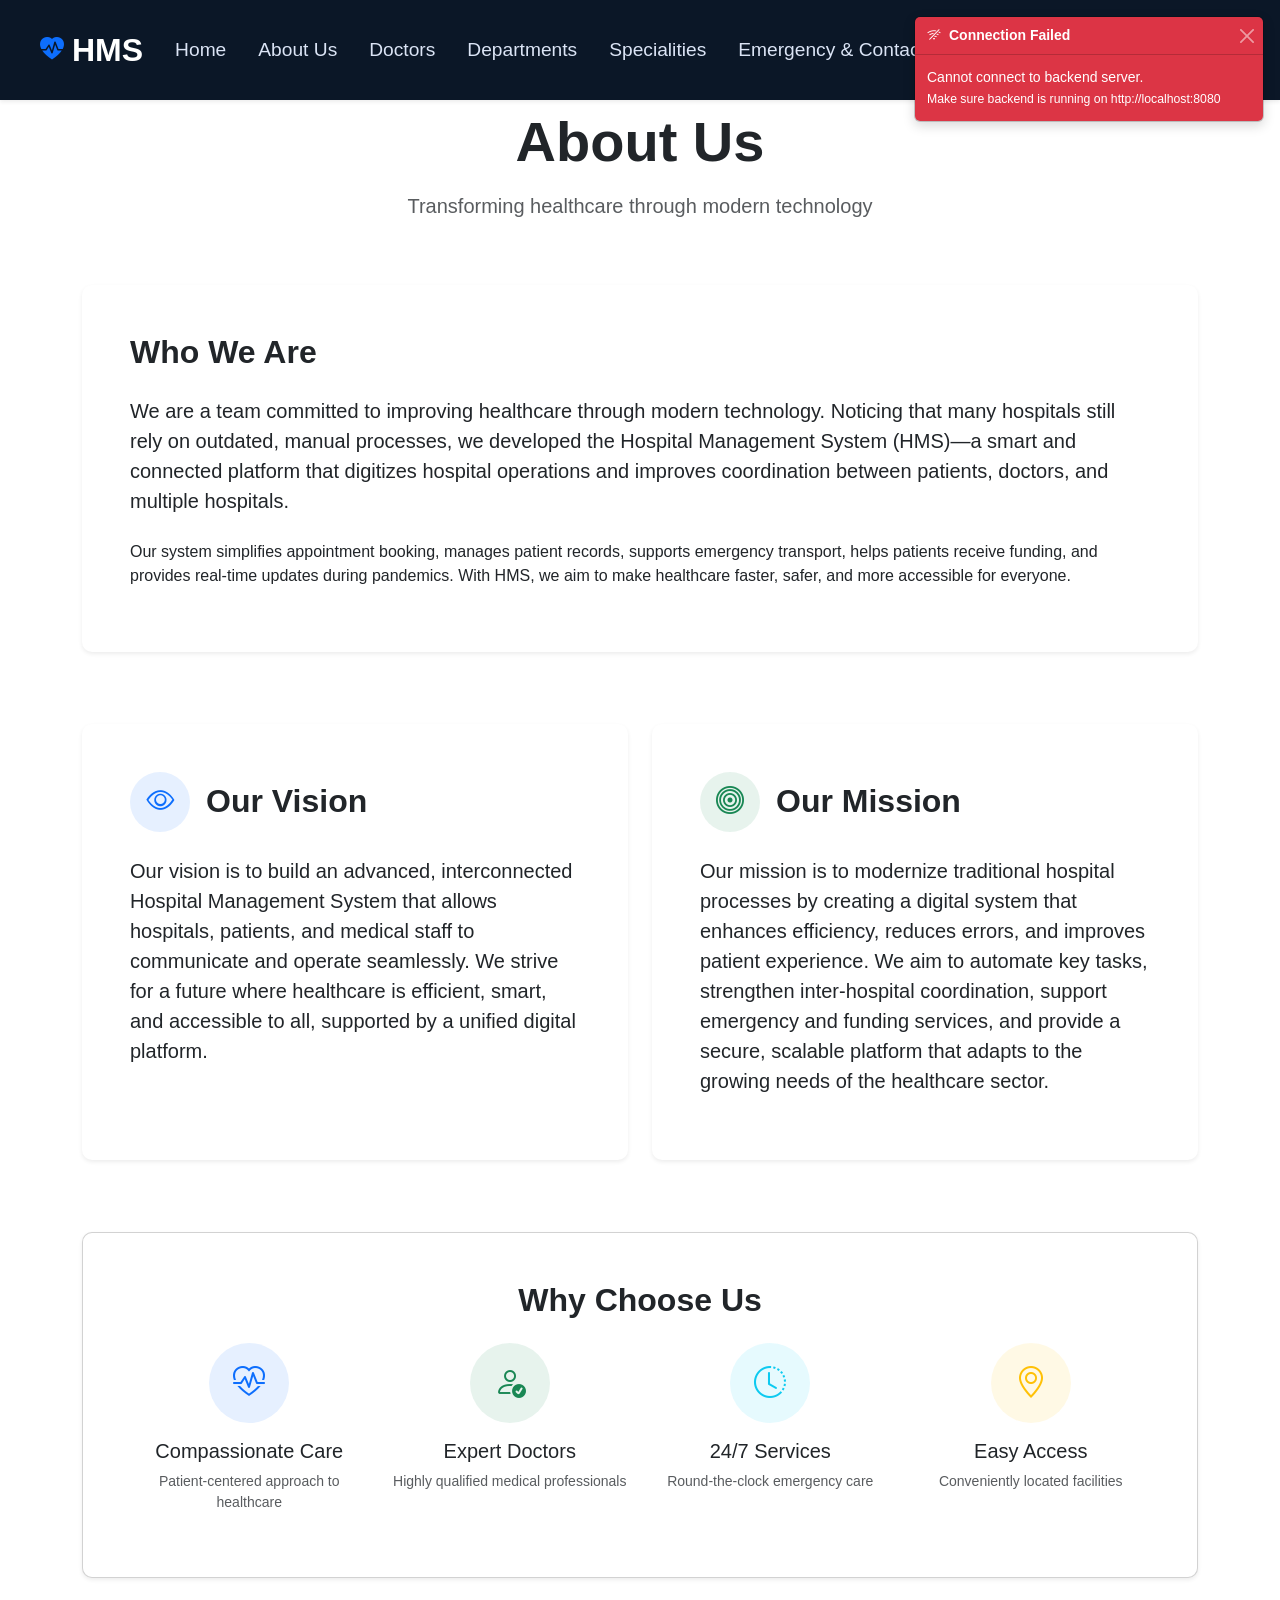
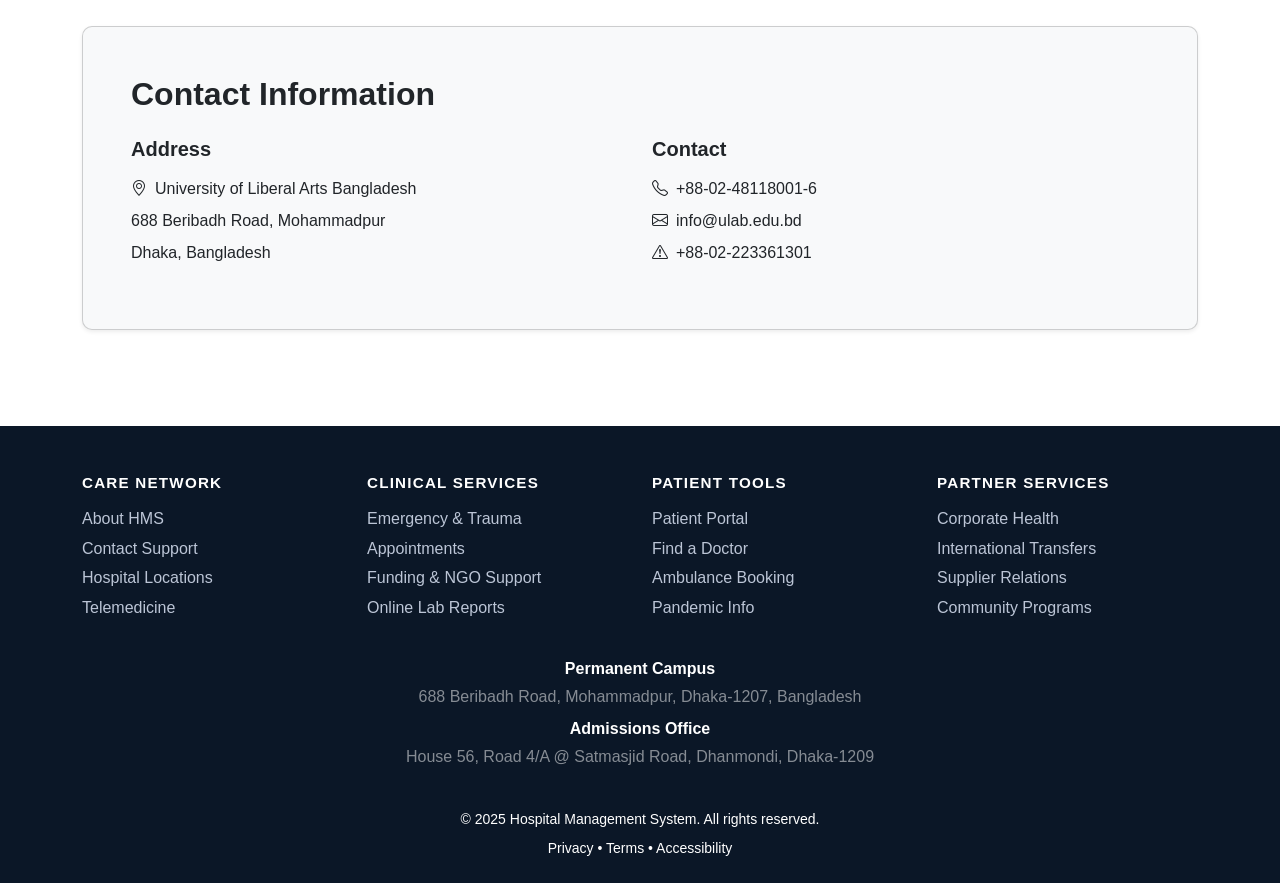
<file: HospitalManagementSystem/HospitalManagementSystem/hospital-frontend-html/about.html>
<!DOCTYPE html>
<html lang="en">
<head>
    <meta charset="UTF-8">
    <meta name="viewport" content="width=device-width, initial-scale=1.0">
    <title>About Us - Hospital Management System</title>
    <link href="https://cdn.jsdelivr.net/npm/bootstrap@5.3.2/dist/css/bootstrap.min.css" rel="stylesheet">
    <link rel="stylesheet" href="https://cdn.jsdelivr.net/npm/bootstrap-icons@1.11.1/font/bootstrap-icons.css">
    <link rel="stylesheet" href="css/style.css">
    <style>
        /* Add padding to body to accommodate fixed navbar */
        body {
            padding-top: 60px;
        }
    </style>
</head>
<body>
    <!-- Connection Status Notification -->
    <div class="position-fixed top-0 end-0 p-3" style="z-index: 9999;">
        <div id="connectionToast" class="toast" role="alert" aria-live="assertive" aria-atomic="true">
            <div class="toast-header">
                <i class="bi bi-wifi me-2" id="connectionIcon"></i>
                <strong class="me-auto" id="connectionTitle">Checking Connection...</strong>
                <button type="button" class="btn-close" data-bs-dismiss="toast"></button>
            </div>
            <div class="toast-body" id="connectionMessage">
                Connecting to backend server...
            </div>
        </div>
    </div>

    <!-- Navigation -->
    <nav class="navbar navbar-expand-lg navbar-light bg-white shadow-sm fixed-top">
        <div class="container-fluid d-flex align-items-center h-100 px-3">
            <a class="navbar-brand d-flex align-items-center ms-4" href="index.html">
                <i class="bi bi-heart-pulse-fill text-primary me-2 fs-4"></i>
                <span class="fw-bold">HMS</span>
            </a>
            <button class="navbar-toggler" type="button" data-bs-toggle="collapse" data-bs-target="#navbarNav">
                <span class="navbar-toggler-icon"></span>
            </button>
            <div class="collapse navbar-collapse" id="navbarNav">
                <ul class="navbar-nav me-auto">
                    <li class="nav-item"><a class="nav-link" href="index.html">Home</a></li>
                    <li class="nav-item"><a class="nav-link active" href="about.html">About Us</a></li>
                    <li class="nav-item"><a class="nav-link" href="doctors.html">Doctors</a></li>
                    <li class="nav-item"><a class="nav-link" href="departments.html">Departments</a></li>
                    <li class="nav-item"><a class="nav-link" href="index.html#specialities">Specialities</a></li>
                    <li class="nav-item"><a class="nav-link" href="emergency.html">Emergency &amp; Contact</a></li>
                </ul>
                <ul class="navbar-nav ms-auto me-4">
                    <li class="nav-item"><a class="nav-link" href="login.html">Login</a></li>
                    <li class="nav-item"><a class="nav-link" href="register.html">Register</a></li>
                </ul>
            </div>
        </div>
    </nav>

    <!-- Main Content -->
    <main class="container my-5">
        <div class="row mb-5">
            <div class="col-12 text-center">
                <h1 class="display-4 fw-bold mb-3">About Us</h1>
                <p class="lead text-muted">Transforming healthcare through modern technology</p>
            </div>
        </div>

        <!-- Introduction Section -->
        <div class="row mb-5">
            <div class="col-12">
                <div class="card shadow-sm border-0 mb-4">
                    <div class="card-body p-5">
                        <h2 class="fw-bold mb-4">Who We Are</h2>
                        <p class="lead mb-4">We are a team committed to improving healthcare through modern technology. Noticing that many hospitals still rely on outdated, manual processes, we developed the Hospital Management System (HMS)—a smart and connected platform that digitizes hospital operations and improves coordination between patients, doctors, and multiple hospitals.</p>
                        <p class="mb-3">Our system simplifies appointment booking, manages patient records, supports emergency transport, helps patients receive funding, and provides real-time updates during pandemics. With HMS, we aim to make healthcare faster, safer, and more accessible for everyone.</p>
                    </div>
                </div>
            </div>
        </div>

        <!-- Vision and Mission Section -->
        <div class="row mb-5">
            <div class="col-md-6 mb-4">
                <div class="card shadow-sm border-0 h-100">
                    <div class="card-body p-5">
                        <div class="d-flex align-items-center mb-4">
                            <div class="bg-primary bg-opacity-10 rounded-circle d-inline-flex align-items-center justify-content-center me-3" style="width: 60px; height: 60px;">
                                <i class="bi bi-eye fs-3 text-primary"></i>
                            </div>
                            <h2 class="fw-bold mb-0">Our Vision</h2>
                        </div>
                        <p class="lead">Our vision is to build an advanced, interconnected Hospital Management System that allows hospitals, patients, and medical staff to communicate and operate seamlessly. We strive for a future where healthcare is efficient, smart, and accessible to all, supported by a unified digital platform.</p>
                    </div>
                </div>
            </div>
            <div class="col-md-6 mb-4">
                <div class="card shadow-sm border-0 h-100">
                    <div class="card-body p-5">
                        <div class="d-flex align-items-center mb-4">
                            <div class="bg-success bg-opacity-10 rounded-circle d-inline-flex align-items-center justify-content-center me-3" style="width: 60px; height: 60px;">
                                <i class="bi bi-bullseye fs-3 text-success"></i>
                            </div>
                            <h2 class="fw-bold mb-0">Our Mission</h2>
                        </div>
                        <p class="lead">Our mission is to modernize traditional hospital processes by creating a digital system that enhances efficiency, reduces errors, and improves patient experience. We aim to automate key tasks, strengthen inter-hospital coordination, support emergency and funding services, and provide a secure, scalable platform that adapts to the growing needs of the healthcare sector.</p>
                    </div>
                </div>
            </div>
        </div>

        <div class="card shadow-sm mb-5">
            <div class="card-body p-5">
                <h2 class="fw-bold mb-4 text-center">Why Choose Us</h2>
                <div class="row g-4">
                    <div class="col-md-6 col-lg-3 text-center">
                        <div class="bg-primary bg-opacity-10 rounded-circle d-inline-flex align-items-center justify-content-center mb-3" style="width: 80px; height: 80px;">
                            <i class="bi bi-heart-pulse fs-2 text-primary"></i>
                        </div>
                        <h5>Compassionate Care</h5>
                        <p class="text-muted small">Patient-centered approach to healthcare</p>
                    </div>
                    <div class="col-md-6 col-lg-3 text-center">
                        <div class="bg-success bg-opacity-10 rounded-circle d-inline-flex align-items-center justify-content-center mb-3" style="width: 80px; height: 80px;">
                            <i class="bi bi-person-check fs-2 text-success"></i>
                        </div>
                        <h5>Expert Doctors</h5>
                        <p class="text-muted small">Highly qualified medical professionals</p>
                    </div>
                    <div class="col-md-6 col-lg-3 text-center">
                        <div class="bg-info bg-opacity-10 rounded-circle d-inline-flex align-items-center justify-content-center mb-3" style="width: 80px; height: 80px;">
                            <i class="bi bi-clock-history fs-2 text-info"></i>
                        </div>
                        <h5>24/7 Services</h5>
                        <p class="text-muted small">Round-the-clock emergency care</p>
                    </div>
                    <div class="col-md-6 col-lg-3 text-center">
                        <div class="bg-warning bg-opacity-10 rounded-circle d-inline-flex align-items-center justify-content-center mb-3" style="width: 80px; height: 80px;">
                            <i class="bi bi-geo-alt fs-2 text-warning"></i>
                        </div>
                        <h5>Easy Access</h5>
                        <p class="text-muted small">Conveniently located facilities</p>
                    </div>
                </div>
            </div>
        </div>

        <div class="card shadow-sm bg-light">
            <div class="card-body p-5">
                <h2 class="fw-bold mb-4">Contact Information</h2>
                <div class="row">
                    <div class="col-md-6">
                        <h5 class="fw-bold mb-3">Address</h5>
                        <p class="mb-2"><i class="bi bi-geo-alt me-2"></i>University of Liberal Arts Bangladesh</p>
                        <p class="mb-2">688 Beribadh Road, Mohammadpur</p>
                        <p>Dhaka, Bangladesh</p>
                    </div>
                    <div class="col-md-6">
                        <h5 class="fw-bold mb-3">Contact</h5>
                        <p class="mb-2"><i class="bi bi-telephone me-2"></i>+88-02-48118001-6</p>
                        <p class="mb-2"><i class="bi bi-envelope me-2"></i>info@ulab.edu.bd</p>
                        <p><i class="bi bi-exclamation-triangle me-2"></i>+88-02-223361301</p>
                    </div>
                </div>
            </div>
        </div>
    </main>

    <!-- Footer -->
    <footer class="site-footer pt-5 pb-4 mt-5">
        <div class="container">
            <div class="row g-4">
                <div class="col-md-3">
                    <h6 class="footer-heading">Care Network</h6>
                    <ul class="footer-links">
                        <li><a href="#">About HMS</a></li>
                        <li><a href="#">Contact Support</a></li>
                        <li><a href="#">Hospital Locations</a></li>
                        <li><a href="#">Telemedicine</a></li>
                    </ul>
                </div>
                <div class="col-md-3">
                    <h6 class="footer-heading">Clinical Services</h6>
                    <ul class="footer-links">
                        <li><a href="#">Emergency & Trauma</a></li>
                        <li><a href="#">Appointments</a></li>
                        <li><a href="#">Funding & NGO Support</a></li>
                        <li><a href="#">Online Lab Reports</a></li>
                    </ul>
                </div>
                <div class="col-md-3">
                    <h6 class="footer-heading">Patient Tools</h6>
                    <ul class="footer-links">
                        <li><a href="#">Patient Portal</a></li>
                        <li><a href="#">Find a Doctor</a></li>
                        <li><a href="#">Ambulance Booking</a></li>
                        <li><a href="#">Pandemic Info</a></li>
                    </ul>
                </div>
                <div class="col-md-3">
                    <h6 class="footer-heading">Partner Services</h6>
                    <ul class="footer-links">
                        <li><a href="#">Corporate Health</a></li>
                        <li><a href="#">International Transfers</a></li>
                        <li><a href="#">Supplier Relations</a></li>
                        <li><a href="#">Community Programs</a></li>
                    </ul>
                </div>
            </div>
            <div class="row g-4 mt-2">
                <div class="col-12 col-lg-8 mx-auto text-center">
                    <p class="mb-1 fw-semibold text-white">Permanent Campus</p>
                    <p class="mb-2 text-white-50">688 Beribadh Road, Mohammadpur, Dhaka-1207, Bangladesh</p>
                    <p class="mb-1 fw-semibold text-white">Admissions Office</p>
                    <p class="mb-0 text-white-50">House 56, Road 4/A @ Satmasjid Road, Dhanmondi, Dhaka-1209</p>
                </div>
            </div>
            <div class="row g-4 mt-3">
                <div class="col-12 text-center">
                    <p class="mb-2 small text-white">&copy; 2025 Hospital Management System. All rights reserved.</p>
                    <p class="mb-0 small text-white">Privacy • Terms • Accessibility</p>
                </div>
            </div>
        </div>
    </footer>

    <script src="https://cdn.jsdelivr.net/npm/bootstrap@5.3.2/dist/js/bootstrap.bundle.min.js"></script>
    <script src="js/api.js"></script>
    <script src="js/main.js"></script>
</body>
</html>
</file>
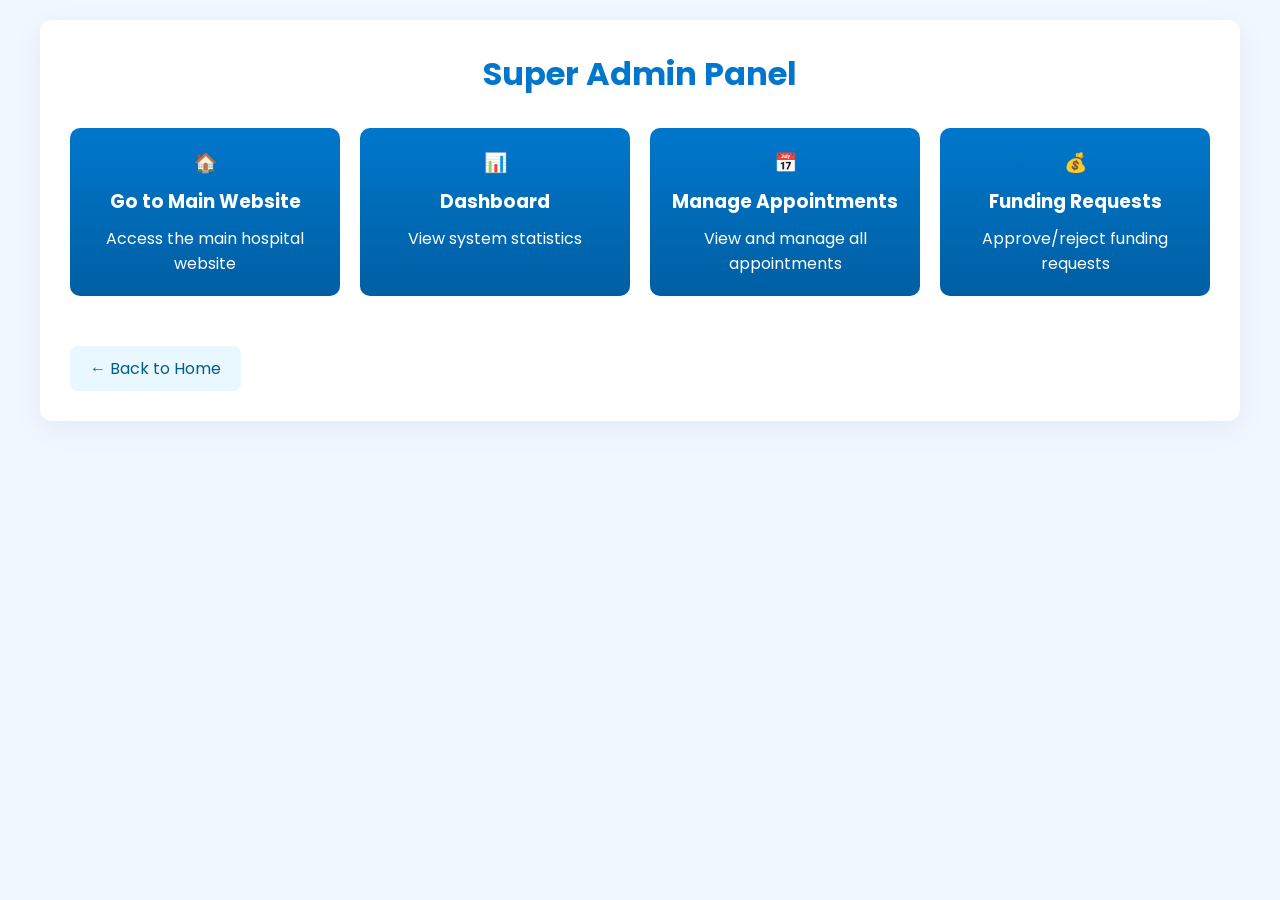
<file: HospitalManagementSystem/HospitalManagementSystem/hospital-frontend-html/admin-panel.html>
<!DOCTYPE html>
<html lang="en">
<head>
  <meta charset="UTF-8" />
  <meta name="viewport" content="width=device-width, initial-scale=1.0"/>
  <title>Super Admin Panel - 24/7 HealthCare+</title>
  <link href="https://fonts.googleapis.com/css2?family=Poppins:wght@400;600;700&display=swap" rel="stylesheet">
  <style>
    * { box-sizing: border-box; margin: 0; padding: 0; }
    body {
      font-family: 'Poppins', sans-serif;
      background: #f0f7ff;
      min-height: 100vh;
      padding: 20px;
    }
    .admin-container {
      max-width: 1200px;
      margin: 0 auto;
      background: white;
      border-radius: 12px;
      padding: 30px;
      box-shadow: 0 8px 30px rgba(10,30,60,0.06);
    }
    h1 {
      color: #0077cc;
      margin-bottom: 30px;
      text-align: center;
    }
    .admin-grid {
      display: grid;
      grid-template-columns: repeat(auto-fit, minmax(250px, 1fr));
      gap: 20px;
      margin-bottom: 30px;
    }
    .admin-card {
      background: linear-gradient(180deg,#0077cc,#005fa3);
      color: #fff;
      padding: 20px;
      border-radius: 10px;
      text-align: center;
      cursor: pointer;
      transition: transform .25s ease;
    }
    .admin-card:hover {
      transform: translateY(-6px);
    }
    .admin-card h3 {
      margin-bottom: 10px;
    }
    .back-btn {
      display: inline-block;
      padding: 10px 20px;
      background: #e9f7ff;
      color: #005f8a;
      text-decoration: none;
      border-radius: 8px;
      margin-top: 20px;
    }
  </style>
</head>
<body>
  <div class="admin-container">
    <h1>Super Admin Panel</h1>
    <div class="admin-grid">
      <div class="admin-card" onclick="window.location.href='index.html'">
        <h3>🏠</h3>
        <h3>Go to Main Website</h3>
        <p>Access the main hospital website</p>
      </div>
      <div class="admin-card" onclick="window.location.href='admin-dashboard.html'">
        <h3>📊</h3>
        <h3>Dashboard</h3>
        <p>View system statistics</p>
      </div>
      <div class="admin-card" onclick="window.location.href='admin-appointments.html'">
        <h3>📅</h3>
        <h3>Manage Appointments</h3>
        <p>View and manage all appointments</p>
      </div>
      <div class="admin-card" onclick="window.location.href='admin-funding.html'">
        <h3>💰</h3>
        <h3>Funding Requests</h3>
        <p>Approve/reject funding requests</p>
      </div>
    </div>
    <a href="index.html" class="back-btn">← Back to Home</a>
  </div>
</body>
</html>
</file>
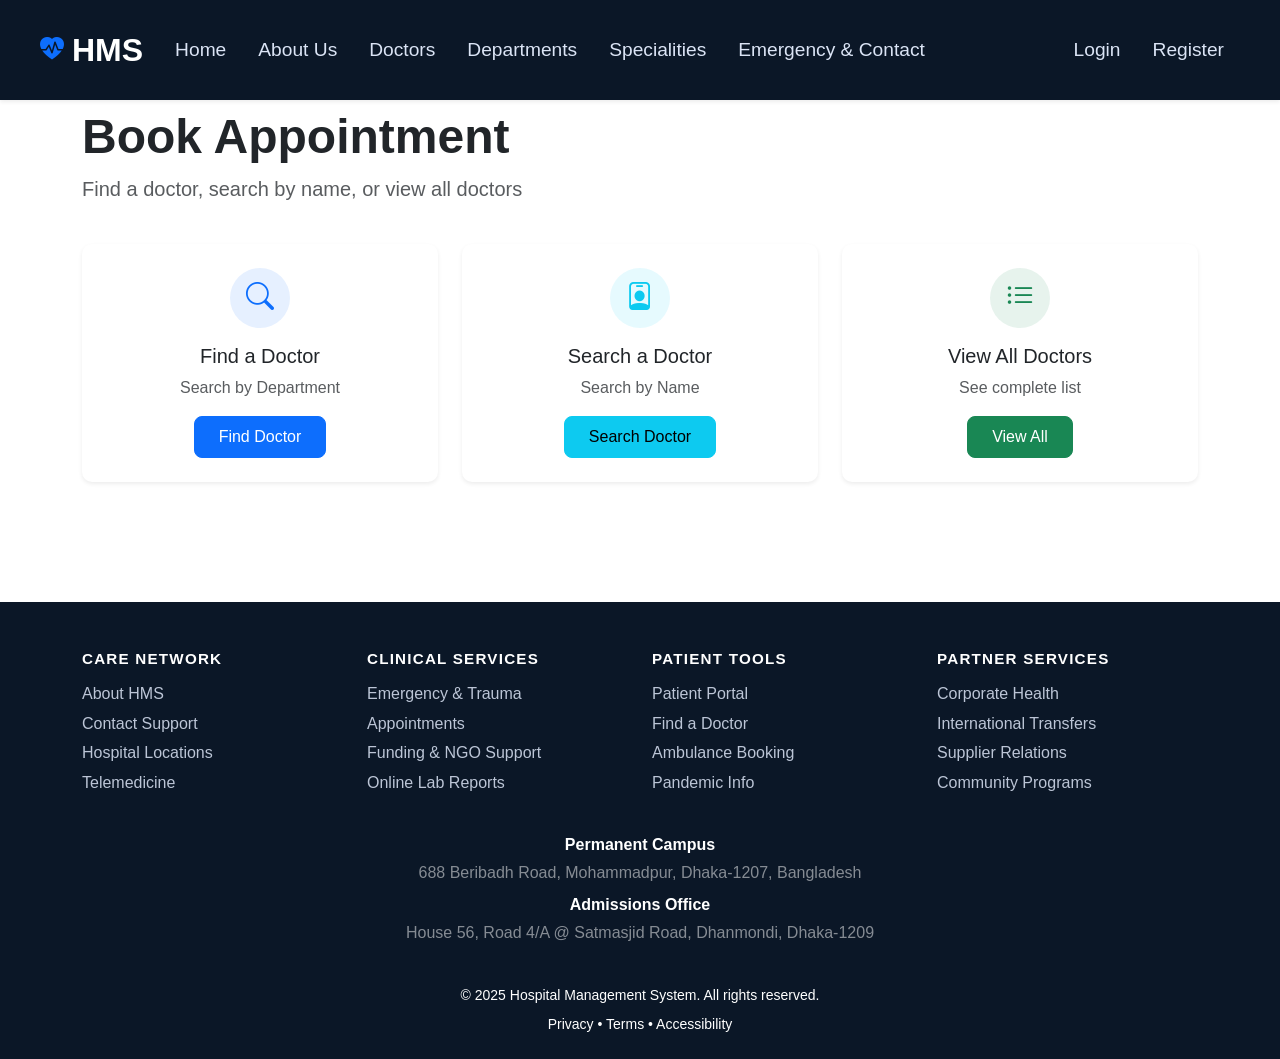
<file: HospitalManagementSystem/HospitalManagementSystem/hospital-frontend-html/appointments.html>
<!DOCTYPE html>
<html lang="en">
<head>
    <meta charset="UTF-8">
    <meta name="viewport" content="width=device-width, initial-scale=1.0">
    <title>Appointments - Hospital Management System</title>
    <link href="https://cdn.jsdelivr.net/npm/bootstrap@5.3.2/dist/css/bootstrap.min.css" rel="stylesheet">
    <link rel="stylesheet" href="https://cdn.jsdelivr.net/npm/bootstrap-icons@1.11.1/font/bootstrap-icons.css">
    <link rel="stylesheet" href="css/style.css">
    <style>
        /* Add padding to body to accommodate fixed navbar */
        body {
            padding-top: 60px;
        }
    </style>
</head>
<body>
    <!-- Navigation -->
    <nav class="navbar navbar-expand-lg navbar-light bg-white shadow-sm fixed-top">
        <div class="container-fluid d-flex align-items-center h-100 px-3">
            <a class="navbar-brand d-flex align-items-center ms-4" href="index.html">
                <i class="bi bi-heart-pulse-fill text-primary me-2 fs-4"></i>
                <span class="fw-bold">HMS</span>
            </a>
            <button class="navbar-toggler" type="button" data-bs-toggle="collapse" data-bs-target="#navbarNav">
                <span class="navbar-toggler-icon"></span>
            </button>
            <div class="collapse navbar-collapse" id="navbarNav">
                <ul class="navbar-nav me-auto">
                    <li class="nav-item"><a class="nav-link" href="index.html">Home</a></li>
                    <li class="nav-item"><a class="nav-link" href="about.html">About Us</a></li>
                    <li class="nav-item"><a class="nav-link" href="doctors.html">Doctors</a></li>
                    <li class="nav-item"><a class="nav-link" href="departments.html">Departments</a></li>
                    <li class="nav-item"><a class="nav-link" href="index.html#specialities">Specialities</a></li>
                    <li class="nav-item"><a class="nav-link" href="emergency.html">Emergency &amp; Contact</a></li>
                </ul>
                <ul class="navbar-nav ms-auto me-4">
                    <li class="nav-item"><a class="nav-link" href="login.html">Login</a></li>
                    <li class="nav-item"><a class="nav-link" href="register.html">Register</a></li>
                </ul>
            </div>
        </div>
    </nav>

    <!-- Main Content -->
    <main class="container my-5">
        <div class="row mb-4">
            <div class="col-12">
                <h1 class="display-5 fw-bold">Book Appointment</h1>
                <p class="lead text-muted">Find a doctor, search by name, or view all doctors</p>
            </div>
        </div>

        <!-- Main Options -->
        <div id="mainOptions" class="row g-4 mb-4">
            <div class="col-md-4">
                <div class="card h-100 shadow-sm border-0 text-center">
                    <div class="card-body p-4">
                        <div class="bg-primary bg-opacity-10 rounded-circle d-inline-flex align-items-center justify-content-center mb-3" style="width: 60px; height: 60px;">
                            <i class="bi bi-search fs-3 text-primary"></i>
                        </div>
                        <h5 class="card-title">Find a Doctor</h5>
                        <p class="card-text text-muted">Search by Department</p>
                        <button class="btn btn-primary" onclick="showFindDoctor()">Find Doctor</button>
                    </div>
                </div>
            </div>
            <div class="col-md-4">
                <div class="card h-100 shadow-sm border-0 text-center">
                    <div class="card-body p-4">
                        <div class="bg-info bg-opacity-10 rounded-circle d-inline-flex align-items-center justify-content-center mb-3" style="width: 60px; height: 60px;">
                            <i class="bi bi-person-badge fs-3 text-info"></i>
                        </div>
                        <h5 class="card-title">Search a Doctor</h5>
                        <p class="card-text text-muted">Search by Name</p>
                        <button class="btn btn-info" onclick="showSearchDoctor()">Search Doctor</button>
                    </div>
                </div>
            </div>
            <div class="col-md-4">
                <div class="card h-100 shadow-sm border-0 text-center">
                    <div class="card-body p-4">
                        <div class="bg-success bg-opacity-10 rounded-circle d-inline-flex align-items-center justify-content-center mb-3" style="width: 60px; height: 60px;">
                            <i class="bi bi-list-ul fs-3 text-success"></i>
                        </div>
                        <h5 class="card-title">View All Doctors</h5>
                        <p class="card-text text-muted">See complete list</p>
                        <button class="btn btn-success" onclick="showAllDoctors()">View All</button>
                    </div>
                </div>
            </div>
                            </div>
                            
        <!-- Find Doctor by Department -->
        <div id="findDoctorSection" class="d-none">
            <div class="card shadow-sm mb-4">
                <div class="card-header bg-primary text-white">
                    <h5 class="mb-0"><i class="bi bi-building me-2"></i>Find a Doctor by Department</h5>
                                </div>
                <div class="card-body">
                    <select id="departmentSelect" class="form-select mb-3" onchange="loadDoctorsByDepartment()">
                        <option value="">Select Department</option>
                                    </select>
                    <div id="departmentDoctors" class="row g-3"></div>
                    <button class="btn btn-secondary mt-3" onclick="showMainOptions()">← Back</button>
                </div>
                                </div>
                            </div>
                            
        <!-- Search Doctor by Name -->
        <div id="searchDoctorSection" class="d-none">
            <div class="card shadow-sm mb-4">
                <div class="card-header bg-info text-white">
                    <h5 class="mb-0"><i class="bi bi-search me-2"></i>Search a Doctor by Name</h5>
                </div>
                <div class="card-body">
                    <input type="text" id="doctorNameSearch" class="form-control mb-3" placeholder="Enter doctor name (e.g., Dr. James Carter)" onkeyup="searchDoctorsByName()">
                    <div id="searchResults" class="row g-3"></div>
                    <button class="btn btn-secondary mt-3" onclick="showMainOptions()">← Back</button>
                </div>
                            </div>
                            </div>
                            
        <!-- View All Doctors -->
        <div id="allDoctorsSection" class="d-none">
            <div class="card shadow-sm mb-4">
                <div class="card-header bg-success text-white">
                    <h5 class="mb-0"><i class="bi bi-list-ul me-2"></i>All Doctors</h5>
                </div>
                <div class="card-body">
                    <div id="allDoctorsList" class="row g-3"></div>
                    <button class="btn btn-secondary mt-3" onclick="showMainOptions()">← Back</button>
                    </div>
                </div>
            </div>

        <!-- Doctor Profile & Appointment Form -->
        <div id="doctorProfileSection" class="d-none">
                <div class="card shadow-sm">
                <div class="card-header bg-primary text-white">
                    <h5 class="mb-0" id="profileDoctorName">Doctor Profile</h5>
                    </div>
                    <div class="card-body">
                    <div id="doctorProfileDetails" class="mb-4"></div>
                    <div class="card bg-light">
                        <div class="card-body">
                            <h5 class="card-title mb-3">Request Appointment</h5>
                            <form id="appointmentForm">
                                <div class="row g-3">
                                    <div class="col-md-6">
                                        <label class="form-label">Patient ID</label>
                                        <input type="text" class="form-control" id="patientId" required placeholder="e.g., 242241">
                                    </div>
                                    <div class="col-md-6">
                                        <label class="form-label">Full Name</label>
                                        <input type="text" class="form-control" id="patientName" required>
                                    </div>
                                    <div class="col-md-6">
                                        <label class="form-label">Age</label>
                                        <input type="number" class="form-control" id="patientAge" required>
                                    </div>
                                    <div class="col-md-6">
                                        <label class="form-label">Gender</label>
                                        <select class="form-select" id="patientGender" required>
                                            <option value="">Select</option>
                                            <option>Male</option>
                                            <option>Female</option>
                                            <option>Other</option>
                                        </select>
                                    </div>
                                    <div class="col-md-6">
                                        <label class="form-label">Phone</label>
                                        <input type="tel" class="form-control" id="patientPhone" required>
                                    </div>
                                    <div class="col-md-6">
                                        <label class="form-label">Email</label>
                                        <input type="email" class="form-control" id="patientEmail" required>
                                    </div>
                                    <div class="col-md-6">
                                        <label class="form-label">Preferred Date</label>
                                        <input type="date" class="form-control" id="appointmentDate" required>
                                    </div>
                                    <div class="col-md-6">
                                        <label class="form-label">Preferred Time</label>
                                        <select class="form-select" id="appointmentTime" required>
                                            <option value="">Select</option>
                                            <option>09:00 AM - 11:00 AM</option>
                                            <option>11:00 AM - 01:00 PM</option>
                                            <option>02:00 PM - 04:00 PM</option>
                                            <option>04:00 PM - 06:00 PM</option>
                                        </select>
                                    </div>
                                    <div class="col-12">
                                        <label class="form-label">Symptoms / Reason</label>
                                        <textarea class="form-control" id="symptoms" rows="3" required placeholder="Describe your symptoms or reason for visit"></textarea>
                                    </div>
                                    <div class="col-12">
                                        <button type="submit" class="btn btn-primary">Submit Appointment Request</button>
                                        <button type="button" class="btn btn-secondary" onclick="showMainOptions()">← Back</button>
                                    </div>
                            </div>
                            </form>
                        </div>
                    </div>
                </div>
            </div>
        </div>
    </main>

    <!-- Footer -->
    <footer class="site-footer pt-5 pb-4 mt-5">
        <div class="container">
            <div class="row g-4">
                <div class="col-md-3">
                    <h6 class="footer-heading">Care Network</h6>
                    <ul class="footer-links">
                        <li><a href="#">About HMS</a></li>
                        <li><a href="#">Contact Support</a></li>
                        <li><a href="#">Hospital Locations</a></li>
                        <li><a href="#">Telemedicine</a></li>
                    </ul>
                </div>
                <div class="col-md-3">
                    <h6 class="footer-heading">Clinical Services</h6>
                    <ul class="footer-links">
                        <li><a href="#">Emergency & Trauma</a></li>
                        <li><a href="#">Appointments</a></li>
                        <li><a href="#">Funding & NGO Support</a></li>
                        <li><a href="#">Online Lab Reports</a></li>
                    </ul>
                </div>
                <div class="col-md-3">
                    <h6 class="footer-heading">Patient Tools</h6>
                    <ul class="footer-links">
                        <li><a href="#">Patient Portal</a></li>
                        <li><a href="#">Find a Doctor</a></li>
                        <li><a href="#">Ambulance Booking</a></li>
                        <li><a href="#">Pandemic Info</a></li>
                    </ul>
                </div>
                <div class="col-md-3">
                    <h6 class="footer-heading">Partner Services</h6>
                    <ul class="footer-links">
                        <li><a href="#">Corporate Health</a></li>
                        <li><a href="#">International Transfers</a></li>
                        <li><a href="#">Supplier Relations</a></li>
                        <li><a href="#">Community Programs</a></li>
                    </ul>
                </div>
            </div>
            <div class="row g-4 mt-2">
                <div class="col-12 col-lg-8 mx-auto text-center">
                    <p class="mb-1 fw-semibold text-white">Permanent Campus</p>
                    <p class="mb-2 text-white-50">688 Beribadh Road, Mohammadpur, Dhaka-1207, Bangladesh</p>
                    <p class="mb-1 fw-semibold text-white">Admissions Office</p>
                    <p class="mb-0 text-white-50">House 56, Road 4/A @ Satmasjid Road, Dhanmondi, Dhaka-1209</p>
                </div>
            </div>
            <div class="row g-4 mt-3">
                <div class="col-12 text-center">
                    <p class="mb-2 small text-white">&copy; 2025 Hospital Management System. All rights reserved.</p>
                    <p class="mb-0 small text-white">Privacy • Terms • Accessibility</p>
                </div>
            </div>
        </div>
    </footer>

    <script src="https://cdn.jsdelivr.net/npm/bootstrap@5.3.2/dist/js/bootstrap.bundle.min.js"></script>
    <script>
        const API_BASE = 'http://localhost:8080/api';
        let selectedDoctor = null;

        window.onload = function() {
            loadDepartments();
            setMinDate();
        };

        function setMinDate() {
            const today = new Date().toISOString().split('T')[0];
            document.getElementById('appointmentDate').setAttribute('min', today);
        }

        function showMainOptions() {
            document.getElementById('mainOptions').classList.remove('d-none');
            document.getElementById('findDoctorSection').classList.add('d-none');
            document.getElementById('searchDoctorSection').classList.add('d-none');
            document.getElementById('allDoctorsSection').classList.add('d-none');
            document.getElementById('doctorProfileSection').classList.add('d-none');
        }

        function showFindDoctor() {
            document.getElementById('mainOptions').classList.add('d-none');
            document.getElementById('findDoctorSection').classList.remove('d-none');
            document.getElementById('searchDoctorSection').classList.add('d-none');
            document.getElementById('allDoctorsSection').classList.add('d-none');
            document.getElementById('doctorProfileSection').classList.add('d-none');
        }

        function showSearchDoctor() {
            document.getElementById('mainOptions').classList.add('d-none');
            document.getElementById('findDoctorSection').classList.add('d-none');
            document.getElementById('searchDoctorSection').classList.remove('d-none');
            document.getElementById('allDoctorsSection').classList.add('d-none');
            document.getElementById('doctorProfileSection').classList.add('d-none');
        }

        function showAllDoctors() {
            document.getElementById('mainOptions').classList.add('d-none');
            document.getElementById('findDoctorSection').classList.add('d-none');
            document.getElementById('searchDoctorSection').classList.add('d-none');
            document.getElementById('allDoctorsSection').classList.remove('d-none');
            document.getElementById('doctorProfileSection').classList.add('d-none');
            loadAllDoctors();
        }

        async function loadDepartments() {
            try {
                const response = await fetch(`${API_BASE}/doctors/departments`);
                const departments = await response.json();
                const select = document.getElementById('departmentSelect');
                departments.forEach(dept => {
                    const option = document.createElement('option');
                    option.value = dept;
                    option.textContent = dept;
                    select.appendChild(option);
                });
            } catch (error) {
                console.error('Error loading departments:', error);
            }
        }

        async function loadDoctorsByDepartment() {
            const department = document.getElementById('departmentSelect').value;
            if (!department) return;

            try {
                const response = await fetch(`${API_BASE}/doctors/department/${encodeURIComponent(department)}`);
                const doctors = await response.json();
                displayDoctors(doctors, 'departmentDoctors');
            } catch (error) {
                console.error('Error loading doctors:', error);
            }
        }

        async function searchDoctorsByName() {
            const name = document.getElementById('doctorNameSearch').value.trim();
            if (name.length < 2) {
                document.getElementById('searchResults').innerHTML = '';
                return;
            }

            try {
                const response = await fetch(`${API_BASE}/doctors/search?name=${encodeURIComponent(name)}`);
                const doctors = await response.json();
                displayDoctors(doctors, 'searchResults');
            } catch (error) {
                console.error('Error searching doctors:', error);
            }
        }

        async function loadAllDoctors() {
            try {
                const response = await fetch(`${API_BASE}/doctors`);
                const doctors = await response.json();
                displayDoctorsGrouped(doctors, 'allDoctorsList');
            } catch (error) {
                console.error('Error loading all doctors:', error);
            }
        }

        function getDoctorCardTemplate(doctor) {
            return `
                <div class="col-md-6 col-lg-4">
                    <div class="card h-100 shadow-sm">
                        <div class="card-body">
                            <h5 class="card-title text-primary">${doctor.name}</h5>
                            <p class="card-text"><strong>Department:</strong> ${doctor.department}</p>
                            <p class="card-text"><strong>Qualification:</strong> ${doctor.qualification || 'N/A'}</p>
                            <p class="card-text"><strong>Experience:</strong> ${doctor.experienceLevel || 'N/A'}</p>
                            <p class="card-text"><strong>Available:</strong> ${doctor.isAvailable ? 'Yes' : 'No'}</p>
                            <button class="btn btn-primary w-100" onclick="showDoctorProfile(${doctor.id})">View Profile & Book</button>
                        </div>
                    </div>
                </div>
            `;
        }

        function displayDoctors(doctors, containerId) {
            const container = document.getElementById(containerId);
            if (doctors.length === 0) {
                container.innerHTML = '<div class="col-12"><p class="text-center text-muted">No doctors found.</p></div>';
                return;
            }

            container.innerHTML = doctors.map(getDoctorCardTemplate).join('');
        }

        function displayDoctorsGrouped(doctors, containerId) {
            const container = document.getElementById(containerId);
            if (doctors.length === 0) {
                container.innerHTML = '<div class="col-12"><p class="text-center text-muted">No doctors found.</p></div>';
                return;
            }

            const grouped = doctors.reduce((acc, doctor) => {
                const dept = doctor.department || 'General';
                if (!acc[dept]) {
                    acc[dept] = [];
                }
                acc[dept].push(doctor);
                return acc;
            }, {});

            const sortedDepartments = Object.keys(grouped).sort();

            container.innerHTML = sortedDepartments.map(dept => `
                <div class="col-12">
                    <div class="d-flex align-items-center bg-light rounded px-3 py-2 mb-3 border-start border-4 border-primary">
                        <i class="bi bi-diagram-3 text-primary me-2"></i>
                        <h5 class="mb-0">${dept}</h5>
                    </div>
                    <div class="row g-3 mb-4">
                        ${grouped[dept].map(getDoctorCardTemplate).join('')}
                    </div>
                </div>
            `).join('');
        }

        async function showDoctorProfile(doctorId) {
            try {
                const response = await fetch(`${API_BASE}/doctors/${doctorId}`);
                const doctor = await response.json();
                selectedDoctor = doctor;

                document.getElementById('mainOptions').classList.add('d-none');
                document.getElementById('findDoctorSection').classList.add('d-none');
                document.getElementById('searchDoctorSection').classList.add('d-none');
                document.getElementById('allDoctorsSection').classList.add('d-none');
                document.getElementById('doctorProfileSection').classList.remove('d-none');

                document.getElementById('profileDoctorName').textContent = doctor.name;
                document.getElementById('doctorProfileDetails').innerHTML = `
                    <p><strong>Department:</strong> ${doctor.department}</p>
                    <p><strong>Qualification:</strong> ${doctor.qualification || 'N/A'}</p>
                    <p><strong>Experience Level:</strong> ${doctor.experienceLevel || 'N/A'}</p>
                    <p><strong>Email:</strong> ${doctor.email || 'N/A'}</p>
                    <p><strong>Phone:</strong> ${doctor.phone || 'N/A'}</p>
                    <p><strong>Bio:</strong> ${doctor.bio || 'No bio available'}</p>
                    <p><strong>Available Time Slots:</strong> ${doctor.availableSlots ? doctor.availableSlots.join(', ') : 'Contact for availability'}</p>
                `;
            } catch (error) {
                console.error('Error loading doctor profile:', error);
                alert('Error loading doctor profile');
            }
        }

        document.getElementById('appointmentForm').addEventListener('submit', async function(e) {
            e.preventDefault();
            
            if (!selectedDoctor) {
                alert('Please select a doctor first');
                return;
            }

            const appointmentData = {
                patientId: document.getElementById('patientId').value,
                doctorId: selectedDoctor.id,
                appointmentDate: document.getElementById('appointmentDate').value,
                appointmentTime: document.getElementById('appointmentTime').value.split(' - ')[0],
                type: 'IN_PERSON',
                department: selectedDoctor.department,
                symptoms: document.getElementById('symptoms').value
            };

            try {
                const patientResponse = await fetch(`${API_BASE}/patients/by-patient-id/${appointmentData.patientId}`);
                let patient = null;
                if (patientResponse.ok) {
                    patient = await patientResponse.json();
                    appointmentData.patientId = patient.id;
                } else {
                    alert('Patient ID not found. Please register first or use a valid Patient ID.');
                    return;
                }

                const response = await fetch(`${API_BASE}/appointments`, {
                    method: 'POST',
                    headers: { 'Content-Type': 'application/json' },
                    body: JSON.stringify(appointmentData)
                });

                if (response.ok) {
                    alert('Appointment request submitted successfully! You will be notified once it is confirmed.');
                    document.getElementById('appointmentForm').reset();
                    showMainOptions();
                } else {
                    alert('Error submitting appointment request');
                }
            } catch (error) {
                console.error('Error submitting appointment:', error);
                alert('Error submitting appointment request');
            }
        });
    </script>
</body>
</html>
</file>
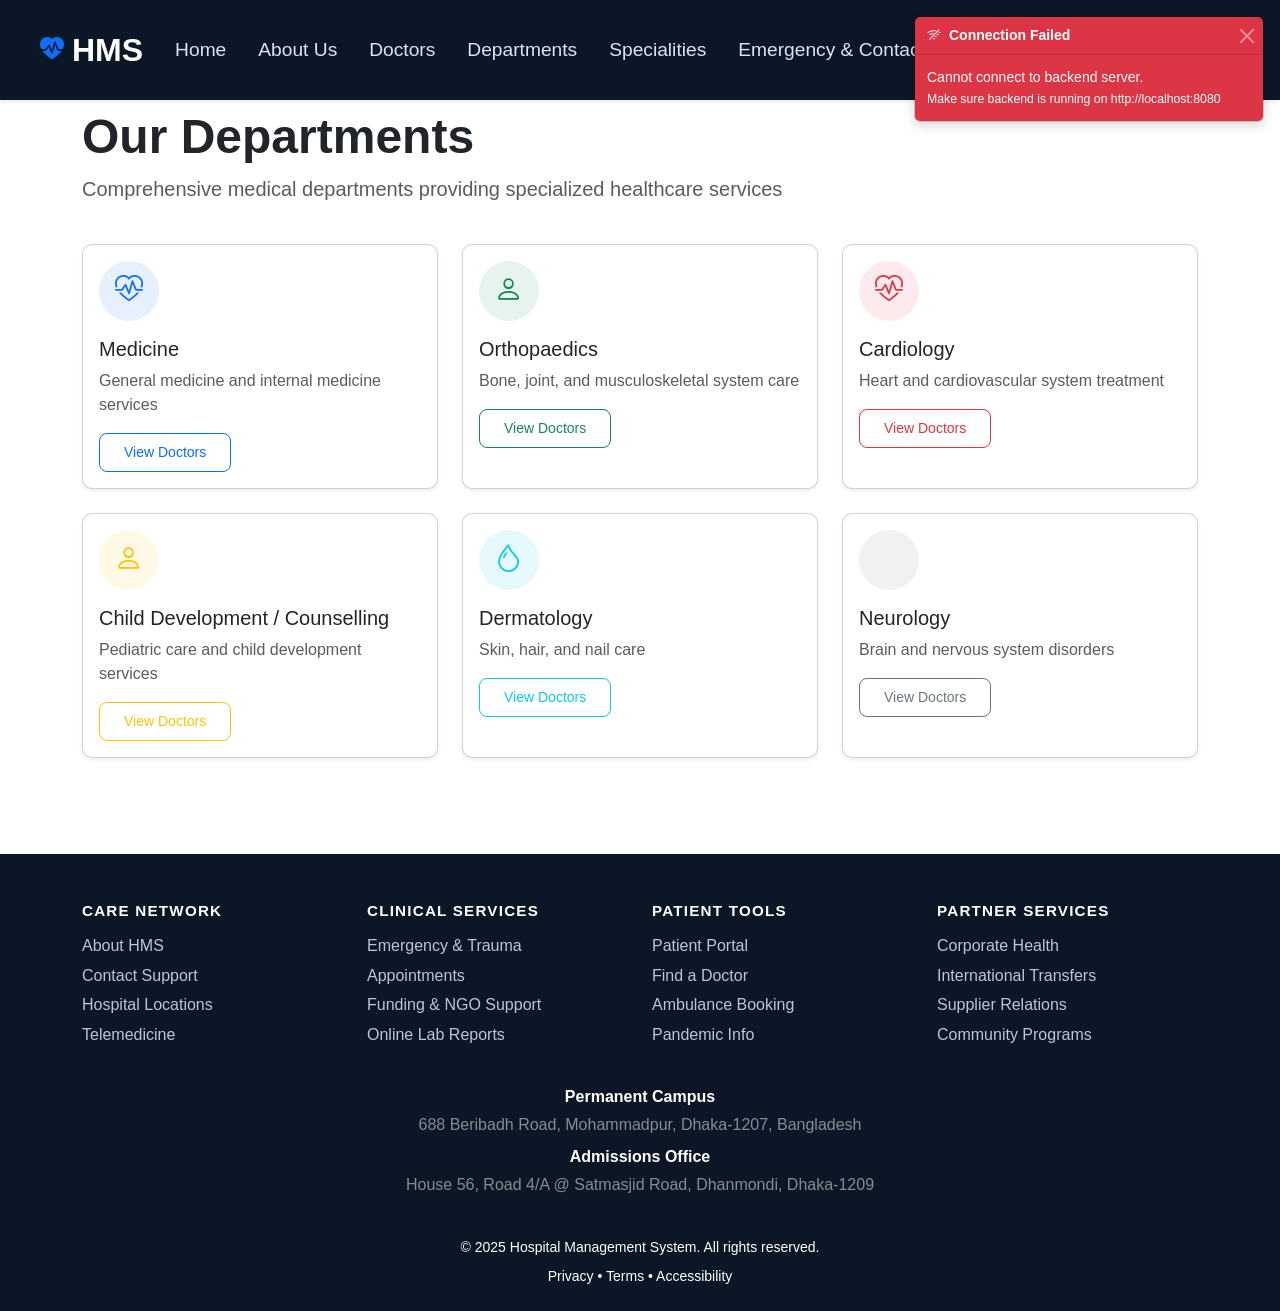
<file: HospitalManagementSystem/HospitalManagementSystem/hospital-frontend-html/departments.html>
<!DOCTYPE html>
<html lang="en">
<head>
    <meta charset="UTF-8">
    <meta name="viewport" content="width=device-width, initial-scale=1.0">
    <title>Departments - Hospital Management System</title>
    <link href="https://cdn.jsdelivr.net/npm/bootstrap@5.3.2/dist/css/bootstrap.min.css" rel="stylesheet">
    <link rel="stylesheet" href="https://cdn.jsdelivr.net/npm/bootstrap-icons@1.11.1/font/bootstrap-icons.css">
    <link rel="stylesheet" href="css/style.css">
    <style>
        /* Add padding to body to accommodate fixed navbar */
        body {
            padding-top: 60px;
        }
    </style>
</head>
<body>
    <!-- Connection Status Notification -->
    <div class="position-fixed top-0 end-0 p-3" style="z-index: 9999;">
        <div id="connectionToast" class="toast" role="alert" aria-live="assertive" aria-atomic="true">
            <div class="toast-header">
                <i class="bi bi-wifi me-2" id="connectionIcon"></i>
                <strong class="me-auto" id="connectionTitle">Checking Connection...</strong>
                <button type="button" class="btn-close" data-bs-dismiss="toast"></button>
            </div>
            <div class="toast-body" id="connectionMessage">
                Connecting to backend server...
            </div>
        </div>
    </div>

    <!-- Navigation -->
    <nav class="navbar navbar-expand-lg navbar-light bg-white shadow-sm fixed-top">
        <div class="container-fluid d-flex align-items-center h-100 px-3">
            <a class="navbar-brand d-flex align-items-center ms-4" href="index.html">
                <i class="bi bi-heart-pulse-fill text-primary me-2 fs-4"></i>
                <span class="fw-bold">HMS</span>
            </a>
            <button class="navbar-toggler" type="button" data-bs-toggle="collapse" data-bs-target="#navbarNav">
                <span class="navbar-toggler-icon"></span>
            </button>
            <div class="collapse navbar-collapse" id="navbarNav">
                <ul class="navbar-nav me-auto">
                    <li class="nav-item"><a class="nav-link" href="index.html">Home</a></li>
                    <li class="nav-item"><a class="nav-link" href="about.html">About Us</a></li>
                    <li class="nav-item"><a class="nav-link" href="doctors.html">Doctors</a></li>
                    <li class="nav-item"><a class="nav-link active" href="departments.html">Departments</a></li>
                    <li class="nav-item"><a class="nav-link" href="index.html#specialities">Specialities</a></li>
                    <li class="nav-item"><a class="nav-link" href="emergency.html">Emergency &amp; Contact</a></li>
                </ul>
                <ul class="navbar-nav ms-auto me-4">
                    <li class="nav-item"><a class="nav-link" href="login.html">Login</a></li>
                    <li class="nav-item"><a class="nav-link" href="register.html">Register</a></li>
                </ul>
            </div>
        </div>
    </nav>

    <!-- Main Content -->
    <main class="container my-5">
        <div class="row mb-4">
            <div class="col-12">
                <h1 class="display-5 fw-bold">Our Departments</h1>
                <p class="lead text-muted">Comprehensive medical departments providing specialized healthcare services</p>
            </div>
        </div>

        <div class="row g-4">
            <div class="col-md-6 col-lg-4">
                <div class="card h-100 shadow-sm">
                    <div class="card-body">
                        <div class="bg-primary bg-opacity-10 rounded-circle d-inline-flex align-items-center justify-content-center mb-3" style="width: 60px; height: 60px;">
                            <i class="bi bi-heart-pulse fs-3 text-primary"></i>
                        </div>
                        <h5 class="card-title">Medicine</h5>
                        <p class="card-text text-muted">General medicine and internal medicine services</p>
                        <a href="doctors.html?department=Medicine" class="btn btn-outline-primary btn-sm">View Doctors</a>
                    </div>
                </div>
            </div>

            <div class="col-md-6 col-lg-4">
                <div class="card h-100 shadow-sm">
                    <div class="card-body">
                        <div class="bg-success bg-opacity-10 rounded-circle d-inline-flex align-items-center justify-content-center mb-3" style="width: 60px; height: 60px;">
                            <i class="bi bi-person fs-3 text-success"></i>
                        </div>
                        <h5 class="card-title">Orthopaedics</h5>
                        <p class="card-text text-muted">Bone, joint, and musculoskeletal system care</p>
                        <a href="doctors.html?department=Orthopaedics" class="btn btn-outline-success btn-sm">View Doctors</a>
                    </div>
                </div>
            </div>

            <div class="col-md-6 col-lg-4">
                <div class="card h-100 shadow-sm">
                    <div class="card-body">
                        <div class="bg-danger bg-opacity-10 rounded-circle d-inline-flex align-items-center justify-content-center mb-3" style="width: 60px; height: 60px;">
                            <i class="bi bi-heart-pulse fs-3 text-danger"></i>
                        </div>
                        <h5 class="card-title">Cardiology</h5>
                        <p class="card-text text-muted">Heart and cardiovascular system treatment</p>
                        <a href="doctors.html?department=Cardiology" class="btn btn-outline-danger btn-sm">View Doctors</a>
                    </div>
                </div>
            </div>

            <div class="col-md-6 col-lg-4">
                <div class="card h-100 shadow-sm">
                    <div class="card-body">
                        <div class="bg-warning bg-opacity-10 rounded-circle d-inline-flex align-items-center justify-content-center mb-3" style="width: 60px; height: 60px;">
                            <i class="bi bi-person fs-3 text-warning"></i>
                        </div>
                        <h5 class="card-title">Child Development / Counselling</h5>
                        <p class="card-text text-muted">Pediatric care and child development services</p>
                        <a href="doctors.html?department=Child Development" class="btn btn-outline-warning btn-sm">View Doctors</a>
                    </div>
                </div>
            </div>

            <div class="col-md-6 col-lg-4">
                <div class="card h-100 shadow-sm">
                    <div class="card-body">
                        <div class="bg-info bg-opacity-10 rounded-circle d-inline-flex align-items-center justify-content-center mb-3" style="width: 60px; height: 60px;">
                            <i class="bi bi-droplet fs-3 text-info"></i>
                        </div>
                        <h5 class="card-title">Dermatology</h5>
                        <p class="card-text text-muted">Skin, hair, and nail care</p>
                        <a href="doctors.html?department=Dermatology" class="btn btn-outline-info btn-sm">View Doctors</a>
                    </div>
                </div>
            </div>

            <div class="col-md-6 col-lg-4">
                <div class="card h-100 shadow-sm">
                    <div class="card-body">
                        <div class="bg-secondary bg-opacity-10 rounded-circle d-inline-flex align-items-center justify-content-center mb-3" style="width: 60px; height: 60px;">
                            <i class="bi bi-brain fs-3 text-secondary"></i>
                        </div>
                        <h5 class="card-title">Neurology</h5>
                        <p class="card-text text-muted">Brain and nervous system disorders</p>
                        <a href="doctors.html?department=Neurology" class="btn btn-outline-secondary btn-sm">View Doctors</a>
                    </div>
                </div>
            </div>
        </div>
    </main>

    <!-- Footer -->
    <!-- Footer -->
    <footer class="site-footer pt-5 pb-4 mt-5">
        <div class="container">
            <div class="row g-4">
                <div class="col-md-3">
                    <h6 class="footer-heading">Care Network</h6>
                    <ul class="footer-links">
                        <li><a href="#">About HMS</a></li>
                        <li><a href="#">Contact Support</a></li>
                        <li><a href="#">Hospital Locations</a></li>
                        <li><a href="#">Telemedicine</a></li>
                    </ul>
                </div>
                <div class="col-md-3">
                    <h6 class="footer-heading">Clinical Services</h6>
                    <ul class="footer-links">
                        <li><a href="#">Emergency & Trauma</a></li>
                        <li><a href="#">Appointments</a></li>
                        <li><a href="#">Funding & NGO Support</a></li>
                        <li><a href="#">Online Lab Reports</a></li>
                    </ul>
                </div>
                <div class="col-md-3">
                    <h6 class="footer-heading">Patient Tools</h6>
                    <ul class="footer-links">
                        <li><a href="#">Patient Portal</a></li>
                        <li><a href="#">Find a Doctor</a></li>
                        <li><a href="#">Ambulance Booking</a></li>
                        <li><a href="#">Pandemic Info</a></li>
                    </ul>
                </div>
                <div class="col-md-3">
                    <h6 class="footer-heading">Partner Services</h6>
                    <ul class="footer-links">
                        <li><a href="#">Corporate Health</a></li>
                        <li><a href="#">International Transfers</a></li>
                        <li><a href="#">Supplier Relations</a></li>
                        <li><a href="#">Community Programs</a></li>
                    </ul>
                </div>
            </div>
            <div class="row g-4 mt-2">
                <div class="col-12 col-lg-8 mx-auto text-center">
                    <p class="mb-1 fw-semibold text-white">Permanent Campus</p>
                    <p class="mb-2 text-white-50">688 Beribadh Road, Mohammadpur, Dhaka-1207, Bangladesh</p>
                    <p class="mb-1 fw-semibold text-white">Admissions Office</p>
                    <p class="mb-0 text-white-50">House 56, Road 4/A @ Satmasjid Road, Dhanmondi, Dhaka-1209</p>
                </div>
            </div>
            <div class="row g-4 mt-3">
                <div class="col-12 text-center">
                    <p class="mb-2 small text-white">&copy; 2025 Hospital Management System. All rights reserved.</p>
                    <p class="mb-0 small text-white">Privacy • Terms • Accessibility</p>
                </div>
            </div>
        </div>
    </footer>


    <script src="https://cdn.jsdelivr.net/npm/bootstrap@5.3.2/dist/js/bootstrap.bundle.min.js"></script>
    <script src="js/api.js"></script>
    <script src="js/main.js"></script>
</body>
</html>
</file>
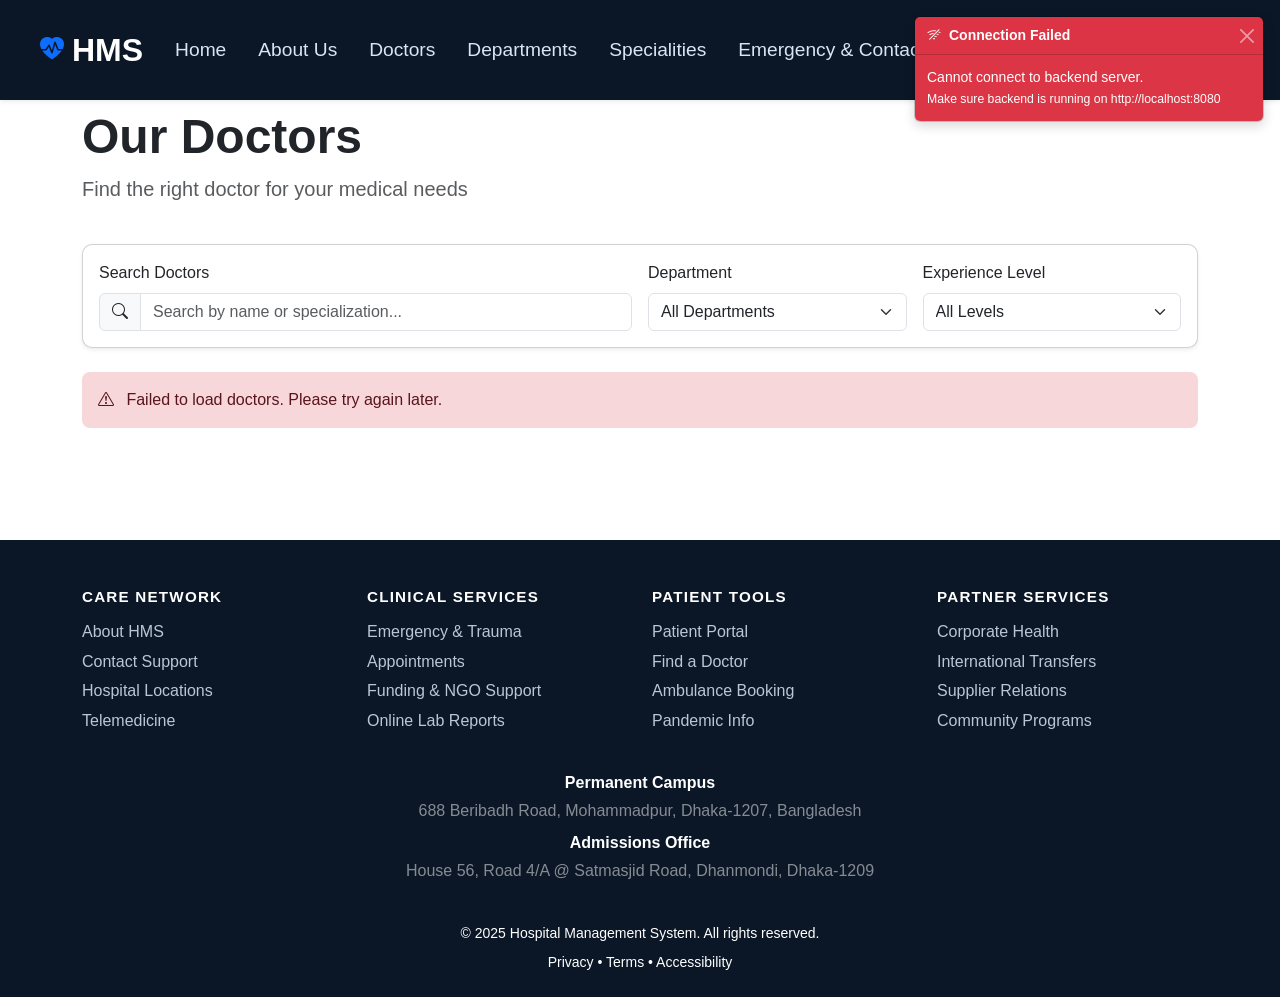
<file: HospitalManagementSystem/HospitalManagementSystem/hospital-frontend-html/doctors.html>
<!DOCTYPE html>
<html lang="en">
<head>
    <meta charset="UTF-8">
    <meta name="viewport" content="width=device-width, initial-scale=1.0">
    <title>Doctors - Hospital Management System</title>
    <link href="https://cdn.jsdelivr.net/npm/bootstrap@5.3.2/dist/css/bootstrap.min.css" rel="stylesheet">
    <link rel="stylesheet" href="https://cdn.jsdelivr.net/npm/bootstrap-icons@1.11.1/font/bootstrap-icons.css">
    <link rel="stylesheet" href="css/style.css">
    <style>
        /* Add padding to body to accommodate fixed navbar */
        body {
            padding-top: 60px;
        }
    </style>
</head>
<body>
    <!-- Connection Status Notification -->
    <div class="position-fixed top-0 end-0 p-3" style="z-index: 9999;">
        <div id="connectionToast" class="toast" role="alert" aria-live="assertive" aria-atomic="true">
            <div class="toast-header">
                <i class="bi bi-wifi me-2" id="connectionIcon"></i>
                <strong class="me-auto" id="connectionTitle">Checking Connection...</strong>
                <button type="button" class="btn-close" data-bs-dismiss="toast"></button>
            </div>
            <div class="toast-body" id="connectionMessage">
                Connecting to backend server...
            </div>
        </div>
    </div>

    <!-- Navigation -->
    <nav class="navbar navbar-expand-lg navbar-light bg-white shadow-sm fixed-top">
        <div class="container-fluid d-flex align-items-center h-100 px-3">
            <a class="navbar-brand d-flex align-items-center ms-4" href="index.html">
                <i class="bi bi-heart-pulse-fill text-primary me-2 fs-4"></i>
                <span class="fw-bold">HMS</span>
            </a>
            <button class="navbar-toggler" type="button" data-bs-toggle="collapse" data-bs-target="#navbarNav">
                <span class="navbar-toggler-icon"></span>
            </button>
            <div class="collapse navbar-collapse" id="navbarNav">
                <ul class="navbar-nav me-auto">
                    <li class="nav-item"><a class="nav-link" href="index.html">Home</a></li>
                    <li class="nav-item"><a class="nav-link" href="about.html">About Us</a></li>
                    <li class="nav-item"><a class="nav-link active" href="doctors.html">Doctors</a></li>
                    <li class="nav-item"><a class="nav-link" href="departments.html">Departments</a></li>
                    <li class="nav-item"><a class="nav-link" href="index.html#specialities">Specialities</a></li>
                    <li class="nav-item"><a class="nav-link" href="emergency.html">Emergency &amp; Contact</a></li>
                </ul>
                <ul class="navbar-nav ms-auto me-4">
                    <li class="nav-item"><a class="nav-link" href="login.html">Login</a></li>
                    <li class="nav-item"><a class="nav-link" href="register.html">Register</a></li>
                </ul>
            </div>
        </div>
    </nav>

    <!-- Main Content -->
    <main class="container my-5">
        <div class="row mb-4">
            <div class="col-12">
                <h1 class="display-5 fw-bold">Our Doctors</h1>
                <p class="lead text-muted">Find the right doctor for your medical needs</p>
            </div>
        </div>

        <!-- Search and Filters -->
        <div class="card shadow-sm mb-4">
            <div class="card-body">
                <div class="row g-3">
                    <div class="col-md-6">
                        <label class="form-label">Search Doctors</label>
                        <div class="input-group">
                            <span class="input-group-text"><i class="bi bi-search"></i></span>
                            <input type="text" class="form-control" id="searchInput" placeholder="Search by name or specialization...">
                        </div>
                    </div>
                    <div class="col-md-3">
                        <label class="form-label">Department</label>
                        <select class="form-select" id="departmentFilter">
                            <option value="">All Departments</option>
                            <option value="Medicine">Medicine</option>
                            <option value="Orthopaedics">Orthopaedics</option>
                            <option value="Cardiology">Cardiology</option>
                            <option value="Child Development">Child Development</option>
                            <option value="Counselling">Counselling</option>
                            <option value="Dermatology">Dermatology</option>
                        </select>
                    </div>
                    <div class="col-md-3">
                        <label class="form-label">Experience Level</label>
                        <select class="form-select" id="experienceFilter">
                            <option value="">All Levels</option>
                            <option value="junior">Junior</option>
                            <option value="specialist">Specialist</option>
                            <option value="senior">Senior</option>
                        </select>
                    </div>
                </div>
            </div>
        </div>

        <!-- Doctors Grid -->
        <div id="doctorsContainer">
            <div class="text-center py-5">
                <div class="spinner-border text-primary" role="status">
                    <span class="visually-hidden">Loading...</span>
                </div>
                <p class="mt-3 text-muted">Loading doctors...</p>
            </div>
        </div>
    </main>

    <!-- Footer -->
    <footer class="site-footer pt-5 pb-4 mt-5">
        <div class="container">
            <div class="row g-4">
                <div class="col-md-3">
                    <h6 class="footer-heading">Care Network</h6>
                    <ul class="footer-links">
                        <li><a href="#">About HMS</a></li>
                        <li><a href="#">Contact Support</a></li>
                        <li><a href="#">Hospital Locations</a></li>
                        <li><a href="#">Telemedicine</a></li>
                    </ul>
                </div>
                <div class="col-md-3">
                    <h6 class="footer-heading">Clinical Services</h6>
                    <ul class="footer-links">
                        <li><a href="#">Emergency & Trauma</a></li>
                        <li><a href="#">Appointments</a></li>
                        <li><a href="#">Funding & NGO Support</a></li>
                        <li><a href="#">Online Lab Reports</a></li>
                    </ul>
                </div>
                <div class="col-md-3">
                    <h6 class="footer-heading">Patient Tools</h6>
                    <ul class="footer-links">
                        <li><a href="#">Patient Portal</a></li>
                        <li><a href="#">Find a Doctor</a></li>
                        <li><a href="#">Ambulance Booking</a></li>
                        <li><a href="#">Pandemic Info</a></li>
                    </ul>
                </div>
                <div class="col-md-3">
                    <h6 class="footer-heading">Partner Services</h6>
                    <ul class="footer-links">
                        <li><a href="#">Corporate Health</a></li>
                        <li><a href="#">International Transfers</a></li>
                        <li><a href="#">Supplier Relations</a></li>
                        <li><a href="#">Community Programs</a></li>
                    </ul>
                </div>
            </div>
            <div class="row g-4 mt-2">
                <div class="col-12 col-lg-8 mx-auto text-center">
                    <p class="mb-1 fw-semibold text-white">Permanent Campus</p>
                    <p class="mb-2 text-white-50">688 Beribadh Road, Mohammadpur, Dhaka-1207, Bangladesh</p>
                    <p class="mb-1 fw-semibold text-white">Admissions Office</p>
                    <p class="mb-0 text-white-50">House 56, Road 4/A @ Satmasjid Road, Dhanmondi, Dhaka-1209</p>
                </div>
            </div>
            <div class="row g-4 mt-3">
                <div class="col-12 text-center">
                    <p class="mb-2 small text-white">&copy; 2025 Hospital Management System. All rights reserved.</p>
                    <p class="mb-0 small text-white">Privacy • Terms • Accessibility</p>
                </div>
            </div>
        </div>
    </footer>

    <script src="https://cdn.jsdelivr.net/npm/bootstrap@5.3.2/dist/js/bootstrap.bundle.min.js"></script>
    <script src="js/api.js"></script>
    <script src="js/main.js"></script>
    <script src="js/doctors.js"></script>
</body>
</html>
</file>
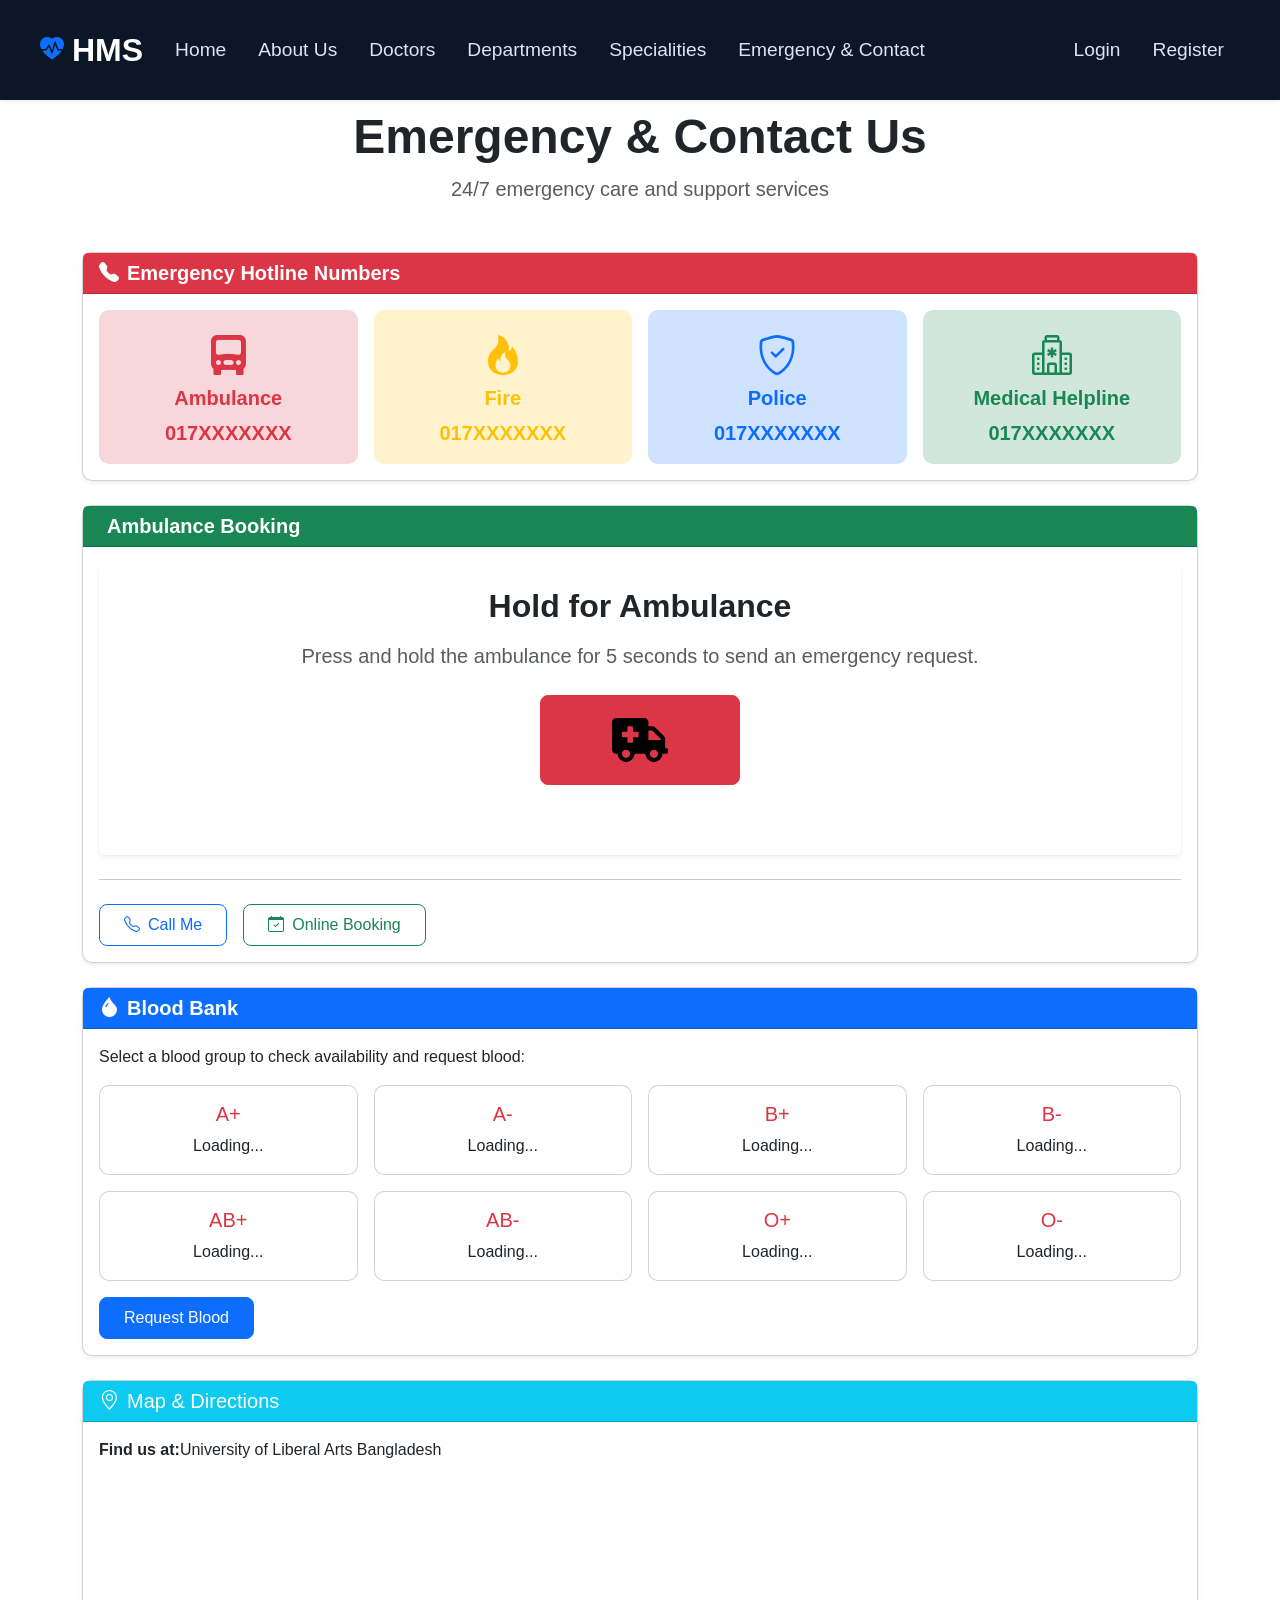
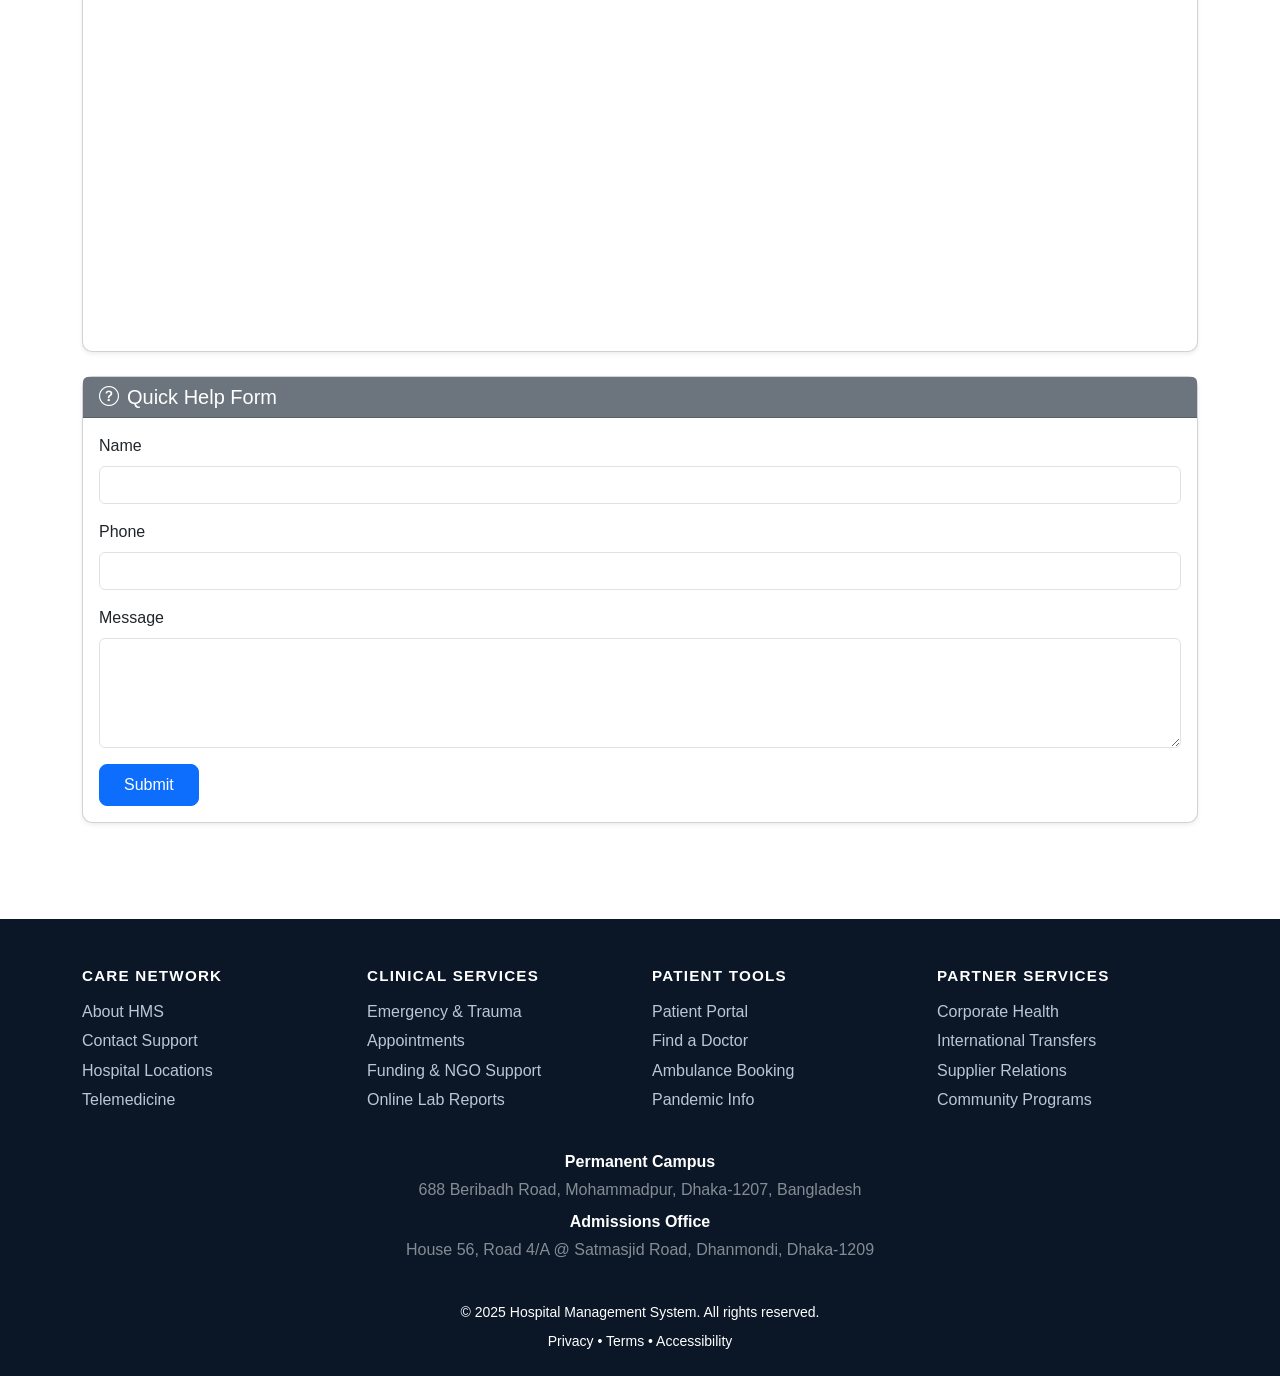
<file: HospitalManagementSystem/HospitalManagementSystem/hospital-frontend-html/emergency.html>
<!DOCTYPE html>
<html lang="en">
<head>
    <meta charset="UTF-8">
    <meta name="viewport" content="width=device-width, initial-scale=1.0">
    <title>Emergency & Contact - Hospital Management System</title>
    <link href="https://cdn.jsdelivr.net/npm/bootstrap@5.3.2/dist/css/bootstrap.min.css" rel="stylesheet">
    <link rel="stylesheet" href="https://cdn.jsdelivr.net/npm/bootstrap-icons@1.11.1/font/bootstrap-icons.css">
    <link rel="stylesheet" href="css/style.css">
    <style>
        /* Add padding to body to accommodate fixed navbar */
        body {
            padding-top: 60px;
        }
    </style>
</head>
<body>
    <!-- Navigation -->
    <nav class="navbar navbar-expand-lg navbar-light bg-white shadow-sm fixed-top">
        <div class="container-fluid d-flex align-items-center h-100 px-3">
            <a class="navbar-brand d-flex align-items-center ms-4" href="index.html">
                <i class="bi bi-heart-pulse-fill text-primary me-2 fs-4"></i>
                <span class="fw-bold">HMS</span>
            </a>
            <button class="navbar-toggler" type="button" data-bs-toggle="collapse" data-bs-target="#navbarNav">
                <span class="navbar-toggler-icon"></span>
            </button>
            <div class="collapse navbar-collapse" id="navbarNav">
                <ul class="navbar-nav me-auto">
                    <li class="nav-item"><a class="nav-link" href="index.html">Home</a></li>
                    <li class="nav-item"><a class="nav-link" href="about.html">About Us</a></li>
                    <li class="nav-item"><a class="nav-link" href="doctors.html">Doctors</a></li>
                    <li class="nav-item"><a class="nav-link" href="departments.html">Departments</a></li>
                    <li class="nav-item"><a class="nav-link" href="index.html#specialities">Specialities</a></li>
                    <li class="nav-item"><a class="nav-link active" href="emergency.html">Emergency &amp; Contact</a></li>
                </ul>
                <ul class="navbar-nav ms-auto me-4">
                    <li class="nav-item"><a class="nav-link" href="login.html">Login</a></li>
                    <li class="nav-item"><a class="nav-link" href="register.html">Register</a></li>
                </ul>
            </div>
        </div>
    </nav>

    <!-- Main Content -->
    <main class="container my-5">
        <div class="text-center mb-5">
            <h1 class="display-5 fw-bold">Emergency & Contact Us</h1>
            <p class="lead text-muted">24/7 emergency care and support services</p>
        </div>

        <!-- Emergency Hotline Numbers -->
        <div class="card shadow-sm mb-4">
            <div class="card-header bg-danger text-white">
                <h5 class="mb-0 fw-semibold">
                    <i class="bi bi-telephone-fill me-2"></i>Emergency Hotline Numbers
                </h5>
            </div>
            <div class="card-body">
                <div class="row g-3">
                    <div class="col-md-6 col-lg-3">
                        <div class="card bg-danger-subtle text-danger border-0 h-100">
                            <div class="card-body text-center">
                                <i class="bi bi-truck-front-fill fs-1 mb-2 text-danger"></i>
                                <h5 class="fw-semibold">Ambulance</h5>
                                <p class="mb-0 fs-5 fw-bold text-danger">017XXXXXXX</p>
                            </div>
                        </div>
                    </div>
                    <div class="col-md-6 col-lg-3">
                        <div class="card bg-warning-subtle text-warning border-0 h-100">
                            <div class="card-body text-center">
                                <i class="bi bi-fire fs-1 mb-2 text-warning"></i>
                                <h5 class="fw-semibold">Fire</h5>
                                <p class="mb-0 fs-5 fw-bold text-warning">017XXXXXXX</p>
                            </div>
                        </div>
                    </div>
                    <div class="col-md-6 col-lg-3">
                        <div class="card bg-primary-subtle text-primary border-0 h-100">
                            <div class="card-body text-center">
                                <i class="bi bi-shield-check fs-1 mb-2 text-primary"></i>
                                <h5 class="fw-semibold">Police</h5>
                                <p class="mb-0 fs-5 fw-bold text-primary">017XXXXXXX</p>
                            </div>
                        </div>
                    </div>
                    <div class="col-md-6 col-lg-3">
                        <div class="card bg-success-subtle text-success border-0 h-100">
                            <div class="card-body text-center">
                                <i class="bi bi-hospital fs-1 mb-2 text-success"></i>
                                <h5 class="fw-semibold">Medical Helpline</h5>
                                <p class="mb-0 fs-5 fw-bold text-success">017XXXXXXX</p>
                            </div>
                        </div>
                    </div>
                </div>
            </div>
        </div>

        <!-- Ambulance Booking -->
        <div class="card shadow-sm mb-4">
            <div class="card-header bg-success text-white">
                <h5 class="mb-0 fw-semibold">
                    <i class="bi bi-ambulance me-2"></i>Ambulance Booking
                </h5>
            </div>
            <div class="card-body">
                <!-- Emergency Ambulance Button (5 second hold) -->
                <div class="text-center mb-4 p-4 bg-white rounded shadow-sm">
                    <h4 id="ambulanceHeadingText" class="mb-3 fw-bold fs-2">Hold for Ambulance</h4>
                    <p class="text-muted mb-4 fs-5">Press and hold the ambulance for 5 seconds to send an emergency request.</p>
                    <button 
                        id="emergencyAmbulanceBtn" 
                        class="btn btn-danger btn-lg px-5 py-3 position-relative"
                        style="min-width: 200px; touch-action: manipulation;"
                    >
                        <img src="ambulance-solid.svg" alt="Ambulance" class="ambulance-icon">
                        <div id="ambulanceProgress" class="position-absolute bottom-0 start-0 bg-warning" style="height: 4px; width: 0%; transition: width 0.1s linear;"></div>
                    </button>
                    <div id="ambulanceStatus" class="mt-3" style="min-height: 30px;"></div>
                </div>
                
                <hr class="my-4">
                
                <!-- Other Ambulance Options -->
                <div class="d-flex gap-3 flex-wrap">
                    <button class="btn btn-outline-primary" onclick="showCallMeForm()">
                        <i class="bi bi-telephone me-2"></i>Call Me
                    </button>
                    <button class="btn btn-outline-success" onclick="showAmbulanceBookingForm()">
                        <i class="bi bi-calendar-check me-2"></i>Online Booking
                    </button>
                </div>
            </div>
        </div>

        <!-- Blood Bank -->
        <div class="card shadow-sm mb-4">
            <div class="card-header bg-primary text-white">
                <h5 class="mb-0 fw-semibold">
                    <i class="bi bi-droplet-fill me-2"></i>Blood Bank
                </h5>
            </div>
            <div class="card-body">
                <p class="mb-3">Select a blood group to check availability and request blood:</p>
                <div class="row g-3 mb-3" id="bloodGrid">
                    <div class="col-6 col-md-3">
                        <div class="card text-center blood-item" data-group="A+" style="cursor:pointer;">
                            <div class="card-body">
                                <h5 class="text-danger">A+</h5>
                                <p class="mb-0" id="A+">Loading...</p>
                            </div>
                        </div>
                    </div>
                    <div class="col-6 col-md-3">
                        <div class="card text-center blood-item" data-group="A-" style="cursor:pointer;">
                            <div class="card-body">
                                <h5 class="text-danger">A-</h5>
                                <p class="mb-0" id="A-">Loading...</p>
                            </div>
                        </div>
                    </div>
                    <div class="col-6 col-md-3">
                        <div class="card text-center blood-item" data-group="B+" style="cursor:pointer;">
                            <div class="card-body">
                                <h5 class="text-danger">B+</h5>
                                <p class="mb-0" id="B+">Loading...</p>
                            </div>
                        </div>
                    </div>
                    <div class="col-6 col-md-3">
                        <div class="card text-center blood-item" data-group="B-" style="cursor:pointer;">
                            <div class="card-body">
                                <h5 class="text-danger">B-</h5>
                                <p class="mb-0" id="B-">Loading...</p>
                            </div>
                        </div>
                    </div>
                    <div class="col-6 col-md-3">
                        <div class="card text-center blood-item" data-group="AB+" style="cursor:pointer;">
                            <div class="card-body">
                                <h5 class="text-danger">AB+</h5>
                                <p class="mb-0" id="AB+">Loading...</p>
                            </div>
                        </div>
                    </div>
                    <div class="col-6 col-md-3">
                        <div class="card text-center blood-item" data-group="AB-" style="cursor:pointer;">
                            <div class="card-body">
                                <h5 class="text-danger">AB-</h5>
                                <p class="mb-0" id="AB-">Loading...</p>
                            </div>
                        </div>
                    </div>
                    <div class="col-6 col-md-3">
                        <div class="card text-center blood-item" data-group="O+" style="cursor:pointer;">
                            <div class="card-body">
                                <h5 class="text-danger">O+</h5>
                                <p class="mb-0" id="O+">Loading...</p>
                            </div>
                        </div>
                    </div>
                    <div class="col-6 col-md-3">
                        <div class="card text-center blood-item" data-group="O-" style="cursor:pointer;">
                            <div class="card-body">
                                <h5 class="text-danger">O-</h5>
                                <p class="mb-0" id="O-">Loading...</p>
                            </div>
                        </div>
                    </div>
                </div>
                <button class="btn btn-primary" onclick="showBloodRequestForm()">Request Blood</button>
            </div>
        </div>

        <!-- Map & Directions -->
        <div class="card shadow-sm mb-4">
            <div class="card-header bg-info text-white">
                <h5 class="mb-0"><i class="bi bi-geo-alt me-2"></i>Map & Directions</h5>
            </div>
            <div class="card-body">
                <p class="mb-3"><strong>Find us at:</strong>University of Liberal Arts Bangladesh</p>
               <div class="MapBody">
                 <iframe src="https://www.google.com/maps/embed?pb=!1m18!1m12!1m3!1d29215.024568619556!2d90.34050752793864!3d23.751727034817304!2m3!1f0!2f0!3f0!3m2!1i1024!2i768!4f13.1!3m3!1m2!1s0x3755bf4ac8e87751%3A0xb69305423ba5f5ef!2sUniversity%20of%20Liberal%20Arts%20Bangladesh!5e0!3m2!1sen!2sbd!4v1763281488254!5m2!1sen!2sbd" width="100%" height="450" style="border:0;" allowfullscreen="" loading="lazy" referrerpolicy="no-referrer-when-downgrade"></iframe>
            </div>
               </div>
        </div>

        <!-- Quick Help Form -->
        <div class="card shadow-sm">
            <div class="card-header bg-secondary text-white">
                <h5 class="mb-0"><i class="bi bi-question-circle me-2"></i>Quick Help Form</h5>
            </div>
            <div class="card-body">
                <form id="helpForm">
                    <div class="mb-3">
                        <label class="form-label">Name</label>
                        <input type="text" class="form-control" required>
                    </div>
                    <div class="mb-3">
                        <label class="form-label">Phone</label>
                        <input type="tel" class="form-control" required>
                    </div>
                    <div class="mb-3">
                        <label class="form-label">Message</label>
                        <textarea class="form-control" rows="4" required></textarea>
                    </div>
                    <button type="submit" class="btn btn-primary">Submit</button>
                </form>
            </div>
        </div>
    </main>

    <!-- Blood Request Modal -->
    <div class="modal fade" id="bloodModal" tabindex="-1">
        <div class="modal-dialog">
            <div class="modal-content">
                <div class="modal-header">
                    <h5 class="modal-title">Request Blood</h5>
                    <button type="button" class="btn-close" data-bs-dismiss="modal"></button>
                </div>
                <div class="modal-body">
                    <form id="bloodRequestForm">
                        <div class="mb-3">
                            <label class="form-label">Blood Group</label>
                            <input type="text" class="form-control" id="selectedBloodGroup" readonly>
                        </div>
                        <div class="mb-3">
                            <label class="form-label">Units Required</label>
                            <input type="number" class="form-control" id="bloodUnits" min="1" required>
                        </div>
                        <div class="mb-3">
                            <label class="form-label">Patient Name</label>
                            <input type="text" class="form-control" id="bloodPatientName" required>
                        </div>
                        <div class="mb-3">
                            <label class="form-label">Contact Number</label>
                            <input type="tel" class="form-control" id="bloodContact" required>
                        </div>
                        <button type="submit" class="btn btn-primary w-100">Submit Request</button>
                    </form>
                </div>
            </div>
        </div>
    </div>

    <!-- Call Me Modal -->
    <div class="modal fade" id="callMeModal" tabindex="-1">
        <div class="modal-dialog">
            <div class="modal-content">
                <div class="modal-header">
                    <h5 class="modal-title">Request Call Back</h5>
                    <button type="button" class="btn-close" data-bs-dismiss="modal"></button>
                </div>
                <div class="modal-body">
                    <form id="callMeForm">
                        <div class="mb-3">
                            <label class="form-label">Phone Number</label>
                            <input type="tel" class="form-control" id="callbackPhone" required placeholder="+8801XXXXXXXXX">
                        </div>
                        <button type="submit" class="btn btn-primary w-100">Request Call Back</button>
                    </form>
                </div>
            </div>
        </div>
    </div>

    <!-- Ambulance Booking Modal -->
    <div class="modal fade" id="ambulanceModal" tabindex="-1">
        <div class="modal-dialog">
            <div class="modal-content">
                <div class="modal-header">
                    <h5 class="modal-title">Book Ambulance</h5>
                    <button type="button" class="btn-close" data-bs-dismiss="modal"></button>
                </div>
                <div class="modal-body">
                    <form id="ambulanceBookingForm">
                        <div class="mb-3">
                            <label class="form-label">Phone Number</label>
                            <input type="tel" class="form-control" id="ambulancePhone" required>
                        </div>
                        <div class="mb-3">
                            <label class="form-label">Pickup Address</label>
                            <textarea class="form-control" id="pickupAddress" rows="3" required></textarea>
                        </div>
                        <div class="mb-3">
                            <label class="form-label">Preferred Time</label>
                            <input type="datetime-local" class="form-control" id="ambulanceTime" required>
                        </div>
                        <div class="mb-3">
                            <label class="form-label">Emergency Type</label>
                            <select class="form-select" id="emergencyType" required>
                                <option value="EMERGENCY">Emergency</option>
                                <option value="NON_EMERGENCY">Non-Emergency</option>
                            </select>
                        </div>
                        <button type="submit" class="btn btn-primary w-100">Book Ambulance</button>
                    </form>
                </div>
            </div>
        </div>
    </div>

    <!-- Footer -->
    <footer class="site-footer pt-5 pb-4 mt-5">
        <div class="container">
            <div class="row g-4">
                <div class="col-md-3">
                    <h6 class="footer-heading">Care Network</h6>
                    <ul class="footer-links">
                        <li><a href="#">About HMS</a></li>
                        <li><a href="#">Contact Support</a></li>
                        <li><a href="#">Hospital Locations</a></li>
                        <li><a href="#">Telemedicine</a></li>
                    </ul>
                </div>
                <div class="col-md-3">
                    <h6 class="footer-heading">Clinical Services</h6>
                    <ul class="footer-links">
                        <li><a href="#">Emergency & Trauma</a></li>
                        <li><a href="#">Appointments</a></li>
                        <li><a href="#">Funding & NGO Support</a></li>
                        <li><a href="#">Online Lab Reports</a></li>
                    </ul>
                </div>
                <div class="col-md-3">
                    <h6 class="footer-heading">Patient Tools</h6>
                    <ul class="footer-links">
                        <li><a href="#">Patient Portal</a></li>
                        <li><a href="#">Find a Doctor</a></li>
                        <li><a href="#">Ambulance Booking</a></li>
                        <li><a href="#">Pandemic Info</a></li>
                    </ul>
                </div>
                <div class="col-md-3">
                    <h6 class="footer-heading">Partner Services</h6>
                    <ul class="footer-links">
                        <li><a href="#">Corporate Health</a></li>
                        <li><a href="#">International Transfers</a></li>
                        <li><a href="#">Supplier Relations</a></li>
                        <li><a href="#">Community Programs</a></li>
                    </ul>
                </div>
            </div>
            <div class="row g-4 mt-2">
                <div class="col-12 col-lg-8 mx-auto text-center">
                    <p class="mb-1 fw-semibold text-white">Permanent Campus</p>
                    <p class="mb-2 text-white-50">688 Beribadh Road, Mohammadpur, Dhaka-1207, Bangladesh</p>
                    <p class="mb-1 fw-semibold text-white">Admissions Office</p>
                    <p class="mb-0 text-white-50">House 56, Road 4/A @ Satmasjid Road, Dhanmondi, Dhaka-1209</p>
                </div>
            </div>
            <div class="row g-4 mt-3">
                <div class="col-12 text-center">
                    <p class="mb-2 small text-white">&copy; 2025 Hospital Management System. All rights reserved.</p>
                    <p class="mb-0 small text-white">Privacy • Terms • Accessibility</p>
                </div>
            </div>
        </div>
    </footer>

    <script src="https://cdn.jsdelivr.net/npm/bootstrap@5.3.2/dist/js/bootstrap.bundle.min.js"></script>
    <script>
        const API_BASE = 'http://localhost:8080/api';
        let selectedBloodGroup = null;
        const bloodModal = new bootstrap.Modal(document.getElementById('bloodModal'));
        const callMeModal = new bootstrap.Modal(document.getElementById('callMeModal'));
        const ambulanceModal = new bootstrap.Modal(document.getElementById('ambulanceModal'));
        
        // Ambulance 5-second hold functionality
        let ambulanceHoldInterval = null;
        let ambulanceHoldTime = 0;
        const REQUIRED_HOLD_TIME = 5; // seconds
        let isHolding = false;
        
        function startAmbulanceRequest() {
            if (isHolding) return;
            
            isHolding = true;
            ambulanceHoldTime = 0;
            const btn = document.getElementById('emergencyAmbulanceBtn');
            const progressBar = document.getElementById('ambulanceProgress');
            const statusDiv = document.getElementById('ambulanceStatus');
            
            btn.classList.add('active');
            btn.disabled = false;
            statusDiv.innerHTML = '<p class="text-info mb-0"><i class="bi bi-hourglass-split me-2"></i>Hold the ambulance icon...</p>';
            
            ambulanceHoldInterval = setInterval(() => {
                ambulanceHoldTime += 0.1;
                const percentage = (ambulanceHoldTime / REQUIRED_HOLD_TIME) * 100;
                progressBar.style.width = Math.min(percentage, 100) + '%';
                
                const remaining = REQUIRED_HOLD_TIME - ambulanceHoldTime;
                if (remaining > 0) {
                    statusDiv.innerHTML = `<p class="text-info mb-0"><i class="bi bi-hourglass-split me-2"></i>Keep holding... ${Math.ceil(remaining)}s left</p>`;
                }
                
                if (ambulanceHoldTime >= REQUIRED_HOLD_TIME) {
                    completeAmbulanceRequest();
                }
            }, 100);
        }
        
        function stopAmbulanceRequest() {
            if (!isHolding) return;
            
            isHolding = false;
            clearInterval(ambulanceHoldInterval);
            
            const btn = document.getElementById('emergencyAmbulanceBtn');
            const progressBar = document.getElementById('ambulanceProgress');
            const statusDiv = document.getElementById('ambulanceStatus');
            
            if (ambulanceHoldTime < REQUIRED_HOLD_TIME) {
                // Reset if not held long enough
                btn.classList.remove('active');
                progressBar.style.width = '0%';
                statusDiv.innerHTML = '<p class="text-warning mb-0"><i class="bi bi-exclamation-triangle me-2"></i>Please hold the ambulance icon for the full 5 seconds</p>';
                
                // Clear warning after 2 seconds
                setTimeout(() => {
                    if (!isHolding) {
                        statusDiv.innerHTML = '';
                    }
                }, 2000);
            }
        }
        
        function completeAmbulanceRequest() {
            clearInterval(ambulanceHoldInterval);
            isHolding = false;
            
            const btn = document.getElementById('emergencyAmbulanceBtn');
            const progressBar = document.getElementById('ambulanceProgress');
            const statusDiv = document.getElementById('ambulanceStatus');
            
            btn.classList.remove('active');
            btn.classList.add('btn-success');
            btn.disabled = true;
            progressBar.style.width = '100%';
            progressBar.classList.remove('bg-warning');
            progressBar.classList.add('bg-success');
            
            statusDiv.innerHTML = `
                <div class="alert alert-success mb-0">
                    <h6 class="alert-heading"><i class="bi bi-ambulance me-2"></i>Ambulance is on the way to your location!</h6>
                    <p class="mb-0">Our emergency response team has been notified and an ambulance is heading to your location. Please stay where you are.</p>
                    <hr>
                    <p class="mb-0 small"><strong>Estimated arrival:</strong> 15-20 minutes</p>
                </div>
            `;
            
            // Send request to backend
            sendAmbulanceRequest();
        }
        
        async function sendAmbulanceRequest() {
            try {
                const response = await fetch(`${API_BASE}/emergency/ambulance`, {
                    method: 'POST',
                    headers: { 'Content-Type': 'application/json' },
                    body: JSON.stringify({
                        phoneNumber: 'Emergency Request',
                        pickupAddress: 'Emergency location',
                        pickupTime: new Date().toISOString(),
                        emergencyType: 'EMERGENCY',
                        estimatedArrival: '15-20 minutes'
                    })
                });
                
                if (response.ok) {
                    console.log('Ambulance request sent successfully');
                } else {
                    console.error('Failed to send ambulance request');
                }
            } catch (error) {
                console.error('Error sending ambulance request:', error);
                // Don't show error to user as the visual confirmation is already shown
            }
        }

        async function loadBloodBank() {
            try {
                const response = await fetch(`${API_BASE}/emergency/blood-bank`);
                const inventory = await response.json();
                
                inventory.forEach(blood => {
                    const element = document.getElementById(blood.bloodGroup);
                    if (element) {
                        element.textContent = `${blood.unitsAvailable || 0} units available`;
                        const item = element.closest('.blood-item');
                        if (blood.unitsAvailable === 0) {
                            item.style.opacity = '0.5';
                            item.style.cursor = 'not-allowed';
                        }
                    }
                });
            } catch (error) {
                console.error('Error loading blood bank:', error);
            }
        }

        document.querySelectorAll('.blood-item').forEach(item => {
            item.addEventListener('click', function() {
                if (this.style.opacity !== '0.5') {
                    document.querySelectorAll('.blood-item').forEach(i => i.classList.remove('border-primary', 'border-2'));
                    this.classList.add('border-primary', 'border-2');
                    selectedBloodGroup = this.dataset.group;
                }
            });
        });

        function showBloodRequestForm() {
            if (!selectedBloodGroup) {
                alert('Please select a blood group first');
                return;
            }
            document.getElementById('selectedBloodGroup').value = selectedBloodGroup;
            bloodModal.show();
        }

        function showCallMeForm() {
            callMeModal.show();
        }

        function showAmbulanceBookingForm() {
            const today = new Date();
            today.setMinutes(today.getMinutes() + 20);
            document.getElementById('ambulanceTime').value = today.toISOString().slice(0, 16);
            ambulanceModal.show();
        }

        document.getElementById('bloodRequestForm').addEventListener('submit', async function(e) {
            e.preventDefault();
            const requestData = {
                bloodGroup: selectedBloodGroup,
                units: parseInt(document.getElementById('bloodUnits').value),
                patientName: document.getElementById('bloodPatientName').value,
                contactNumber: document.getElementById('bloodContact').value
            };

            try {
                const response = await fetch(`${API_BASE}/emergency/blood-bank/request`, {
                    method: 'POST',
                    headers: { 'Content-Type': 'application/json' },
                    body: JSON.stringify(requestData)
                });

                if (response.ok) {
                    alert('Blood request submitted successfully!');
                    bloodModal.hide();
                    document.getElementById('bloodRequestForm').reset();
                    loadBloodBank();
                } else {
                    alert('Blood not available. Please try another blood group.');
                }
            } catch (error) {
                console.error('Error:', error);
                alert('Error submitting request');
            }
        });

        document.getElementById('callMeForm').addEventListener('submit', async function(e) {
            e.preventDefault();
            const phoneNumber = document.getElementById('callbackPhone').value;

            try {
                const response = await fetch(`${API_BASE}/emergency/ambulance/call-me`, {
                    method: 'POST',
                    headers: { 'Content-Type': 'application/json' },
                    body: JSON.stringify({ phoneNumber })
                });

                if (response.ok) {
                    alert('We will call you back shortly!');
                    callMeModal.hide();
                    document.getElementById('callMeForm').reset();
                }
            } catch (error) {
                console.error('Error:', error);
                alert('Error submitting request');
            }
        });

        document.getElementById('ambulanceBookingForm').addEventListener('submit', async function(e) {
            e.preventDefault();
            const bookingData = {
                phoneNumber: document.getElementById('ambulancePhone').value,
                pickupAddress: document.getElementById('pickupAddress').value,
                pickupTime: document.getElementById('ambulanceTime').value,
                emergencyType: document.getElementById('emergencyType').value,
                estimatedArrival: '~20 minutes'
            };

            try {
                const response = await fetch(`${API_BASE}/emergency/ambulance`, {
                    method: 'POST',
                    headers: { 'Content-Type': 'application/json' },
                    body: JSON.stringify(bookingData)
                });

                if (response.ok) {
                    alert('Ambulance booking confirmed! Expected arrival: ~20 minutes');
                    ambulanceModal.hide();
                    document.getElementById('ambulanceBookingForm').reset();
                }
            } catch (error) {
                console.error('Error:', error);
                alert('Error booking ambulance');
            }
        });

        document.getElementById('helpForm').addEventListener('submit', function(e) {
            e.preventDefault();
            alert('Thank you for your message. We will contact you soon!');
            this.reset();
        });

        // Setup emergency ambulance button event listeners
        document.addEventListener('DOMContentLoaded', function() {
            const ambulanceBtn = document.getElementById('emergencyAmbulanceBtn');
            
            // Mouse events
            ambulanceBtn.addEventListener('mousedown', function(e) {
                e.preventDefault();
                startAmbulanceRequest();
            });
            
            ambulanceBtn.addEventListener('mouseup', function(e) {
                e.preventDefault();
                stopAmbulanceRequest();
            });
            
            ambulanceBtn.addEventListener('mouseleave', function(e) {
                if (isHolding) {
                    stopAmbulanceRequest();
                }
            });
            
            // Touch events
            ambulanceBtn.addEventListener('touchstart', function(e) {
                e.preventDefault();
                startAmbulanceRequest();
            });
            
            ambulanceBtn.addEventListener('touchend', function(e) {
                e.preventDefault();
                stopAmbulanceRequest();
            });
            
            ambulanceBtn.addEventListener('touchcancel', function(e) {
                if (isHolding) {
                    stopAmbulanceRequest();
                }
            });
        });
        
        window.onload = function() {
            loadBloodBank();
        };
    </script>
</body>
</html>
</file>
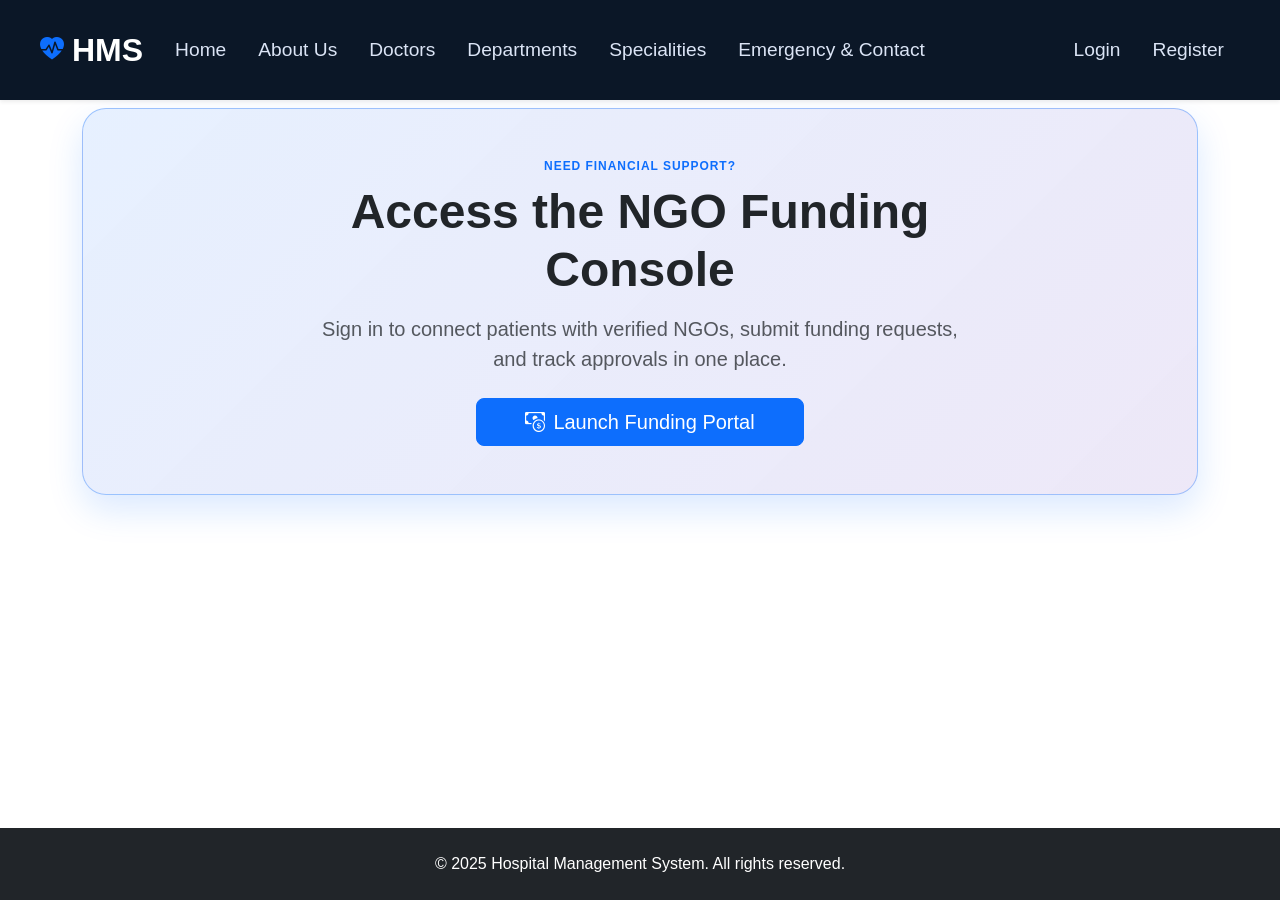
<file: HospitalManagementSystem/HospitalManagementSystem/hospital-frontend-html/funding.html>
<!DOCTYPE html>
<html lang="en">
<head>
    <meta charset="UTF-8">
    <meta name="viewport" content="width=device-width, initial-scale=1.0">
    <title>Funding Portal - Hospital Management System</title>
    <link href="https://cdn.jsdelivr.net/npm/bootstrap@5.3.2/dist/css/bootstrap.min.css" rel="stylesheet">
    <link rel="stylesheet" href="https://cdn.jsdelivr.net/npm/bootstrap-icons@1.11.1/font/bootstrap-icons.css">
    <link rel="stylesheet" href="css/style.css">
    <style>
        body {
            padding-top: 60px;
        }
    </style>
</head>
<body>
    <!-- Navigation -->
    <nav class="navbar navbar-expand-lg navbar-light bg-white shadow-sm fixed-top">
        <div class="container-fluid d-flex align-items-center h-100 px-3">
            <a class="navbar-brand d-flex align-items-center ms-4" href="index.html">
                <i class="bi bi-heart-pulse-fill text-primary me-2 fs-4"></i>
                <span class="fw-bold">HMS</span>
            </a>
            <button class="navbar-toggler" type="button" data-bs-toggle="collapse" data-bs-target="#navbarNav">
                <span class="navbar-toggler-icon"></span>
            </button>
            <div class="collapse navbar-collapse" id="navbarNav">
                <ul class="navbar-nav me-auto">
                    <li class="nav-item"><a class="nav-link" href="index.html">Home</a></li>
                    <li class="nav-item"><a class="nav-link" href="about.html">About Us</a></li>
                    <li class="nav-item"><a class="nav-link" href="doctors.html">Doctors</a></li>
                    <li class="nav-item"><a class="nav-link" href="departments.html">Departments</a></li>
                    <li class="nav-item"><a class="nav-link" href="index.html#specialities">Specialities</a></li>
                    <li class="nav-item"><a class="nav-link" href="emergency.html">Emergency &amp; Contact</a></li>
                </ul>
                <ul class="navbar-nav ms-auto me-4">
                    <li class="nav-item"><a class="nav-link" href="login.html">Login</a></li>
                    <li class="nav-item"><a class="nav-link" href="register.html">Register</a></li>
                </ul>
            </div>
        </div>
    </nav>

    <!-- Main Content -->
    <main class="container my-5">
        <!-- Intro CTA -->
        <section id="funding-intro" class="funding-intro text-center py-5 px-3 px-md-5 mb-4">
            <div class="mx-auto" style="max-width: 640px;">
                <p class="section-eyebrow text-primary mb-2">Need Financial Support?</p>
                <h1 class="display-5 fw-bold mb-3">Access the NGO Funding Console</h1>
                <p class="lead text-muted mb-4">
                    Sign in to connect patients with verified NGOs, submit funding requests, and track approvals in one place.
                </p>
                <button class="btn btn-primary btn-lg px-5" id="fundBtn">
                    <i class="bi bi-cash-coin me-2"></i>Launch Funding Portal
                </button>
            </div>
        </section>

        <!-- NGO Dashboard -->
        <section id="ngo-dashboard" class="d-none">
            <div class="card shadow-sm border-0 rounded-4 dashboard-panel mb-4">
                <div class="card-body p-4 p-lg-5">
                    <div class="d-flex flex-column flex-lg-row align-items-lg-center justify-content-between">
                        <div>
                            <p class="section-eyebrow text-primary mb-2">NGO Control Center</p>
                            <h2 class="fw-bold mb-2">Partner NGO Dashboard</h2>
                            <p class="text-muted mb-0">Monitor collaborations, assign funding cases, and keep support teams in sync.</p>
                        </div>
                        <div class="mt-3 mt-lg-0 d-flex gap-2">
                            <button class="btn btn-outline-primary" onclick="openProposals()">
                                <i class="bi bi-inbox me-2"></i>View Proposals
                            </button>
                            <button class="btn btn-primary" onclick="openPatientForm()">
                                <i class="bi bi-plus-circle me-2"></i>New Request
                            </button>
                        </div>
                    </div>
                    <div class="row g-4 mt-1" id="ngoGrid"></div>
                    <div class="d-flex flex-column flex-md-row justify-content-between align-items-md-center mt-4">
                        <p class="text-muted mb-3 mb-md-0"><i class="bi bi-shield-lock me-2"></i>Secure admin access</p>
                        <button class="btn btn-outline-secondary" id="btn-logout">
                            <i class="bi bi-box-arrow-right me-2"></i>Logout
                        </button>
                    </div>
                </div>
            </div>
        </section>

        <!-- Patient Form -->
        <section id="patient-form" class="d-none">
            <div class="card shadow-sm border-0 rounded-4 dashboard-panel mb-4">
                <div class="card-body p-4 p-lg-5">
                    <p class="section-eyebrow text-success mb-2">Submit Case</p>
                    <div class="d-flex flex-column flex-lg-row justify-content-between align-items-lg-center mb-4">
                        <div>
                            <h2 class="fw-bold mb-2">Add Patient Funding Request</h2>
                            <p class="text-muted mb-0">Capture critical details and connect the case with the right NGO.</p>
                        </div>
                        <button class="btn btn-outline-secondary mt-3 mt-lg-0" onclick="openDashboard()">Back to Dashboard</button>
                    </div>
                    <form>
                        <div class="row g-3">
                            <div class="col-md-6">
                                <label class="form-label">Patient Name</label>
                                <input type="text" class="form-control" id="p_name" placeholder="Full Name">
                            </div>
                            <div class="col-md-6">
                                <label class="form-label">Age</label>
                                <input type="number" class="form-control" id="p_age" placeholder="e.g. 45">
                            </div>
                            <div class="col-md-6">
                                <label class="form-label">Condition / Disease</label>
                                <input type="text" class="form-control" id="p_condition" placeholder="Short description">
                            </div>
                            <div class="col-md-6">
                                <label class="form-label">Required Amount (USD)</label>
                                <input type="number" class="form-control" id="p_amount" placeholder="e.g. 500">
                            </div>
                            <div class="col-12">
                                <label class="form-label">Select NGO</label>
                                <input type="text" class="form-control" id="p_ngo" readonly>
                            </div>
                            <div class="col-12">
                                <div class="alert alert-danger d-none" id="form-msg" role="alert"></div>
                                <div class="d-flex flex-column flex-md-row gap-3">
                                    <button type="button" class="btn btn-primary flex-fill" id="submit-request">
                                        <i class="bi bi-send me-2"></i>Submit Request
                                    </button>
                                    <button type="button" class="btn btn-outline-secondary flex-fill" onclick="openDashboard()">Cancel</button>
                                </div>
                            </div>
                        </div>
                    </form>
                </div>
            </div>
        </section>

        <!-- Proposals View -->
        <section id="proposals" class="d-none">
            <div class="card shadow-sm border-0 rounded-4 dashboard-panel mb-4">
                <div class="card-body p-4 p-lg-5">
                    <div class="d-flex flex-column flex-lg-row justify-content-between align-items-lg-center mb-4">
                        <div>
                            <p class="section-eyebrow text-info mb-2">Case Decisions</p>
                            <h2 class="fw-bold mb-2">Proposals & NGO Decisions</h2>
                            <p class="text-muted mb-0">Follow every case from submission to approval in one glance.</p>
                        </div>
                        <button class="btn btn-outline-secondary mt-3 mt-lg-0" onclick="openDashboard()">
                            <i class="bi bi-arrow-left me-2"></i>Back to Dashboard
                        </button>
                    </div>
                    <div id="proposalList" class="proposal-list"></div>
                </div>
            </div>
        </section>
    </main>

    <!-- Login Modal -->
    <div class="modal fade" id="loginModal" tabindex="-1">
        <div class="modal-dialog">
            <div class="modal-content">
                <div class="modal-header">
                    <h5 class="modal-title">Admin Login / Sign Up</h5>
                    <button type="button" class="btn-close" data-bs-dismiss="modal"></button>
                </div>
                <div class="modal-body">
                    <div class="mb-3">
                        <label class="form-label">Admin ID</label>
                        <input type="text" class="form-control" id="adminId" placeholder="Enter ID">
                    </div>
                    <div class="mb-3">
                        <label class="form-label">Password</label>
                        <input type="password" class="form-control" id="adminPass" placeholder="Enter Password">
                    </div>
                    <div class="alert alert-danger d-none" id="loginError" role="alert">Invalid credentials</div>
                    <div class="d-flex gap-2">
                        <button class="btn btn-primary" id="btn-login">Login</button>
                        <button class="btn btn-secondary" id="btn-signup">Sign Up</button>
                    </div>
                </div>
            </div>
        </div>
    </div>

    <!-- Footer -->
    <footer class="bg-dark text-white py-4 mt-5">
        <div class="container text-center">
            <p class="mb-0">&copy; 2025 Hospital Management System. All rights reserved.</p>
        </div>
    </footer>

    <script src="https://cdn.jsdelivr.net/npm/bootstrap@5.3.2/dist/js/bootstrap.bundle.min.js"></script>
    <script>
        const API_BASE = 'http://localhost:8080/api';
        const fundBtn = document.getElementById('fundBtn');
        const loginModal = new bootstrap.Modal(document.getElementById('loginModal'));
        const btnLogin = document.getElementById('btn-login');
        const btnSignup = document.getElementById('btn-signup');
        const btnLogout = document.getElementById('btn-logout');
        const loginError = document.getElementById('loginError');

        const ngoDashboard = document.getElementById('ngo-dashboard');
        const ngoGrid = document.getElementById('ngoGrid');
        const patientForm = document.getElementById('patient-form');
        const pName = document.getElementById('p_name');
        const pAge = document.getElementById('p_age');
        const pCondition = document.getElementById('p_condition');
        const pAmount = document.getElementById('p_amount');
        const pNgo = document.getElementById('p_ngo');
        const submitRequest = document.getElementById('submit-request');
        const proposalsSection = document.getElementById('proposals');
        const proposalList = document.getElementById('proposalList');
        const formMsg = document.getElementById('form-msg');

        let admins = JSON.parse(localStorage.getItem('admins_demo') || '{}');
        let proposals = [];
        let ngos = [];

        const fundingIntro = document.getElementById('funding-intro');

        function hideAppSections() {
            ngoDashboard.classList.add('d-none');
            patientForm.classList.add('d-none');
            proposalsSection.classList.add('d-none');
        }

        function openDashboard() {
            hideAppSections();
            fundingIntro.classList.add('d-none');
            ngoDashboard.classList.remove('d-none');
            renderNGOs();
            window.scrollTo({top:0,behavior:'smooth'});
        }

        function openPatientForm(selectedNgoId = null) {
            hideAppSections();
            fundingIntro.classList.add('d-none');
            patientForm.classList.remove('d-none');
            pName.value = '';
            pAge.value = '';
            pCondition.value = '';
            pAmount.value = '';
            if(selectedNgoId){
                const ngo = ngos.find(n=>n.id === selectedNgoId);
                if(ngo) pNgo.value = ngo.name;
            }
            formMsg.classList.add('d-none');
            window.scrollTo({top:0,behavior:'smooth'});
        }

        function openProposals() {
            hideAppSections();
            fundingIntro.classList.add('d-none');
            proposalsSection.classList.remove('d-none');
            renderProposals();
            window.scrollTo({top:0,behavior:'smooth'});
        }

        async function loadNGOs() {
            try {
                const response = await fetch(`${API_BASE}/funding/ngos`);
                ngos = await response.json();
                renderNGOs();
            } catch (error) {
                console.error('Error loading NGOs:', error);
                ngos = [
                    {id:'NG001',name:'Helping Hands',location:'Dhaka',contact:'+880111111111'},
                    {id:'NG002',name:'Care & Cure',location:'Chittagong',contact:'+880222222222'},
                    {id:'NG003',name:'Hope Foundation',location:'Khulna',contact:'+880333333333'},
                    {id:'NG004',name:'Bright Future',location:'Sylhet',contact:'+880444444444'},
                    {id:'NG005',name:'Sunrise Aid',location:'Barishal',contact:'+880555555555'}
                ];
                renderNGOs();
            }
        }

        function renderNGOs() {
            ngoGrid.innerHTML = '';
            ngos.forEach(ngo => {
                const col = document.createElement('div');
                col.className = 'col-md-6 col-lg-4';
                col.innerHTML = `
                    <div class="card h-100 shadow-sm border-0 rounded-4 ngo-card">
                        <div class="card-body p-4 text-center">
                            <div class="ngo-icon bg-primary bg-opacity-10 text-primary rounded-circle d-inline-flex align-items-center justify-content-center mb-3">
                                <i class="bi bi-people fs-4"></i>
                            </div>
                            <h5 class="fw-semibold mb-1">${escapeHtml(ngo.name)}</h5>
                            <p class="text-muted mb-3">
                                <i class="bi bi-geo-alt me-1"></i>${escapeHtml(ngo.location || 'Location TBD')}
                            </p>
                            <div class="small text-muted mb-3">
                                <i class="bi bi-telephone me-1"></i>${escapeHtml(ngo.contact || 'N/A')}
                            </div>
                            <button class="btn btn-outline-primary w-100" onclick="openPatientForm('${ngo.id}')">
                                <i class="bi bi-person-plus me-2"></i>Add Patient
                            </button>
                        </div>
                    </div>
                `;
                ngoGrid.appendChild(col);
            });
        }

        async function loadProposals() {
            try {
                const response = await fetch(`${API_BASE}/funding/all`);
                proposals = await response.json();
                renderProposals();
            } catch (error) {
                console.error('Error loading proposals:', error);
                proposals = [];
                renderProposals();
            }
        }

        function renderProposals() {
            proposalList.innerHTML = '';
            if(!Array.isArray(proposals) || proposals.length === 0){
                proposalList.innerHTML = '<p class="text-muted text-center py-3">No proposals yet. Add patient requests.</p>';
                return;
            }
            proposals.slice().reverse().forEach(p => {
                const card = document.createElement('div');
                const statusClass = p.status === 'APPROVED' ? 'success' : p.status === 'REJECTED' ? 'danger' : 'pending';
                card.className = 'proposal-card mb-3 rounded-4 shadow-sm border-0 p-4';
                card.innerHTML = `
                    <div class="d-flex flex-column flex-md-row justify-content-between align-items-md-center mb-3">
                        <div>
                            <p class="text-uppercase small text-muted fw-semibold mb-1">Patient</p>
                            <h5 class="mb-0">${escapeHtml(p.patientName)}</h5>
                        </div>
                        <span class="proposal-status ${statusClass} mt-3 mt-md-0">Status: ${p.status}</span>
                    </div>
                    <div class="row g-3 text-muted small">
                        <div class="col-md-4">
                            <strong class="d-block text-dark">NGO</strong>
                            ${escapeHtml(p.ngoName)}
                        </div>
                        <div class="col-md-4">
                            <strong class="d-block text-dark">Amount</strong>
                            $${Number(p.requestedAmount).toFixed(2)}
                        </div>
                        <div class="col-md-4">
                            <strong class="d-block text-dark">Condition</strong>
                            ${escapeHtml(p.medicalCondition)}
                        </div>
                    </div>
                `;
                proposalList.appendChild(card);
            });
        }

        fundBtn.addEventListener('click', () => loginModal.show());

        btnLogin.addEventListener('click', () => {
            const id = document.getElementById('adminId').value.trim();
            const pass = document.getElementById('adminPass').value.trim();
            if(admins[id] && admins[id] === pass){
                loginError.classList.add('d-none');
                loginModal.hide();
                openDashboard();
                loadNGOs();
                loadProposals();
            } else {
                loginError.textContent = 'Invalid credentials';
                loginError.classList.remove('d-none');
            }
        });

        btnSignup.addEventListener('click', () => {
            const id = document.getElementById('adminId').value.trim();
            const pass = document.getElementById('adminPass').value.trim();
            if(!id || !pass){
                loginError.textContent = 'Enter ID & Password';
                loginError.classList.remove('d-none');
                return;
            }
            admins[id] = pass;
            localStorage.setItem('admins_demo', JSON.stringify(admins));
            loginError.classList.add('d-none');
            loginModal.hide();
            openDashboard();
            loadNGOs();
            loadProposals();
            setTimeout(() => alert('Admin account created & logged in!'), 50);
        });

        btnLogout.addEventListener('click', () => {
            if(confirm('Logout?')){
                hideAppSections();
                fundingIntro.classList.remove('d-none');
                window.scrollTo({top:0,behavior:'smooth'});
            }
        });

        submitRequest.addEventListener('click', async () => {
            formMsg.classList.add('d-none');
            const name = pName.value.trim();
            const age = pAge.value.trim();
            const cond = pCondition.value.trim();
            const amt = pAmount.value.trim();
            const ngoName = pNgo.value;
            if(!name || !age || !cond || !amt){
                formMsg.textContent = 'Please fill all fields';
                formMsg.classList.remove('d-none');
                return;
            }
            
            const ngo = ngos.find(n=>n.name===ngoName);
            if (!ngo) {
                formMsg.textContent = 'Invalid NGO selected';
                formMsg.classList.remove('d-none');
                return;
            }

            const requestData = {
                patientName: name,
                patientId: null,
                medicalCondition: cond,
                estimatedCost: parseFloat(amt),
                requestedAmount: parseFloat(amt),
                ngoId: ngo.id,
                ngoName: ngoName
            };

            try {
                const response = await fetch(`${API_BASE}/funding/request`, {
                    method: 'POST',
                    headers: { 'Content-Type': 'application/json' },
                    body: JSON.stringify(requestData)
                });

                if (response.ok) {
                    openProposals();
                    loadProposals();
                    setTimeout(() => alert('Patient request created for selected NGO!'), 50);
                } else {
                    formMsg.textContent = 'Error submitting request';
                    formMsg.classList.remove('d-none');
                }
            } catch (error) {
                console.error('Error submitting request:', error);
                formMsg.textContent = 'Error submitting request';
                formMsg.classList.remove('d-none');
            }
        });

        function escapeHtml(text){
            if(typeof text !== 'string') return text;
            return text.replaceAll('&','&amp;').replaceAll('<','&lt;').replaceAll('>','&gt;').replaceAll('"','&quot;').replaceAll("'",'&#039;');
        }

        (function init(){
            hideAppSections();
            loadNGOs();
        })();
    </script>
</body>
</html>
</file>
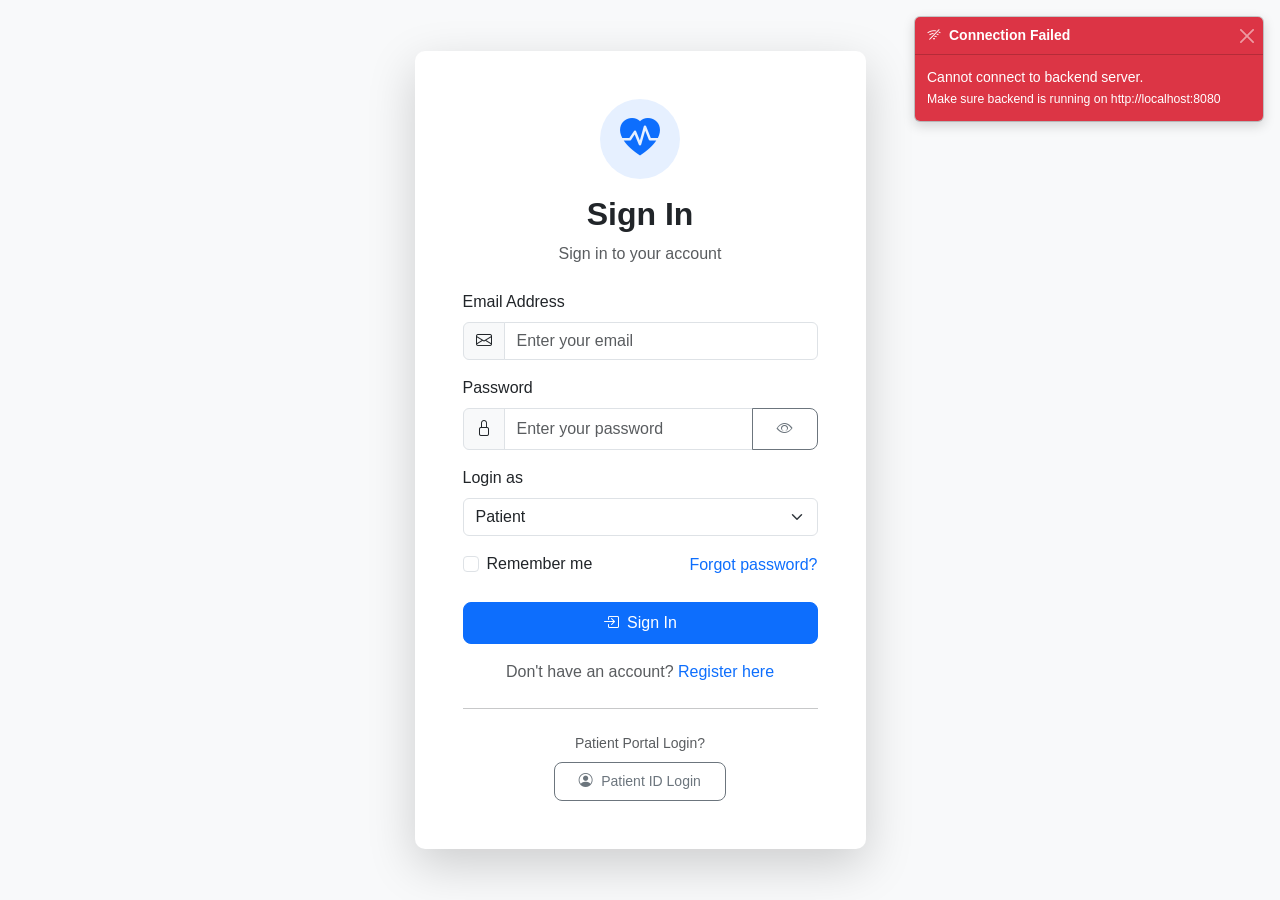
<file: HospitalManagementSystem/HospitalManagementSystem/hospital-frontend-html/login.html>
<!DOCTYPE html>
<html lang="en">
<head>
    <meta charset="UTF-8">
    <meta name="viewport" content="width=device-width, initial-scale=1.0">
    <title>Login - Hospital Management System</title>
    <link href="https://cdn.jsdelivr.net/npm/bootstrap@5.3.2/dist/css/bootstrap.min.css" rel="stylesheet">
    <link rel="stylesheet" href="https://cdn.jsdelivr.net/npm/bootstrap-icons@1.11.1/font/bootstrap-icons.css">
    <link rel="stylesheet" href="css/style.css">
</head>
<body class="bg-light">
    <!-- Connection Status Notification -->
    <div class="position-fixed top-0 end-0 p-3" style="z-index: 9999;">
        <div id="connectionToast" class="toast" role="alert" aria-live="assertive" aria-atomic="true">
            <div class="toast-header">
                <i class="bi bi-wifi me-2" id="connectionIcon"></i>
                <strong class="me-auto" id="connectionTitle">Checking Connection...</strong>
                <button type="button" class="btn-close" data-bs-dismiss="toast"></button>
            </div>
            <div class="toast-body" id="connectionMessage">
                Connecting to backend server...
            </div>
        </div>
    </div>

    <div class="container">
        <div class="row justify-content-center align-items-center min-vh-100">
            <div class="col-md-6 col-lg-5">
                <div class="card shadow-lg border-0">
                    <div class="card-body p-5">
                        <div class="text-center mb-4">
                            <div class="bg-primary bg-opacity-10 rounded-circle d-inline-flex align-items-center justify-content-center mb-3" style="width: 80px; height: 80px;">
                                <i class="bi bi-heart-pulse-fill fs-1 text-primary"></i>
                            </div>
                            <h2 class="fw-bold">Sign In</h2>
                            <p class="text-muted">Sign in to your account</p>
                        </div>

                        <div id="errorAlert"></div>

                        <form id="loginForm">
                            <div class="mb-3">
                                <label class="form-label">Email Address</label>
                                <div class="input-group">
                                    <span class="input-group-text"><i class="bi bi-envelope"></i></span>
                                    <input type="email" class="form-control" id="email" required placeholder="Enter your email">
                                </div>
                            </div>

                            <div class="mb-3">
                                <label class="form-label">Password</label>
                                <div class="input-group">
                                    <span class="input-group-text"><i class="bi bi-lock"></i></span>
                                    <input type="password" class="form-control" id="password" required placeholder="Enter your password">
                                    <button class="btn btn-outline-secondary" type="button" id="togglePassword">
                                        <i class="bi bi-eye" id="eyeIcon"></i>
                                    </button>
                                </div>
                            </div>

                            <div class="mb-3">
                                <label class="form-label">Login as</label>
                                <select class="form-select" id="role" required>
                                    <option value="patient">Patient</option>
                                    <option value="doctor">Doctor</option>
                                    <option value="admin">Admin</option>
                                </select>
                            </div>

                            <div class="d-flex justify-content-between align-items-center mb-4">
                                <div class="form-check">
                                    <input class="form-check-input" type="checkbox" id="rememberMe">
                                    <label class="form-check-label" for="rememberMe">Remember me</label>
                                </div>
                                <a href="#" class="text-decoration-none">Forgot password?</a>
                            </div>

                            <button type="submit" class="btn btn-primary w-100 mb-3">
                                <i class="bi bi-box-arrow-in-right me-2"></i>Sign In
                            </button>
                        </form>

                        <div class="text-center">
                            <p class="text-muted">Don't have an account? <a href="register.html" class="text-decoration-none">Register here</a></p>
                        </div>

                        <hr class="my-4">

                        <div class="text-center">
                            <p class="text-muted small mb-2">Patient Portal Login?</p>
                            <a href="patient-portal-login.html" class="btn btn-outline-secondary btn-sm">
                                <i class="bi bi-person-circle me-2"></i>Patient ID Login
                            </a>
                        </div>
                    </div>
                </div>
            </div>
        </div>
    </div>

    <script src="https://cdn.jsdelivr.net/npm/bootstrap@5.3.2/dist/js/bootstrap.bundle.min.js"></script>
    <script src="js/api.js"></script>
    <script src="js/main.js"></script>
    <script src="js/login.js"></script>
</body>
</html>
</file>
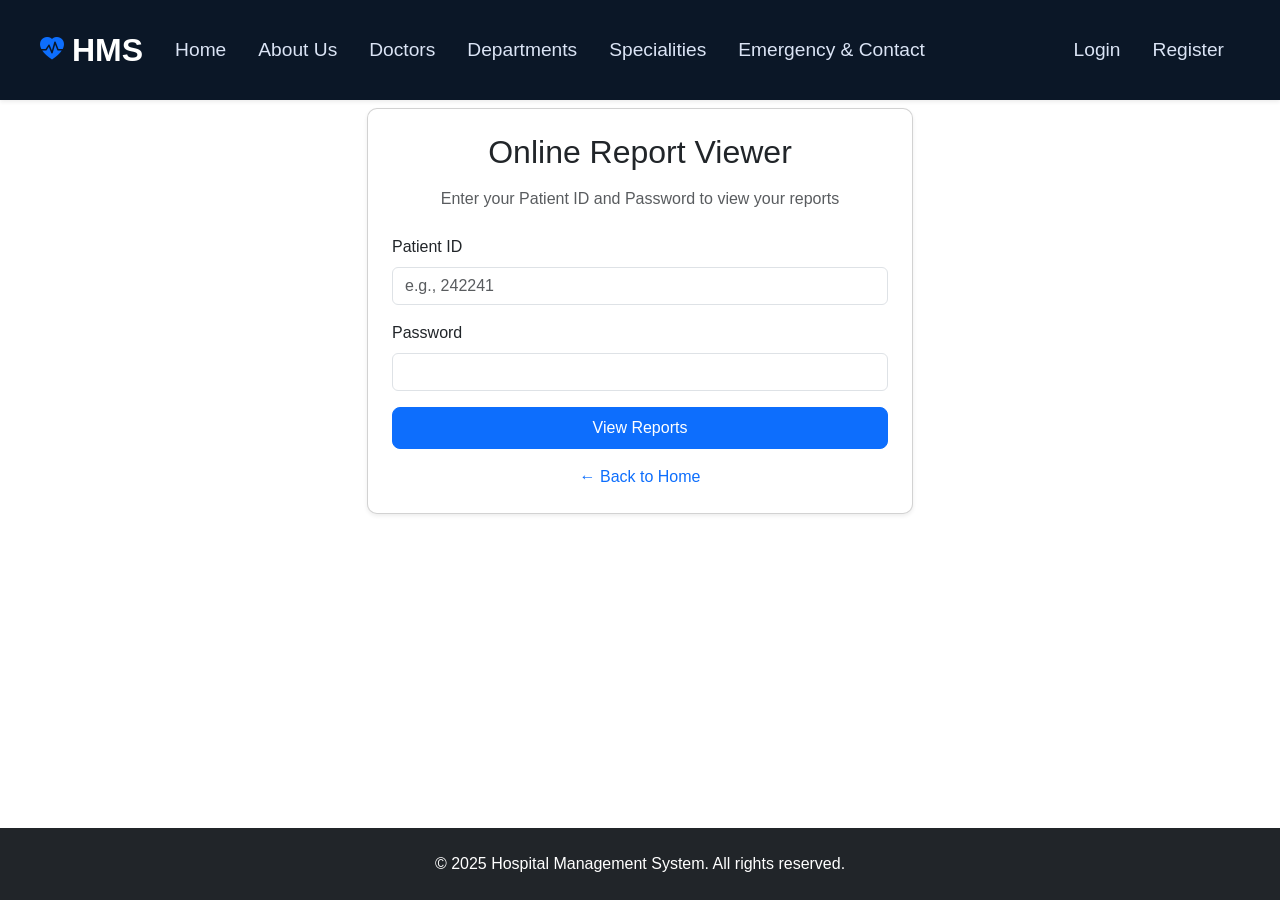
<file: HospitalManagementSystem/HospitalManagementSystem/hospital-frontend-html/online-report.html>
<!DOCTYPE html>
<html lang="en">
<head>
    <meta charset="UTF-8">
    <meta name="viewport" content="width=device-width, initial-scale=1.0">
    <title>Online Report - Hospital Management System</title>
    <link href="https://cdn.jsdelivr.net/npm/bootstrap@5.3.2/dist/css/bootstrap.min.css" rel="stylesheet">
    <link rel="stylesheet" href="https://cdn.jsdelivr.net/npm/bootstrap-icons@1.11.1/font/bootstrap-icons.css">
    <link rel="stylesheet" href="css/style.css">
    <style>
        body {
            padding-top: 60px;
        }
    </style>
</head>
<body>
    <!-- Navigation -->
    <nav class="navbar navbar-expand-lg navbar-light bg-white shadow-sm fixed-top">
        <div class="container-fluid d-flex align-items-center h-100 px-3">
            <a class="navbar-brand d-flex align-items-center ms-4" href="index.html">
                <i class="bi bi-heart-pulse-fill text-primary me-2 fs-4"></i>
                <span class="fw-bold">HMS</span>
            </a>
            <button class="navbar-toggler" type="button" data-bs-toggle="collapse" data-bs-target="#navbarNav">
                <span class="navbar-toggler-icon"></span>
            </button>
            <div class="collapse navbar-collapse" id="navbarNav">
                <ul class="navbar-nav me-auto">
                    <li class="nav-item"><a class="nav-link" href="index.html">Home</a></li>
                    <li class="nav-item"><a class="nav-link" href="about.html">About Us</a></li>
                    <li class="nav-item"><a class="nav-link" href="doctors.html">Doctors</a></li>
                    <li class="nav-item"><a class="nav-link" href="departments.html">Departments</a></li>
                    <li class="nav-item"><a class="nav-link" href="index.html#specialities">Specialities</a></li>
                    <li class="nav-item"><a class="nav-link" href="emergency.html">Emergency &amp; Contact</a></li>
                </ul>
                <ul class="navbar-nav ms-auto me-4">
                    <li class="nav-item"><a class="nav-link" href="login.html">Login</a></li>
                    <li class="nav-item"><a class="nav-link" href="register.html">Register</a></li>
                </ul>
            </div>
        </div>
    </nav>

    <!-- Main Content -->
    <main class="container my-5">
        <div class="row justify-content-center">
            <div class="col-md-8 col-lg-6">
                <!-- Login Section -->
                <div id="loginSection" class="card shadow-sm">
                    <div class="card-body p-4">
                        <h2 class="text-center mb-3">Online Report Viewer</h2>
                        <p class="text-center text-muted mb-4">Enter your Patient ID and Password to view your reports</p>
                        <form id="loginForm">
                            <div class="mb-3">
                                <label class="form-label">Patient ID</label>
                                <input type="text" class="form-control" id="patientId" required placeholder="e.g., 242241">
                            </div>
                            <div class="mb-3">
                                <label class="form-label">Password</label>
                                <input type="password" class="form-control" id="password" required>
                            </div>
                            <div class="alert alert-danger d-none" id="errorMessage" role="alert">Invalid Patient ID or Password</div>
                            <button type="submit" class="btn btn-primary w-100 mb-3">View Reports</button>
                            <div class="text-center">
                                <a href="index.html" class="text-decoration-none">← Back to Home</a>
                            </div>
                        </form>
                    </div>
                </div>

                <!-- Reports Section -->
                <div id="reportsSection" class="d-none">
                    <div class="card shadow-sm">
                        <div class="card-header bg-primary text-white">
                            <h4 class="mb-0">Your Medical Reports</h4>
                        </div>
                        <div class="card-body">
                            <div id="reportsList"></div>
                            <button class="btn btn-secondary w-100 mt-3" onclick="logout()">Logout</button>
                            <div class="text-center mt-3">
                                <a href="index.html" class="text-decoration-none">← Back to Home</a>
                            </div>
                        </div>
                    </div>
                </div>
            </div>
        </div>
    </main>

    <!-- Footer -->
    <footer class="bg-dark text-white py-4 mt-5">
        <div class="container text-center">
            <p class="mb-0">&copy; 2025 Hospital Management System. All rights reserved.</p>
        </div>
    </footer>

    <script src="https://cdn.jsdelivr.net/npm/bootstrap@5.3.2/dist/js/bootstrap.bundle.min.js"></script>
    <script>
        const API_BASE = 'http://localhost:8080/api';
        let currentPatient = null;

        document.getElementById('loginForm').addEventListener('submit', async function(e) {
            e.preventDefault();
            const patientId = document.getElementById('patientId').value;
            const password = document.getElementById('password').value;

            try {
                const response = await fetch(`${API_BASE}/patients/login`, {
                    method: 'POST',
                    headers: { 'Content-Type': 'application/json' },
                    body: JSON.stringify({ patientId, password })
                });

                if (response.ok) {
                    currentPatient = await response.json();
                    document.getElementById('loginSection').classList.add('d-none');
                    document.getElementById('reportsSection').classList.remove('d-none');
                    loadReports();
                } else {
                    document.getElementById('errorMessage').classList.remove('d-none');
                }
            } catch (error) {
                console.error('Login error:', error);
                document.getElementById('errorMessage').classList.remove('d-none');
            }
        });

        async function loadReports() {
            if (!currentPatient) return;

            try {
                const response = await fetch(`${API_BASE}/reports/patient/${currentPatient.id}`);
                const reports = await response.json();

                const reportsHtml = reports.map(report => `
                    <div class="card mb-3">
                        <div class="card-body">
                            <h5 class="card-title">${report.reportType}</h5>
                            <p class="card-text"><strong>Date:</strong> ${new Date(report.reportDate).toLocaleDateString()}</p>
                            <p class="card-text"><strong>Doctor Notes:</strong> ${report.doctorNotes || 'N/A'}</p>
                            <p class="card-text"><strong>Test Results:</strong> ${report.testResults || 'N/A'}</p>
                            ${report.fileUrl ? `<a href="${report.fileUrl}" target="_blank" class="btn btn-sm btn-primary"><i class="bi bi-download me-1"></i>Download Report</a>` : ''}
                        </div>
                    </div>
                `).join('');

                document.getElementById('reportsList').innerHTML = reportsHtml || '<p class="text-center text-muted py-5">No reports available.</p>';
            } catch (error) {
                console.error('Error loading reports:', error);
                document.getElementById('reportsList').innerHTML = '<p class="text-center text-danger py-5">Error loading reports.</p>';
            }
        }

        function logout() {
            document.getElementById('loginSection').classList.remove('d-none');
            document.getElementById('reportsSection').classList.add('d-none');
            currentPatient = null;
            document.getElementById('loginForm').reset();
        }
    </script>
</body>
</html>
</file>
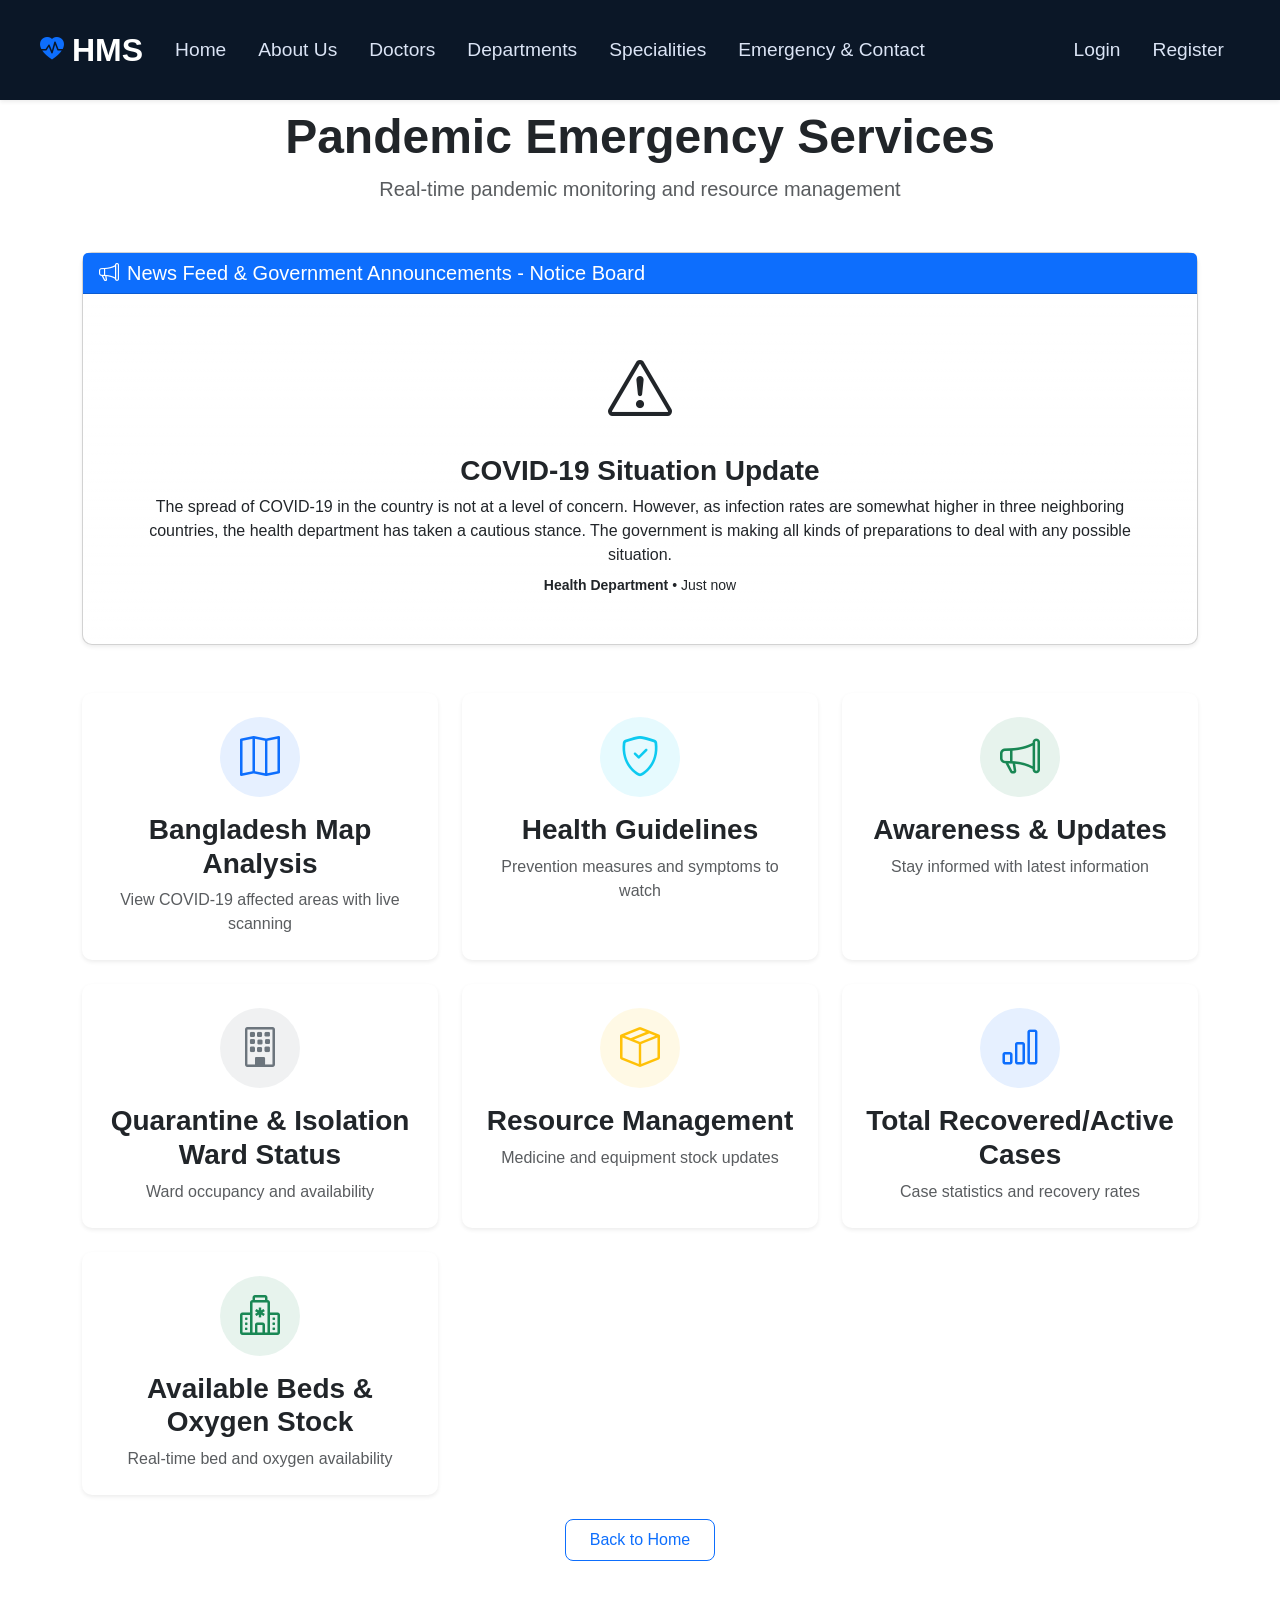
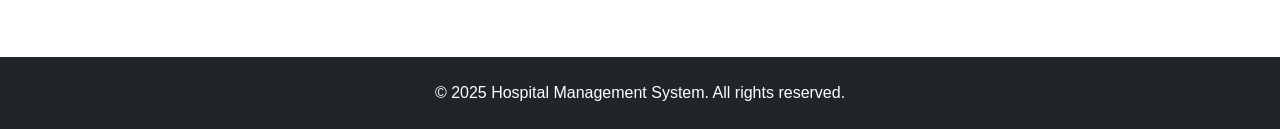
<file: HospitalManagementSystem/HospitalManagementSystem/hospital-frontend-html/pandemic.html>
<!DOCTYPE html>
<html lang="en">
<head>
    <meta charset="UTF-8">
    <meta name="viewport" content="width=device-width, initial-scale=1.0">
    <title>Pandemic Info - Hospital Management System</title>
    <link href="https://cdn.jsdelivr.net/npm/bootstrap@5.3.2/dist/css/bootstrap.min.css" rel="stylesheet">
    <link rel="stylesheet" href="https://cdn.jsdelivr.net/npm/bootstrap-icons@1.11.1/font/bootstrap-icons.css">
    <link rel="stylesheet" href="css/style.css">
    <style>
        body {
            padding-top: 60px;
        }
        .app-section {
            display: none;
        }
        .app-section.active {
            display: block;
            animation: fadeIn 0.4s ease;
        }
        @keyframes fadeIn {
            from {
                opacity: 0;
                transform: translateY(10px);
            }
            to {
                opacity: 1;
                transform: translateY(0);
            }
        }
        
        /* Map Scanner Animation */
        .map-container {
            position: relative;
            max-width: 600px;
            margin: 0 auto;
            overflow: hidden;
        }
        
        .map-container svg {
            width: 100%;
            height: auto;
            filter: drop-shadow(0 4px 6px rgba(0,0,0,0.1));
        }
        
        .scanner-line {
            position: absolute;
            top: 0;
            left: 0;
            width: 100%;
            height: 4px;
            background: linear-gradient(90deg, transparent, rgba(0, 123, 255, 0.8), transparent);
            box-shadow: 0 0 20px rgba(0, 123, 255, 0.6);
            animation: scan 3s ease-in-out infinite;
        }
        
        @keyframes scan {
            0% {
                top: 0;
                opacity: 0;
            }
            10% {
                opacity: 1;
            }
            90% {
                opacity: 1;
            }
            100% {
                top: 100%;
                opacity: 0;
            }
        }
        
        .stats-display {
            margin-top: 2rem;
            animation: slideUp 1s ease-out;
        }
        
        @keyframes slideUp {
            from {
                opacity: 0;
                transform: translateY(30px);
            }
            to {
                opacity: 1;
                transform: translateY(0);
            }
        }
        
        .percentage-circle {
            width: 150px;
            height: 150px;
            border-radius: 50%;
            background: conic-gradient(#dc3545 0% var(--percentage), #e9ecef var(--percentage) 100%);
            display: flex;
            align-items: center;
            justify-content: center;
            position: relative;
            animation: rotate 2s ease-out;
        }
        
        .percentage-circle::before {
            content: '';
            width: 120px;
            height: 120px;
            border-radius: 50%;
            background: white;
            position: absolute;
        }
        
        .percentage-text {
            position: relative;
            z-index: 1;
            font-size: 2rem;
            font-weight: bold;
            color: #dc3545;
        }
        
        @keyframes rotate {
            from {
                transform: rotate(0deg);
            }
            to {
                transform: rotate(360deg);
            }
        }
    </style>
</head>
<body>
    <!-- Navigation -->
    <nav class="navbar navbar-expand-lg navbar-light bg-white shadow-sm fixed-top">
        <div class="container-fluid d-flex align-items-center h-100 px-3">
            <a class="navbar-brand d-flex align-items-center ms-4" href="index.html">
                <i class="bi bi-heart-pulse-fill text-primary me-2 fs-4"></i>
                <span class="fw-bold">HMS</span>
            </a>
            <button class="navbar-toggler" type="button" data-bs-toggle="collapse" data-bs-target="#navbarNav">
                <span class="navbar-toggler-icon"></span>
            </button>
            <div class="collapse navbar-collapse" id="navbarNav">
                <ul class="navbar-nav me-auto">
                    <li class="nav-item"><a class="nav-link" href="index.html">Home</a></li>
                    <li class="nav-item"><a class="nav-link" href="about.html">About Us</a></li>
                    <li class="nav-item"><a class="nav-link" href="doctors.html">Doctors</a></li>
                    <li class="nav-item"><a class="nav-link" href="departments.html">Departments</a></li>
                    <li class="nav-item"><a class="nav-link" href="index.html#specialities">Specialities</a></li>
                    <li class="nav-item"><a class="nav-link" href="emergency.html">Emergency &amp; Contact</a></li>
                </ul>
                <ul class="navbar-nav ms-auto me-4">
                    <li class="nav-item"><a class="nav-link" href="login.html">Login</a></li>
                    <li class="nav-item"><a class="nav-link" href="register.html">Register</a></li>
                </ul>
            </div>
        </div>
    </nav>

    <!-- Main Content -->
    <main class="container my-5">
        <!-- Pandemic Service Categories -->
        <section id="pandemic-main" class="app-section active">
            <div class="text-center mb-5">
                <h1 class="display-5 fw-bold">Pandemic Emergency Services</h1>
                <p class="lead text-muted">Real-time pandemic monitoring and resource management</p>
            </div>

            <!-- 1. News Feed & Government Announcements - Notice Board Carousel (TOP) -->
            <div class="card shadow-sm mb-5">
                <div class="card-header bg-primary text-white">
                   
                    <div>
                         <h5 class="mb-0"><i class="bi bi-megaphone me-2"></i>News Feed & Government Announcements - Notice Board</h5>
                    </div>
                         
                  </div>


                <div class="card-body p-0">
                    <div id="noticeCarousel" class="carousel slide" data-bs-ride="carousel">
                        <div class="carousel-indicators">
                            <button type="button" data-bs-target="#noticeCarousel" data-bs-slide-to="0" class="active" aria-current="true" aria-label="Slide 1"></button>
                            <button type="button" data-bs-target="#noticeCarousel" data-bs-slide-to="1" aria-label="Slide 2"></button>
                            <button type="button" data-bs-target="#noticeCarousel" data-bs-slide-to="2" aria-label="Slide 3"></button>
                        </div>
                        <div class="carousel-inner">
                            <div class="carousel-item active">
                                <div class="p-5 text-center bg-gradient" style="background: linear-gradient(135deg, #fa709a 0%, #fee140 100%); min-height: 300px; display: flex; flex-direction: column; justify-content: center;">
                                    <i class="bi bi-exclamation-triangle text-dark" style="font-size: 4rem;"></i>
                                    <h3 class="text-dark mt-3 fw-bold">COVID-19 Situation Update</h3>
                                    <p class="text-dark mb-2">The spread of COVID-19 in the country is not at a level of concern. However, as infection rates are somewhat higher in three neighboring countries, the health department has taken a cautious stance. The government is making all kinds of preparations to deal with any possible situation.</p>
                                    <small class="text-dark"><strong>Health Department</strong> • Just now</small>
                                </div>
                            </div>
                            <div class="carousel-item">
                                <div class="p-5 text-center bg-gradient" style="background: linear-gradient(135deg, #a8edea 0%, #fed6e3 100%); min-height: 300px; display: flex; flex-direction: column; justify-content: center;">
                                    <i class="bi bi-virus text-dark" style="font-size: 4rem;"></i>
                                    <h3 class="text-dark mt-3 fw-bold">New Variants Detected & Rising Cases</h3>
                                    <p class="text-dark mb-2">Two new Omicron subvariants, XFG and XFC, have been detected in Bangladesh. According to icddr,b surveillance data from nine districts—including Rajshahi, Cumilla, Khulna, Jashore, Sylhet, Barishal, Chattogram, Dinajpur, and Kishoreganj—COVID-19 cases have increased noticeably. In May 2025, around 7% of patients at study hospitals tested positive for the new variants.</p>
                                    <small class="text-dark"><strong>Health Surveillance & icddr,b Research</strong> • 2 days ago</small>
                                </div>
                            </div>
                            <div class="carousel-item">
                                <div class="p-5 text-center bg-gradient" style="background: linear-gradient(135deg, #89f7fe 0%, #66a6ff 100%); min-height: 300px; display: flex; flex-direction: column; justify-content: center;">
                                    <i class="bi bi-shield-fill-check text-dark" style="font-size: 4rem;"></i>
                                    <h3 class="text-dark mt-3 fw-bold">Safety Measures & No Major Alarm</h3>
                                    <p class="text-dark mb-2">Despite the rise in infections, scientists from icddr,b have stated that the situation is not alarming at this stage. Health authorities recommend vaccination for vulnerable groups, wearing masks in crowded spaces, practicing physical distancing, regular hand hygiene, and staying home when sick. These steps help reduce the spread of new COVID-19 variants.</p>
                                    <small class="text-dark"><strong>icddr,b Scientists & Health Authorities</strong> • 1 day ago</small>
                                </div>
                            </div>
                        </div>
                        <button class="carousel-control-prev" type="button" data-bs-target="#noticeCarousel" data-bs-slide="prev">
                            <span class="carousel-control-prev-icon" aria-hidden="true"></span>
                            <span class="visually-hidden">Previous</span>
                        </button>
                        <button class="carousel-control-next" type="button" data-bs-target="#noticeCarousel" data-bs-slide="next">
                            <span class="carousel-control-next-icon" aria-hidden="true"></span>
                            <span class="visually-hidden">Next</span>
                        </button>
                    </div>
                </div>
            </div>
            
            <!-- Service Cards -->
            <div class="row g-4">
                <div class="col-md-6 col-lg-4">
                    <div class="card h-100 shadow-sm border-0" style="cursor: pointer;" onclick="openSection('map-scanner')">
                        <div class="card-body text-center p-4">
                            <div class="service-icon bg-primary bg-opacity-10 rounded-circle d-inline-flex align-items-center justify-content-center mb-3" style="width: 80px; height: 80px;">
                                <i class="bi bi-map fs-1 text-primary"></i>
                            </div>
                            <h3 class="card-title fw-bold">Bangladesh Map Analysis</h3>
                            <p class="card-text text-muted">View COVID-19 affected areas with live scanning</p>
                        </div>
                    </div>
                </div>
                <div class="col-md-6 col-lg-4">
                    <div class="card h-100 shadow-sm border-0" style="cursor: pointer;" onclick="openSection('health-guidelines')">
                        <div class="card-body text-center p-4">
                            <div class="service-icon bg-info bg-opacity-10 rounded-circle d-inline-flex align-items-center justify-content-center mb-3" style="width: 80px; height: 80px;">
                                <i class="bi bi-shield-check fs-1 text-info"></i>
                            </div>
                            <h3 class="card-title fw-bold">Health Guidelines</h3>
                            <p class="card-text text-muted">Prevention measures and symptoms to watch</p>
                        </div>
                    </div>
                </div>
                <div class="col-md-6 col-lg-4">
                    <div class="card h-100 shadow-sm border-0" style="cursor: pointer;" onclick="openSection('awareness')">
                        <div class="card-body text-center p-4">
                            <div class="service-icon bg-success bg-opacity-10 rounded-circle d-inline-flex align-items-center justify-content-center mb-3" style="width: 80px; height: 80px;">
                                <i class="bi bi-megaphone fs-1 text-success"></i>
                            </div>
                            <h3 class="card-title fw-bold">Awareness & Updates</h3>
                            <p class="card-text text-muted">Stay informed with latest information</p>
                        </div>
                    </div>
                </div>
                <div class="col-md-6 col-lg-4">
                    <div class="card h-100 shadow-sm border-0" style="cursor: pointer;" onclick="openSection('quarantine-status')">
                        <div class="card-body text-center p-4">
                            <div class="service-icon bg-secondary bg-opacity-10 rounded-circle d-inline-flex align-items-center justify-content-center mb-3" style="width: 80px; height: 80px;">
                                <i class="bi bi-building fs-1 text-secondary"></i>
                            </div>
                            <h3 class="card-title fw-bold">Quarantine & Isolation Ward Status</h3>
                            <p class="card-text text-muted">Ward occupancy and availability</p>
                        </div>
                    </div>
                </div>
                <div class="col-md-6 col-lg-4">
                    <div class="card h-100 shadow-sm border-0" style="cursor: pointer;" onclick="openSection('resources')">
                        <div class="card-body text-center p-4">
                            <div class="service-icon bg-warning bg-opacity-10 rounded-circle d-inline-flex align-items-center justify-content-center mb-3" style="width: 80px; height: 80px;">
                                <i class="bi bi-box-seam fs-1 text-warning"></i>
                            </div>
                            <h3 class="card-title fw-bold">Resource Management</h3>
                            <p class="card-text text-muted">Medicine and equipment stock updates</p>
                        </div>
                    </div>
                </div>
                <div class="col-md-6 col-lg-4">
                    <div class="card h-100 shadow-sm border-0" style="cursor: pointer;" onclick="openSection('case-statistics')">
                        <div class="card-body text-center p-4">
                            <div class="service-icon bg-primary bg-opacity-10 rounded-circle d-inline-flex align-items-center justify-content-center mb-3" style="width: 80px; height: 80px;">
                                <i class="bi bi-bar-chart fs-1 text-primary"></i>
                            </div>
                            <h3 class="card-title fw-bold">Total Recovered/Active Cases</h3>
                            <p class="card-text text-muted">Case statistics and recovery rates</p>
                        </div>
                    </div>
                </div>
                <div class="col-md-6 col-lg-4">
                    <div class="card h-100 shadow-sm border-0" style="cursor: pointer;" onclick="openSection('bed-oxygen')">
                        <div class="card-body text-center p-4">
                            <div class="service-icon bg-success bg-opacity-10 rounded-circle d-inline-flex align-items-center justify-content-center mb-3" style="width: 80px; height: 80px;">
                                <i class="bi bi-hospital fs-1 text-success"></i>
                            </div>
                            <h3 class="card-title fw-bold">Available Beds & Oxygen Stock</h3>
                            <p class="card-text text-muted">Real-time bed and oxygen availability</p>
                        </div>
                    </div>
                </div>
            </div>
            <div class="text-center mt-4">
                <a href="index.html" class="btn btn-outline-primary">Back to Home</a>
            </div>
        </section>

        <!-- 2. Health Guidelines -->
        <section id="health-guidelines" class="app-section">
            <div class="mb-4">
                <h2 class="fw-bold mb-3">Health Guidelines</h2>
                <p class="text-muted">Essential prevention measures and symptoms to watch for</p>
            </div>

            <div class="card shadow-sm mb-4">
                <div class="card-header bg-info text-white">
                    <h5 class="mb-0"><i class="bi bi-shield-check me-2"></i>Prevention Measures</h5>
                </div>
                <div class="card-body">
                    <div class="row g-3">
                        <div class="col-md-6">
                            <ul class="list-group list-group-flush">
                                <li class="list-group-item"><i class="bi bi-check-circle text-success me-2"></i>Wear masks in public places and crowded areas</li>
                                <li class="list-group-item"><i class="bi bi-check-circle text-success me-2"></i>Maintain physical distance of at least 6 feet</li>
                                <li class="list-group-item"><i class="bi bi-check-circle text-success me-2"></i>Wash hands frequently with soap and water for 20 seconds</li>
                                <li class="list-group-item"><i class="bi bi-check-circle text-success me-2"></i>Use hand sanitizer with at least 60% alcohol</li>
                            </ul>
                        </div>
                        <div class="col-md-6">
                            <ul class="list-group list-group-flush">
                                <li class="list-group-item"><i class="bi bi-check-circle text-success me-2"></i>Avoid touching face, especially eyes, nose, and mouth</li>
                                <li class="list-group-item"><i class="bi bi-check-circle text-success me-2"></i>Cover coughs and sneezes with tissue or elbow</li>
                                <li class="list-group-item"><i class="bi bi-check-circle text-success me-2"></i>Stay home if you feel sick and seek medical attention</li>
                                <li class="list-group-item"><i class="bi bi-check-circle text-success me-2"></i>Get vaccinated and follow booster dose schedule</li>
                            </ul>
                        </div>
                    </div>
                </div>
            </div>

            <div class="card shadow-sm mb-4">
                <div class="card-header bg-warning text-dark">
                    <h5 class="mb-0"><i class="bi bi-thermometer-half me-2"></i>Symptoms to Watch For</h5>
                </div>
                <div class="card-body">
                    <div class="row g-3">
                        <div class="col-md-6">
                            <div class="alert alert-warning mb-0">
                                <strong><i class="bi bi-exclamation-triangle me-2"></i>Common Symptoms:</strong>
                                <ul class="mb-0 mt-2">
                                    <li>Fever or chills</li>
                                    <li>Dry cough</li>
                                    <li>Fatigue</li>
                                    <li>Body aches</li>
                                    <li>Loss of taste or smell</li>
                                    <li>Sore throat</li>
                                </ul>
                            </div>
                        </div>
                        <div class="col-md-6">
                            <div class="alert alert-danger mb-0">
                                <strong><i class="bi bi-exclamation-octagon me-2"></i>Severe Symptoms (Seek immediate care):</strong>
                                <ul class="mb-0 mt-2">
                                    <li>Difficulty breathing or shortness of breath</li>
                                    <li>Persistent chest pain or pressure</li>
                                    <li>Confusion or inability to stay awake</li>
                                    <li>Bluish lips or face</li>
                                </ul>
                            </div>
                        </div>
                    </div>
                </div>
            </div>

            <div class="text-center">
                <button class="btn btn-outline-secondary" onclick="openSection('pandemic-main')">Back to Services</button>
            </div>
        </section>

        <!-- 3. Awareness & Updates -->
        <section id="awareness" class="app-section">
            <div class="mb-4">
                <h2 class="fw-bold mb-3">Awareness & Updates</h2>
                <p class="text-muted">Stay informed with latest pandemic information</p>
            </div>

            <div class="card shadow-sm mb-4">
                <div class="card-header bg-success text-white">
                    <h5 class="mb-0"><i class="bi bi-info-circle me-2"></i>Important Information</h5>
                </div>
                <div class="card-body">
                    <div class="accordion" id="awarenessAccordion">
                        <div class="accordion-item">
                            <h2 class="accordion-header">
                                <button class="accordion-button" type="button" data-bs-toggle="collapse" data-bs-target="#collapseOne">
                                    <i class="bi bi-syringe me-2"></i>Vaccination Information
                                </button>
                            </h2>
                            <div id="collapseOne" class="accordion-collapse collapse show" data-bs-parent="#awarenessAccordion">
                                <div class="accordion-body">
                                    <p><strong>Who should get vaccinated?</strong> Everyone aged 12 and above is eligible for COVID-19 vaccination.</p>
                                    <p><strong>Where to get vaccinated?</strong> Visit government hospitals, health centers, or private vaccination centers.</p>
                                    <p><strong>Booster doses:</strong> Recommended 6 months after completing primary vaccination series.</p>
                                </div>
                            </div>
                        </div>
                        <div class="accordion-item">
                            <h2 class="accordion-header">
                                <button class="accordion-button collapsed" type="button" data-bs-toggle="collapse" data-bs-target="#collapseTwo">
                                    <i class="bi bi-house-door me-2"></i>Home Isolation Guidelines
                                </button>
                            </h2>
                            <div id="collapseTwo" class="accordion-collapse collapse" data-bs-parent="#awarenessAccordion">
                                <div class="accordion-body">
                                    <ul>
                                        <li>Stay in a separate room away from family members</li>
                                        <li>Use a separate bathroom if possible</li>
                                        <li>Wear a mask when around others</li>
                                        <li>Monitor your symptoms daily</li>
                                        <li>Maintain proper ventilation in isolation room</li>
                                    </ul>
                                </div>
                            </div>
                        </div>
                        <div class="accordion-item">
                            <h2 class="accordion-header">
                                <button class="accordion-button collapsed" type="button" data-bs-toggle="collapse" data-bs-target="#collapseThree">
                                    <i class="bi bi-telephone me-2"></i>Emergency Contacts
                                </button>
                            </h2>
                            <div id="collapseThree" class="accordion-collapse collapse" data-bs-parent="#awarenessAccordion">
                                <div class="accordion-body">
                                    <p><strong>COVID Helpline:</strong> 1800-XXX-XXXX (Toll-free)</p>
                                    <p><strong>Ambulance:</strong> 102 / 108</p>
                                    <p><strong>Hospital Emergency:</strong> +1-202-555-0145</p>
                                </div>
                            </div>
                        </div>
                    </div>
                </div>
            </div>

            <div class="text-center">
                <button class="btn btn-outline-secondary" onclick="openSection('pandemic-main')">Back to Services</button>
            </div>
        </section>

        <!-- 4. Quarantine & Isolation Ward Status -->
        <section id="quarantine-status" class="app-section">
            <div class="mb-4">
                <h2 class="fw-bold mb-3">Quarantine & Isolation Ward Status</h2>
                <p class="text-muted">Real-time ward occupancy and availability information</p>
            </div>

            <div class="card shadow-sm mb-4">
                <div class="card-header bg-secondary text-white">
                    <h5 class="mb-0"><i class="bi bi-building me-2"></i>Ward Status Overview</h5>
                </div>
                <div class="card-body p-0">
                    <div class="table-responsive">
                        <table class="table table-hover mb-0">
                            <thead class="table-light">
                                <tr>
                                    <th>Ward Name</th>
                                    <th>Type</th>
                                    <th>Occupied</th>
                                    <th>Available</th>
                                    <th>Total Capacity</th>
                                    <th>Occupancy %</th>
                                    <th>Status</th>
                                </tr>
                            </thead>
                            <tbody>
                                <tr>
                                    <td><strong>Isolation Ward A</strong></td>
                                    <td>Critical Care</td>
                                    <td>18</td>
                                    <td>7</td>
                                    <td>25</td>
                                    <td>
                                        <div class="progress" style="height: 20px;">
                                            <div class="progress-bar bg-warning" role="progressbar" style="width: 72%;" aria-valuenow="72" aria-valuemin="0" aria-valuemax="100">72%</div>
                                        </div>
                                    </td>
                                    <td><span class="badge bg-warning">Limited</span></td>
                                </tr>
                                <tr>
                                    <td><strong>Isolation Ward B</strong></td>
                                    <td>Moderate Care</td>
                                    <td>22</td>
                                    <td>13</td>
                                    <td>35</td>
                                    <td>
                                        <div class="progress" style="height: 20px;">
                                            <div class="progress-bar bg-success" role="progressbar" style="width: 63%;" aria-valuenow="63" aria-valuemin="0" aria-valuemax="100">63%</div>
                                        </div>
                                    </td>
                                    <td><span class="badge bg-success">Available</span></td>
                                </tr>
                                <tr>
                                    <td><strong>Quarantine Wing 1</strong></td>
                                    <td>Observation</td>
                                    <td>45</td>
                                    <td>15</td>
                                    <td>60</td>
                                    <td>
                                        <div class="progress" style="height: 20px;">
                                            <div class="progress-bar bg-warning" role="progressbar" style="width: 75%;" aria-valuenow="75" aria-valuemin="0" aria-valuemax="100">75%</div>
                                        </div>
                                    </td>
                                    <td><span class="badge bg-warning">Limited</span></td>
                                </tr>
                                <tr>
                                    <td><strong>Quarantine Wing 2</strong></td>
                                    <td>Observation</td>
                                    <td>32</td>
                                    <td>28</td>
                                    <td>60</td>
                                    <td>
                                        <div class="progress" style="height: 20px;">
                                            <div class="progress-bar bg-success" role="progressbar" style="width: 53%;" aria-valuenow="53" aria-valuemin="0" aria-valuemax="100">53%</div>
                                        </div>
                                    </td>
                                    <td><span class="badge bg-success">Available</span></td>
                                </tr>
                            </tbody>
                        </table>
                    </div>
                </div>
            </div>

            <div class="row g-3 mb-4">
                <div class="col-md-3">
                    <div class="card text-center">
                        <div class="card-body">
                            <h3 class="text-primary">117</h3>
                            <p class="mb-0 text-muted">Total Occupied</p>
                        </div>
                    </div>
                </div>
                <div class="col-md-3">
                    <div class="card text-center">
                        <div class="card-body">
                            <h3 class="text-success">63</h3>
                            <p class="mb-0 text-muted">Total Available</p>
                        </div>
                    </div>
                </div>
                <div class="col-md-3">
                    <div class="card text-center">
                        <div class="card-body">
                            <h3 class="text-secondary">180</h3>
                            <p class="mb-0 text-muted">Total Capacity</p>
                        </div>
                    </div>
                </div>
                <div class="col-md-3">
                    <div class="card text-center">
                        <div class="card-body">
                            <h3 class="text-warning">65%</h3>
                            <p class="mb-0 text-muted">Avg Occupancy</p>
                        </div>
                    </div>
                </div>
            </div>

            <div class="text-center">
                <button class="btn btn-outline-secondary" onclick="openSection('pandemic-main')">Back to Services</button>
            </div>
        </section>

        <!-- 5. Resource Management -->
        <section id="resources" class="app-section">
            <div class="mb-4">
                <h2 class="fw-bold mb-3">Resource Management</h2>
                <p class="text-muted">Monitor and manage medical resources during pandemic</p>
            </div>

            <div class="card shadow-sm mb-4">
                <div class="card-header bg-warning text-dark">
                    <h5 class="mb-0"><i class="bi bi-capsule me-2"></i>Medicine & Equipment Stock Updates</h5>
                </div>
                <div class="card-body p-0">
                    <div class="table-responsive">
                        <table class="table table-hover mb-0">
                            <thead class="table-light">
                                <tr>
                                    <th>Item Name</th>
                                    <th>Category</th>
                                    <th>Current Stock</th>
                                    <th>Min Required</th>
                                    <th>Stock Level</th>
                                    <th>Status</th>
                                </tr>
                            </thead>
                            <tbody>
                                <tr>
                                    <td><strong>Remdesivir</strong></td>
                                    <td>Antiviral Medicine</td>
                                    <td>450 units</td>
                                    <td>200 units</td>
                                    <td>
                                        <div class="progress" style="height: 20px;">
                                            <div class="progress-bar bg-success" role="progressbar" style="width: 100%;" aria-valuenow="100" aria-valuemin="0" aria-valuemax="100">225%</div>
                                        </div>
                                    </td>
                                    <td><span class="badge bg-success">Sufficient</span></td>
                                </tr>
                                <tr>
                                    <td><strong>Dexamethasone</strong></td>
                                    <td>Steroid</td>
                                    <td>180 units</td>
                                    <td>150 units</td>
                                    <td>
                                        <div class="progress" style="height: 20px;">
                                            <div class="progress-bar bg-success" role="progressbar" style="width: 100%;" aria-valuenow="100" aria-valuemin="0" aria-valuemax="100">120%</div>
                                        </div>
                                    </td>
                                    <td><span class="badge bg-success">Sufficient</span></td>
                                </tr>
                                <tr>
                                    <td><strong>PPE Kits</strong></td>
                                    <td>Safety Equipment</td>
                                    <td>320 units</td>
                                    <td>400 units</td>
                                    <td>
                                        <div class="progress" style="height: 20px;">
                                            <div class="progress-bar bg-danger" role="progressbar" style="width: 80%;" aria-valuenow="80" aria-valuemin="0" aria-valuemax="100">80%</div>
                                        </div>
                                    </td>
                                    <td><span class="badge bg-danger">Low Stock</span></td>
                                </tr>
                                <tr>
                                    <td><strong>N95 Masks</strong></td>
                                    <td>Safety Equipment</td>
                                    <td>1200 units</td>
                                    <td>800 units</td>
                                    <td>
                                        <div class="progress" style="height: 20px;">
                                            <div class="progress-bar bg-success" role="progressbar" style="width: 100%;" aria-valuenow="100" aria-valuemin="0" aria-valuemax="100">150%</div>
                                        </div>
                                    </td>
                                    <td><span class="badge bg-success">Sufficient</span></td>
                                </tr>
                                <tr>
                                    <td><strong>Pulse Oximeters</strong></td>
                                    <td>Medical Equipment</td>
                                    <td>45 units</td>
                                    <td>40 units</td>
                                    <td>
                                        <div class="progress" style="height: 20px;">
                                            <div class="progress-bar bg-success" role="progressbar" style="width: 100%;" aria-valuenow="100" aria-valuemin="0" aria-valuemax="100">112%</div>
                                        </div>
                                    </td>
                                    <td><span class="badge bg-success">Sufficient</span></td>
                                </tr>
                                <tr>
                                    <td><strong>COVID Test Kits</strong></td>
                                    <td>Diagnostic</td>
                                    <td>560 units</td>
                                    <td>500 units</td>
                                    <td>
                                        <div class="progress" style="height: 20px;">
                                            <div class="progress-bar bg-success" role="progressbar" style="width: 100%;" aria-valuenow="100" aria-valuemin="0" aria-valuemax="100">112%</div>
                                        </div>
                                    </td>
                                    <td><span class="badge bg-success">Sufficient</span></td>
                                </tr>
                            </tbody>
                        </table>
                    </div>
                </div>
            </div>

            <div class="text-center">
                <button class="btn btn-outline-secondary" onclick="openSection('pandemic-main')">Back to Services</button>
            </div>
        </section>

        <!-- 6. Total Recovered/Active Cases -->
        <section id="case-statistics" class="app-section">
            <div class="mb-4">
                <h2 class="fw-bold mb-3">Total Recovered/Active Cases</h2>
                <p class="text-muted">COVID-19 case statistics and trends</p>
            </div>

            <!-- Live Patient Count Cards -->
            <div class="row g-3 mb-4">
                <div class="col-md-4">
                    <div class="card bg-primary text-white shadow">
                        <div class="card-body text-center p-4">
                            <i class="bi bi-hospital fs-1 mb-3"></i>
                            <h2 class="display-4 fw-bold mb-2">245</h2>
                            <p class="mb-0 fs-5">Total Patients</p>
                            <small className="opacity-75">Since pandemic start</small>
                        </div>
                    </div>
                </div>
                <div class="col-md-4">
                    <div class="card bg-warning text-dark shadow">
                        <div class="card-body text-center p-4">
                            <i class="bi bi-exclamation-triangle fs-1 mb-3"></i>
                            <h2 class="display-4 fw-bold mb-2">89</h2>
                            <p class="mb-0 fs-5">Active Cases</p>
                            <small>Currently under treatment</small>
                        </div>
                    </div>
                </div>
                <div class="col-md-4">
                    <div class="card bg-success text-white shadow">
                        <div class="card-body text-center p-4">
                            <i class="bi bi-check-circle fs-1 mb-3"></i>
                            <h2 class="display-4 fw-bold mb-2">156</h2>
                            <p class="mb-0 fs-5">Recovered</p>
                            <small className="opacity-75">Successfully discharged</small>
                        </div>
                    </div>
                </div>
            </div>

            <!-- Statistics Card -->
            <div class="card shadow-sm mb-4">
                <div class="card-header bg-info text-white">
                    <h5 class="mb-0"><i class="bi bi-bar-chart me-2"></i>Case Statistics & Trends</h5>
                </div>
                <div class="card-body">
                    <div class="row mb-4">
                        <div class="col-md-6">
                            <h6 class="fw-bold mb-3">Recovery Rate</h6>
                            <div class="progress" style="height: 35px;">
                                <div class="progress-bar bg-success" role="progressbar" style="width: 64%;" aria-valuenow="64" aria-valuemin="0" aria-valuemax="100">
                                    <span class="fs-6 fw-bold">64%</span>
                                </div>
                            </div>
                            <p class="mt-2 text-muted"><i class="bi bi-info-circle me-1"></i>156 out of 245 patients recovered</p>
                        </div>
                        <div class="col-md-6">
                            <h6 class="fw-bold mb-3">Active Case Rate</h6>
                            <div class="progress" style="height: 35px;">
                                <div class="progress-bar bg-warning" role="progressbar" style="width: 36%;" aria-valuenow="36" aria-valuemin="0" aria-valuemax="100">
                                    <span class="fs-6 fw-bold">36%</span>
                                </div>
                            </div>
                            <p class="mt-2 text-muted"><i class="bi bi-info-circle me-1"></i>89 out of 245 patients currently active</p>
                        </div>
                    </div>

                    <div class="row">
                        <div class="col-md-3 text-center">
                            <div class="border rounded p-3">
                                <h4 class="text-primary mb-0">12</h4>
                                <small class="text-muted">New Cases Today</small>
                            </div>
                        </div>
                        <div class="col-md-3 text-center">
                            <div class="border rounded p-3">
                                <h4 class="text-success mb-0">8</h4>
                                <small class="text-muted">Recovered Today</small>
                            </div>
                        </div>
                        <div class="col-md-3 text-center">
                            <div class="border rounded p-3">
                                <h4 class="text-info mb-0">5.2 days</h4>
                                <small class="text-muted">Avg Hospital Stay</small>
                            </div>
                        </div>
                        <div class="col-md-3 text-center">
                            <div class="border rounded p-3">
                                <h4 class="text-secondary mb-0">93%</h4>
                                <small class="text-muted">Survival Rate</small>
                            </div>
                        </div>
                    </div>
                </div>
            </div>

            <div class="text-center">
                <button class="btn btn-outline-secondary" onclick="openSection('pandemic-main')">Back to Services</button>
            </div>
        </section>

        <!-- 7. Available Beds & Oxygen Stock -->
        <section id="bed-oxygen" class="app-section">
            <div class="mb-4">
                <h2 class="fw-bold mb-3">Available Beds & Oxygen Stock</h2>
                <p class="text-muted">Real-time availability of beds, ventilators, and oxygen supply</p>
            </div>

            <div class="card shadow-sm mb-4">
                <div class="card-header bg-success text-white">
                    <h5 class="mb-0"><i class="bi bi-hospital me-2"></i>Bed Availability Status</h5>
                </div>
                <div class="card-body p-0">
                    <div class="table-responsive">
                        <table class="table table-hover mb-0">
                            <thead class="table-light">
                                <tr>
                                    <th>Resource Type</th>
                                    <th>Available</th>
                                    <th>Occupied</th>
                                    <th>Total Capacity</th>
                                    <th>Availability %</th>
                                    <th>Status</th>
                                </tr>
                            </thead>
                            <tbody>
                                <tr>
                                    <td><i class="bi bi-hospital text-primary me-2"></i><strong>General Beds</strong></td>
                                    <td class="fw-bold text-success">45</td>
                                    <td>75</td>
                                    <td>120</td>
                                    <td>
                                        <div class="progress" style="height: 20px;">
                                            <div class="progress-bar bg-success" role="progressbar" style="width: 37%;" aria-valuenow="37" aria-valuemin="0" aria-valuemax="100">37%</div>
                                        </div>
                                    </td>
                                    <td><span class="badge bg-success">Available</span></td>
                                </tr>
                                <tr>
                                    <td><i class="bi bi-heart-pulse text-danger me-2"></i><strong>ICU Beds</strong></td>
                                    <td class="fw-bold text-warning">8</td>
                                    <td>22</td>
                                    <td>30</td>
                                    <td>
                                        <div class="progress" style="height: 20px;">
                                            <div class="progress-bar bg-warning" role="progressbar" style="width: 27%;" aria-valuenow="27" aria-valuemin="0" aria-valuemax="100">27%</div>
                                        </div>
                                    </td>
                                    <td><span class="badge bg-warning">Limited</span></td>
                                </tr>
                                <tr>
                                    <td><i class="bi bi-wind text-info me-2"></i><strong>Ventilators</strong></td>
                                    <td class="fw-bold text-success">12</td>
                                    <td>13</td>
                                    <td>25</td>
                                    <td>
                                        <div class="progress" style="height: 20px;">
                                            <div class="progress-bar bg-success" role="progressbar" style="width: 48%;" aria-valuenow="48" aria-valuemin="0" aria-valuemax="100">48%</div>
                                        </div>
                                    </td>
                                    <td><span class="badge bg-success">Available</span></td>
                                </tr>
                            </tbody>
                        </table>
                    </div>
                </div>
            </div>

            <div class="card shadow-sm mb-4">
                <div class="card-header bg-primary text-white">
                    <h5 class="mb-0"><i class="bi bi-droplet me-2"></i>Oxygen Supply Status</h5>
                </div>
                <div class="card-body">
                    <div class="row g-3">
                        <div class="col-md-6">
                            <div class="card bg-light">
                                <div class="card-body">
                                    <h6 class="fw-bold mb-3"><i class="bi bi-archive text-success me-2"></i>Oxygen Cylinders</h6>
                                    <div class="d-flex justify-content-between mb-2">
                                        <span>Available:</span>
                                        <strong class="text-success">89 cylinders</strong>
                                    </div>
                                    <div class="d-flex justify-content-between mb-2">
                                        <span>Total Stock:</span>
                                        <strong>150 cylinders</strong>
                                    </div>
                                    <div class="progress" style="height: 25px;">
                                        <div class="progress-bar bg-success" role="progressbar" style="width: 59%;" aria-valuenow="59" aria-valuemin="0" aria-valuemax="100">
                                            <span class="fw-bold">59%</span>
                                        </div>
                                    </div>
                                    <p class="mt-2 mb-0"><span class="badge bg-success">Good Stock</span></p>
                                </div>
                            </div>
                        </div>
                        <div class="col-md-6">
                            <div class="card bg-light">
                                <div class="card-body">
                                    <h6 class="fw-bold mb-3"><i class="bi bi-gear text-primary me-2"></i>Oxygen Concentrators</h6>
                                    <div class="d-flex justify-content-between mb-2">
                                        <span>Available:</span>
                                        <strong class="text-success">18 units</strong>
                                    </div>
                                    <div class="d-flex justify-content-between mb-2">
                                        <span>Total Stock:</span>
                                        <strong>25 units</strong>
                                    </div>
                                    <div class="progress" style="height: 25px;">
                                        <div class="progress-bar bg-success" role="progressbar" style="width: 72%;" aria-valuenow="72" aria-valuemin="0" aria-valuemax="100">
                                            <span class="fw-bold">72%</span>
                                        </div>
                                    </div>
                                    <p class="mt-2 mb-0"><span class="badge bg-success">Good Stock</span></p>
                                </div>
                            </div>
                        </div>
                    </div>

                    <div class="alert alert-info mt-4 mb-0">
                        <i class="bi bi-info-circle me-2"></i><strong>Note:</strong> Oxygen supply is monitored 24/7. Emergency refills are available within 2 hours if stock falls below 30%.
                    </div>
                </div>
            </div>

            <div class="text-center">
                <button class="btn btn-outline-secondary" onclick="openSection('pandemic-main')">Back to Services</button>
            </div>
        </section>

        <!-- Bangladesh Map Scanner Section -->
        <section id="map-scanner" class="app-section" style="padding-bottom: 3rem;">
            <div class="mb-4">
                <h2 class="fw-bold mb-3 text-center">Bangladesh COVID-19 Map Analysis</h2>
                <p class="text-muted text-center">Real-time scanning and analysis of COVID-19 affected areas</p>
            </div>

            <div class="card shadow-sm mb-4">
                <div class="card-header bg-primary text-white text-center">
                    <h5 class="mb-0"><i class="bi bi-map me-2"></i>Scanning Bangladesh Territory</h5>
                </div>
                <div class="card-body p-5">
                    <div class="map-container">
                        <img src="country/bangladesh.svg" alt="Bangladesh Map" id="bangladeshMap" style="width: 100%; height: auto;">
                        <div class="scanner-line"></div>
                    </div>
                </div>
            </div>

            <!-- COVID Statistics Display -->
            <div class="stats-display">
                <div class="row g-4">
                    <div class="col-md-4">
                        <div class="card shadow text-center h-100">
                            <div class="card-body p-4">
                                <h6 class="text-muted mb-3">Total Affected Population</h6>
                                <div class="percentage-circle mx-auto" style="--percentage: 3.2%">
                                    <span class="percentage-text">3.2%</span>
                                </div>
                                <p class="mt-3 mb-0 text-muted small">Approximately 5.2 million people</p>
                            </div>
                        </div>
                    </div>
                    <div class="col-md-4">
                        <div class="card shadow text-center h-100">
                            <div class="card-body p-4">
                                <h6 class="text-muted mb-3">Current Active Cases</h6>
                                <div class="percentage-circle mx-auto" style="--percentage: 0.8%; background: conic-gradient(#ffc107 0% var(--percentage), #e9ecef var(--percentage) 100%);">
                                    <span class="percentage-text" style="color: #ffc107;">0.8%</span>
                                </div>
                                <p class="mt-3 mb-0 text-muted small">Approximately 1.3 million active</p>
                            </div>
                        </div>
                    </div>
                    <div class="col-md-4">
                        <div class="card shadow text-center h-100">
                            <div class="card-body p-4">
                                <h6 class="text-muted mb-3">Recovery Rate</h6>
                                <div class="percentage-circle mx-auto" style="--percentage: 75%; background: conic-gradient(#28a745 0% var(--percentage), #e9ecef var(--percentage) 100%);">
                                    <span class="percentage-text" style="color: #28a745;">75%</span>
                                </div>
                                <p class="mt-3 mb-0 text-muted small">3.9 million recovered successfully</p>
                            </div>
                        </div>
                    </div>
                </div>

                <!-- District-wise Breakdown -->
                <div class="card shadow-sm mt-4">
                    <div class="card-header bg-info text-white">
                        <h5 class="mb-0"><i class="bi bi-bar-chart-line me-2"></i>District-wise COVID-19 Status</h5>
                    </div>
                    <div class="card-body p-0">
                        <div class="table-responsive">
                            <table class="table table-hover mb-0">
                                <thead class="table-light">
                                    <tr>
                                        <th>District</th>
                                        <th>Total Cases</th>
                                        <th>Active Cases</th>
                                        <th>Recovered</th>
                                        <th>Affected %</th>
                                        <th>Status</th>
                                    </tr>
                                </thead>
                                <tbody>
                                    <tr>
                                        <td><strong>Dhaka</strong></td>
                                        <td>1,245,678</td>
                                        <td>312,450</td>
                                        <td>933,228</td>
                                        <td>
                                            <div class="progress" style="height: 20px;">
                                                <div class="progress-bar bg-danger" role="progressbar" style="width: 5.8%;" aria-valuenow="5.8" aria-valuemin="0" aria-valuemax="100">5.8%</div>
                                            </div>
                                        </td>
                                        <td><span class="badge bg-warning">Moderate</span></td>
                                    </tr>
                                    <tr>
                                        <td><strong>Chattogram</strong></td>
                                        <td>845,320</td>
                                        <td>198,760</td>
                                        <td>646,560</td>
                                        <td>
                                            <div class="progress" style="height: 20px;">
                                                <div class="progress-bar bg-warning" role="progressbar" style="width: 4.2%;" aria-valuenow="4.2" aria-valuemin="0" aria-valuemax="100">4.2%</div>
                                            </div>
                                        </td>
                                        <td><span class="badge bg-success">Low</span></td>
                                    </tr>
                                    <tr>
                                        <td><strong>Rajshahi</strong></td>
                                        <td>512,890</td>
                                        <td>125,340</td>
                                        <td>387,550</td>
                                        <td>
                                            <div class="progress" style="height: 20px;">
                                                <div class="progress-bar bg-warning" role="progressbar" style="width: 3.5%;" aria-valuenow="3.5" aria-valuemin="0" aria-valuemax="100">3.5%</div>
                                            </div>
                                        </td>
                                        <td><span class="badge bg-success">Low</span></td>
                                    </tr>
                                    <tr>
                                        <td><strong>Khulna</strong></td>
                                        <td>456,120</td>
                                        <td>98,450</td>
                                        <td>357,670</td>
                                        <td>
                                            <div class="progress" style="height: 20px;">
                                                <div class="progress-bar bg-success" role="progressbar" style="width: 2.8%;" aria-valuenow="2.8" aria-valuemin="0" aria-valuemax="100">2.8%</div>
                                            </div>
                                        </td>
                                        <td><span class="badge bg-success">Low</span></td>
                                    </tr>
                                    <tr>
                                        <td><strong>Sylhet</strong></td>
                                        <td>389,560</td>
                                        <td>87,230</td>
                                        <td>302,330</td>
                                        <td>
                                            <div class="progress" style="height: 20px;">
                                                <div class="progress-bar bg-success" role="progressbar" style="width: 2.5%;" aria-valuenow="2.5" aria-valuemin="0" aria-valuemax="100">2.5%</div>
                                            </div>
                                        </td>
                                        <td><span class="badge bg-success">Low</span></td>
                                    </tr>
                                    <tr>
                                        <td><strong>Barishal</strong></td>
                                        <td>298,450</td>
                                        <td>65,780</td>
                                        <td>232,670</td>
                                        <td>
                                            <div class="progress" style="height: 20px;">
                                                <div class="progress-bar bg-success" role="progressbar" style="width: 2.1%;" aria-valuenow="2.1" aria-valuemin="0" aria-valuemax="100">2.1%</div>
                                            </div>
                                        </td>
                                        <td><span class="badge bg-success">Low</span></td>
                                    </tr>
                                </tbody>
                            </table>
                        </div>
                    </div>
                </div>
            </div>

            <div class="text-center mt-4">
                <button class="btn btn-outline-secondary" onclick="openSection('pandemic-main')">Back to Services</button>
            </div>
        </section>
    </main>

    <!-- Footer -->
    <footer class="bg-dark text-white py-4 mt-5">
        <div class="container text-center">
            <p class="mb-0">&copy; 2025 Hospital Management System. All rights reserved.</p>
        </div>
    </footer>

    <script src="https://cdn.jsdelivr.net/npm/bootstrap@5.3.2/dist/js/bootstrap.bundle.min.js"></script>
    <script>
        const API_BASE = 'http://localhost:8080/api';

        function openSection(sectionId) {
            const sections = document.querySelectorAll('.app-section');
            sections.forEach(section => section.classList.remove('active'));
            document.getElementById(sectionId).classList.add('active');
            window.scrollTo({ top: 0, behavior: 'smooth' });
        }

        async function loadPandemicInfo() {
            try {
                const response = await fetch(`${API_BASE}/pandemic`);
                const info = await response.json();
                
                document.getElementById('totalDoctors').textContent = info.totalDoctors || 0;
                document.getElementById('availableRooms').textContent = info.availableRooms || 0;
                document.getElementById('medicineStock').textContent = (info.medicineStock || 0) + '%';
                document.getElementById('equipment').textContent = info.equipmentAvailability || 'N/A';
            } catch (error) {
                console.error('Error loading pandemic info:', error);
            }
        }

        window.onload = loadPandemicInfo;
    </script>
</body>
</html>
</file>
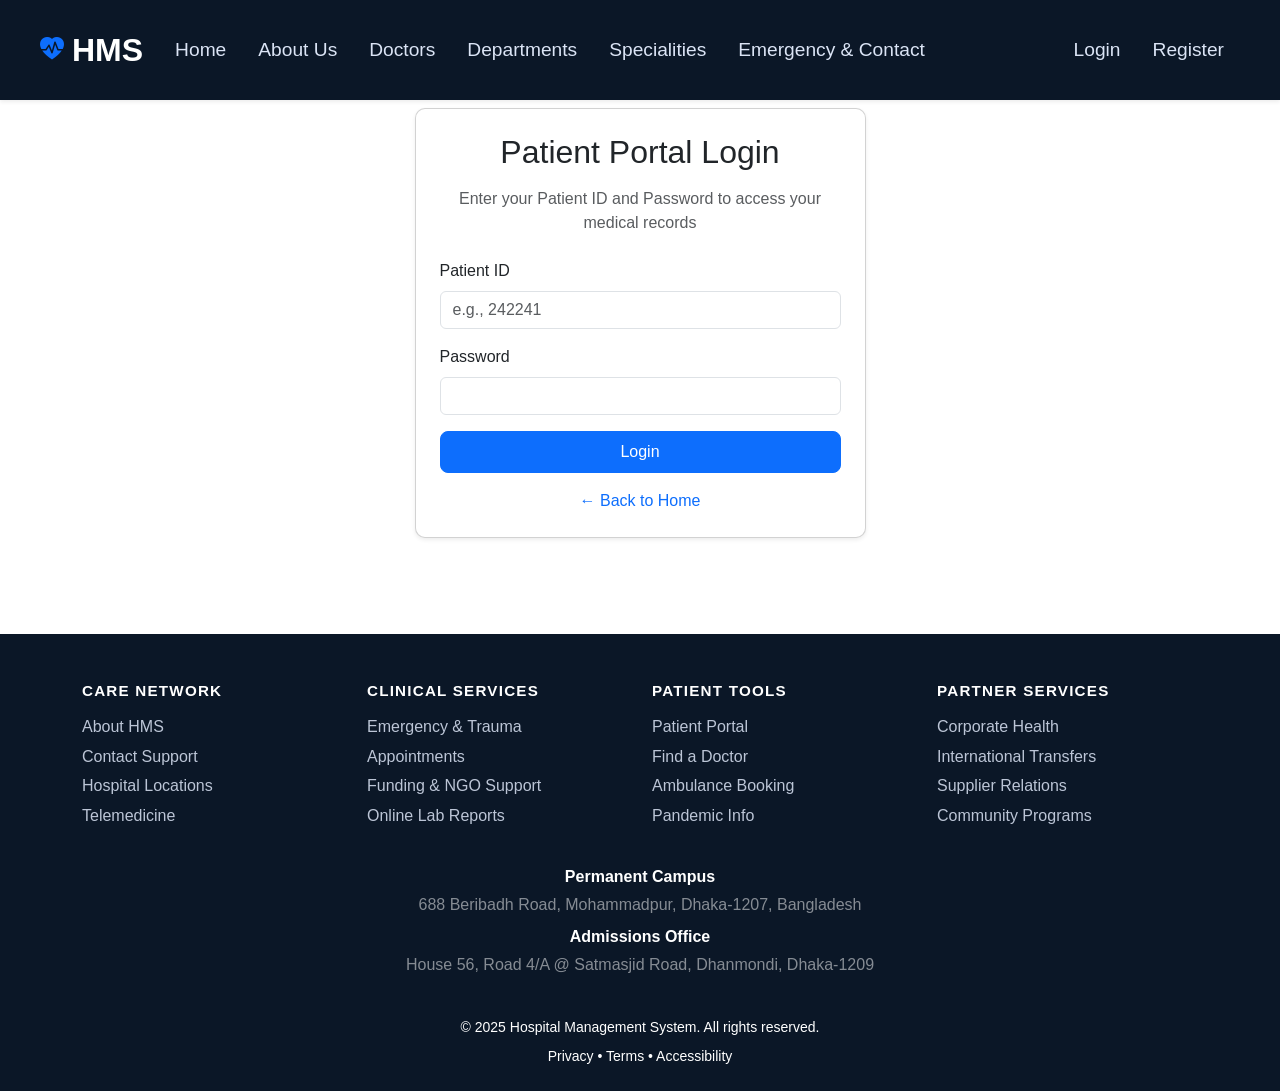
<file: HospitalManagementSystem/HospitalManagementSystem/hospital-frontend-html/patient-portal-login.html>
<!DOCTYPE html>
<html lang="en">
<head>
    <meta charset="UTF-8">
    <meta name="viewport" content="width=device-width, initial-scale=1.0">
    <title>Patient Portal - Hospital Management System</title>
    <link href="https://cdn.jsdelivr.net/npm/bootstrap@5.3.2/dist/css/bootstrap.min.css" rel="stylesheet">
    <link rel="stylesheet" href="https://cdn.jsdelivr.net/npm/bootstrap-icons@1.11.1/font/bootstrap-icons.css">
    <link rel="stylesheet" href="css/style.css">
    <style>
        /* Add padding to body to accommodate fixed navbar */
        body {
            padding-top: 60px;
        }
    </style>
</head>
<body>
    <!-- Navigation -->
    <nav class="navbar navbar-expand-lg navbar-light bg-white shadow-sm fixed-top">
        <div class="container-fluid d-flex align-items-center h-100 px-3">
            <a class="navbar-brand d-flex align-items-center ms-4" href="index.html">
                <i class="bi bi-heart-pulse-fill text-primary me-2 fs-4"></i>
                <span class="fw-bold">HMS</span>
            </a>
            <button class="navbar-toggler" type="button" data-bs-toggle="collapse" data-bs-target="#navbarNav">
                <span class="navbar-toggler-icon"></span>
            </button>
            <div class="collapse navbar-collapse" id="navbarNav">
                <ul class="navbar-nav me-auto">
                    <li class="nav-item"><a class="nav-link" href="index.html">Home</a></li>
                    <li class="nav-item"><a class="nav-link" href="about.html">About Us</a></li>
                    <li class="nav-item"><a class="nav-link" href="doctors.html">Doctors</a></li>
                    <li class="nav-item"><a class="nav-link" href="departments.html">Departments</a></li>
                    <li class="nav-item"><a class="nav-link" href="index.html#specialities">Specialities</a></li>
                    <li class="nav-item"><a class="nav-link" href="emergency.html">Emergency &amp; Contact</a></li>
                </ul>
                <ul class="navbar-nav ms-auto me-4">
                    <li class="nav-item"><a class="nav-link" href="login.html">Login</a></li>
                    <li class="nav-item"><a class="nav-link" href="register.html">Register</a></li>
                </ul>
            </div>
        </div>
    </nav>

    <!-- Login Form -->
    <div id="loginSection" class="container my-5">
        <div class="row justify-content-center">
            <div class="col-md-6 col-lg-5">
                <div class="card shadow-sm">
                    <div class="card-body p-4">
                        <h2 class="text-center mb-3">Patient Portal Login</h2>
                        <p class="text-center text-muted mb-4">Enter your Patient ID and Password to access your medical records</p>
                        <form id="loginForm">
                            <div class="mb-3">
                                <label class="form-label">Patient ID</label>
                                    <input type="text" class="form-control" id="patientId" required placeholder="e.g., 242241">
                            </div>
                            <div class="mb-3">
                                <label class="form-label">Password</label>
                                <input type="password" class="form-control" id="password" required>
                                </div>
                            <div class="alert alert-danger d-none" id="errorMessage" role="alert">Invalid Patient ID or Password</div>
                            <button type="submit" class="btn btn-primary w-100 mb-3">Login</button>
                            <div class="text-center">
                                <a href="index.html" class="text-decoration-none">← Back to Home</a>
                            </div>
                        </form>
                    </div>
                </div>
            </div>
        </div>
    </div>

    <!-- Patient Portal Dashboard -->
    <div id="portalSection" class="container my-5 d-none">
        <div class="card shadow-sm mb-4">
            <div class="card-header bg-primary text-white">
                <h4 class="mb-0">Patient Portal</h4>
                <p class="mb-0 mt-2">Welcome, <span id="patientName"></span></p>
            </div>
            <div class="card-body">
                <ul class="nav nav-tabs mb-3" role="tablist">
                    <li class="nav-item" role="presentation">
                        <button class="nav-link active" id="personal-tab" data-bs-toggle="tab" data-bs-target="#personal" type="button" role="tab">Personal Details</button>
                    </li>
                    <li class="nav-item" role="presentation">
                        <button class="nav-link" id="history-tab" data-bs-toggle="tab" data-bs-target="#history" type="button" role="tab">Medical History</button>
                    </li>
                    <li class="nav-item" role="presentation">
                        <button class="nav-link" id="reports-tab" data-bs-toggle="tab" data-bs-target="#reports" type="button" role="tab">Current Reports</button>
                    </li>
                </ul>
                <div class="tab-content">
                    <div class="tab-pane fade show active" id="personal" role="tabpanel">
                        <div class="card bg-light">
                            <div class="card-body">
                                <h5 class="card-title">Personal Information</h5>
                                <p><strong>Patient ID:</strong> <span id="displayPatientId"></span></p>
                                <p><strong>Name:</strong> <span id="displayName"></span></p>
                                <p><strong>Age:</strong> <span id="displayAge"></span></p>
                                <p><strong>Gender:</strong> <span id="displayGender"></span></p>
                                <p><strong>Address:</strong> <span id="displayAddress"></span></p>
                                <p><strong>Phone:</strong> <span id="displayPhone"></span></p>
                                <p><strong>Email:</strong> <span id="displayEmail"></span></p>
                                <p><strong>Blood Group:</strong> <span id="displayBloodGroup"></span></p>
                            </div>
                        </div>
                    </div>
                    <div class="tab-pane fade" id="history" role="tabpanel">
                        <div id="historyList">
                            <p class="text-center text-muted py-5">Loading medical history...</p>
                        </div>
                    </div>
                    <div class="tab-pane fade" id="reports" role="tabpanel">
                        <div id="reportsList">
                            <p class="text-center text-muted py-5">Loading reports...</p>
                        </div>
                    </div>
                </div>
                <button class="btn btn-secondary mt-3" onclick="logout()">Logout</button>
            </div>
        </div>
    </div>

    <!-- Footer -->
    <footer class="site-footer pt-5 pb-4 mt-5">
        <div class="container">
            <div class="row g-4">
                <div class="col-md-3">
                    <h6 class="footer-heading">Care Network</h6>
                    <ul class="footer-links">
                        <li><a href="#">About HMS</a></li>
                        <li><a href="#">Contact Support</a></li>
                        <li><a href="#">Hospital Locations</a></li>
                        <li><a href="#">Telemedicine</a></li>
                    </ul>
                </div>
                <div class="col-md-3">
                    <h6 class="footer-heading">Clinical Services</h6>
                    <ul class="footer-links">
                        <li><a href="#">Emergency & Trauma</a></li>
                        <li><a href="#">Appointments</a></li>
                        <li><a href="#">Funding & NGO Support</a></li>
                        <li><a href="#">Online Lab Reports</a></li>
                    </ul>
                </div>
                <div class="col-md-3">
                    <h6 class="footer-heading">Patient Tools</h6>
                    <ul class="footer-links">
                        <li><a href="#">Patient Portal</a></li>
                        <li><a href="#">Find a Doctor</a></li>
                        <li><a href="#">Ambulance Booking</a></li>
                        <li><a href="#">Pandemic Info</a></li>
                    </ul>
                </div>
                <div class="col-md-3">
                    <h6 class="footer-heading">Partner Services</h6>
                    <ul class="footer-links">
                        <li><a href="#">Corporate Health</a></li>
                        <li><a href="#">International Transfers</a></li>
                        <li><a href="#">Supplier Relations</a></li>
                        <li><a href="#">Community Programs</a></li>
                    </ul>
                </div>
            </div>
            <div class="row g-4 mt-2">
                <div class="col-12 col-lg-8 mx-auto text-center">
                    <p class="mb-1 fw-semibold text-white">Permanent Campus</p>
                    <p class="mb-2 text-white-50">688 Beribadh Road, Mohammadpur, Dhaka-1207, Bangladesh</p>
                    <p class="mb-1 fw-semibold text-white">Admissions Office</p>
                    <p class="mb-0 text-white-50">House 56, Road 4/A @ Satmasjid Road, Dhanmondi, Dhaka-1209</p>
                </div>
            </div>
            <div class="row g-4 mt-3">
                <div class="col-12 text-center">
                    <p class="mb-2 small text-white">&copy; 2025 Hospital Management System. All rights reserved.</p>
                    <p class="mb-0 small text-white">Privacy • Terms • Accessibility</p>
                </div>
            </div>
        </div>
    </footer>

    <script src="https://cdn.jsdelivr.net/npm/bootstrap@5.3.2/dist/js/bootstrap.bundle.min.js"></script>
    <script>
        const API_BASE = 'http://localhost:8080/api';
        let currentPatient = null;

        document.getElementById('loginForm').addEventListener('submit', async function(e) {
            e.preventDefault();
            const patientId = document.getElementById('patientId').value;
            const password = document.getElementById('password').value;

            try {
                const response = await fetch(`${API_BASE}/patients/login`, {
                    method: 'POST',
                    headers: { 'Content-Type': 'application/json' },
                    body: JSON.stringify({ patientId, password })
                });

                if (response.ok) {
                    currentPatient = await response.json();
                    showPortal();
                    loadPatientData();
                } else {
                    document.getElementById('errorMessage').classList.remove('d-none');
                }
            } catch (error) {
                console.error('Login error:', error);
                document.getElementById('errorMessage').classList.remove('d-none');
            }
        });

        function showPortal() {
            document.getElementById('loginSection').classList.add('d-none');
            document.getElementById('portalSection').classList.remove('d-none');
        }

        function logout() {
            document.getElementById('loginSection').classList.remove('d-none');
            document.getElementById('portalSection').classList.add('d-none');
            currentPatient = null;
            document.getElementById('loginForm').reset();
        }

        function loadPatientData() {
            if (!currentPatient) return;

            document.getElementById('patientName').textContent = currentPatient.fullName;
            document.getElementById('displayPatientId').textContent = currentPatient.patientId;
            document.getElementById('displayName').textContent = currentPatient.fullName;
            document.getElementById('displayAge').textContent = currentPatient.age || 'N/A';
            document.getElementById('displayGender').textContent = currentPatient.gender || 'N/A';
            document.getElementById('displayAddress').textContent = currentPatient.address || 'N/A';
            document.getElementById('displayPhone').textContent = currentPatient.phone || 'N/A';
            document.getElementById('displayEmail').textContent = currentPatient.email || 'N/A';
            document.getElementById('displayBloodGroup').textContent = currentPatient.bloodGroup || 'N/A';
        }

        // Load reports when tab is clicked
        document.getElementById('history-tab').addEventListener('shown.bs.tab', function() {
            loadReports();
        });
        document.getElementById('reports-tab').addEventListener('shown.bs.tab', function() {
            loadReports();
        });

        async function loadReports() {
            if (!currentPatient) return;

            try {
                const response = await fetch(`${API_BASE}/reports/patient/${currentPatient.id}`);
                const reports = await response.json();

                const reportsHtml = reports.map(report => `
                    <div class="card mb-3">
                        <div class="card-body">
                            <h5 class="card-title">${report.reportType}</h5>
                            <p class="card-text"><strong>Date:</strong> ${new Date(report.reportDate).toLocaleDateString()}</p>
                            <p class="card-text"><strong>Doctor Notes:</strong> ${report.doctorNotes || 'N/A'}</p>
                            <p class="card-text"><strong>Test Results:</strong> ${report.testResults || 'N/A'}</p>
                            ${report.fileUrl ? `<a href="${report.fileUrl}" target="_blank" class="btn btn-sm btn-primary">Download Report</a>` : ''}
                        </div>
                    </div>
                `).join('');

                document.getElementById('reportsList').innerHTML = reportsHtml || '<p class="text-center text-muted py-5">No reports available.</p>';
                document.getElementById('historyList').innerHTML = reportsHtml || '<p class="text-center text-muted py-5">No medical history available.</p>';
            } catch (error) {
                console.error('Error loading reports:', error);
                document.getElementById('reportsList').innerHTML = '<p class="text-center text-danger py-5">Error loading reports.</p>';
            }
        }
    </script>
</body>
</html>
</file>
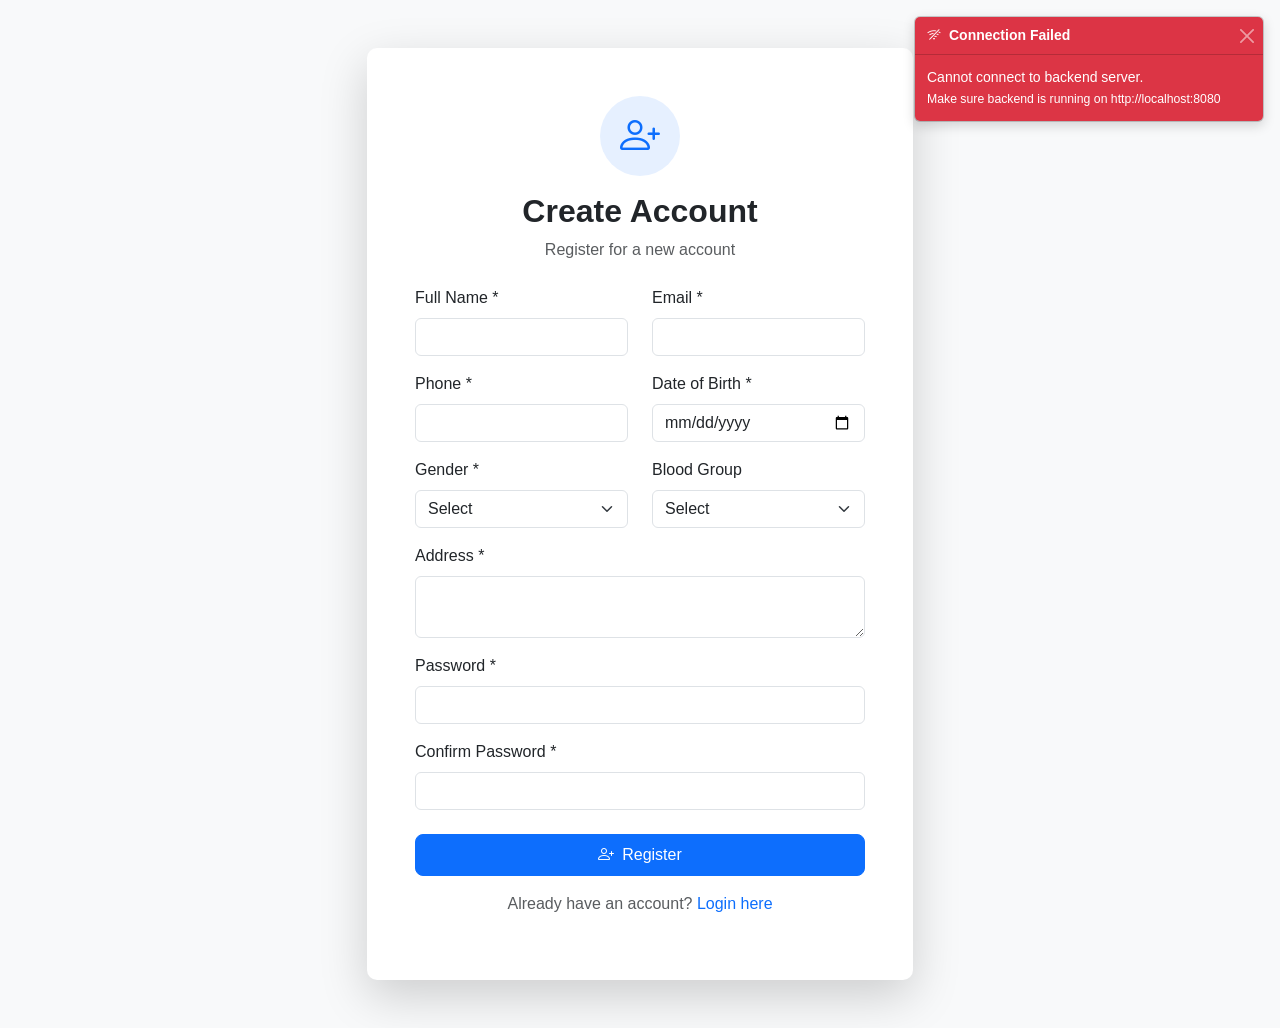
<file: HospitalManagementSystem/HospitalManagementSystem/hospital-frontend-html/register.html>
<!DOCTYPE html>
<html lang="en">
<head>
    <meta charset="UTF-8">
    <meta name="viewport" content="width=device-width, initial-scale=1.0">
    <title>Register - Hospital Management System</title>
    <link href="https://cdn.jsdelivr.net/npm/bootstrap@5.3.2/dist/css/bootstrap.min.css" rel="stylesheet">
    <link rel="stylesheet" href="https://cdn.jsdelivr.net/npm/bootstrap-icons@1.11.1/font/bootstrap-icons.css">
    <link rel="stylesheet" href="css/style.css">
</head>
<body class="bg-light">
    <!-- Connection Status Notification -->
    <div class="position-fixed top-0 end-0 p-3" style="z-index: 9999;">
        <div id="connectionToast" class="toast" role="alert" aria-live="assertive" aria-atomic="true">
            <div class="toast-header">
                <i class="bi bi-wifi me-2" id="connectionIcon"></i>
                <strong class="me-auto" id="connectionTitle">Checking Connection...</strong>
                <button type="button" class="btn-close" data-bs-dismiss="toast"></button>
            </div>
            <div class="toast-body" id="connectionMessage">
                Connecting to backend server...
            </div>
        </div>
    </div>

    <div class="container">
        <div class="row justify-content-center align-items-center min-vh-100 py-5">
            <div class="col-md-8 col-lg-6">
                <div class="card shadow-lg border-0">
                    <div class="card-body p-5">
                        <div class="text-center mb-4">
                            <div class="bg-primary bg-opacity-10 rounded-circle d-inline-flex align-items-center justify-content-center mb-3" style="width: 80px; height: 80px;">
                                <i class="bi bi-person-plus fs-1 text-primary"></i>
                            </div>
                            <h2 class="fw-bold">Create Account</h2>
                            <p class="text-muted">Register for a new account</p>
                        </div>

                        <div id="errorAlert"></div>
                        <div id="successAlert"></div>

                        <form id="registerForm">
                            <div class="row">
                                <div class="col-md-6 mb-3">
                                    <label class="form-label">Full Name *</label>
                                    <input type="text" class="form-control" id="fullName" required>
                                </div>
                                <div class="col-md-6 mb-3">
                                    <label class="form-label">Email *</label>
                                    <input type="email" class="form-control" id="email" required>
                                </div>
                            </div>
                            
                            <div class="row">
                                <div class="col-md-6 mb-3">
                                    <label class="form-label">Phone *</label>
                                    <input type="tel" class="form-control" id="phone" required>
                                </div>
                                <div class="col-md-6 mb-3">
                                    <label class="form-label">Date of Birth *</label>
                                    <input type="date" class="form-control" id="dateOfBirth" required>
                                </div>
                            </div>
                            
                            <div class="row">
                                <div class="col-md-6 mb-3">
                                    <label class="form-label">Gender *</label>
                                    <select class="form-select" id="gender" required>
                                        <option value="">Select</option>
                                        <option value="male">Male</option>
                                        <option value="female">Female</option>
                                        <option value="other">Other</option>
                                    </select>
                                </div>
                                <div class="col-md-6 mb-3">
                                    <label class="form-label">Blood Group</label>
                                    <select class="form-select" id="bloodGroup">
                                        <option value="">Select</option>
                                        <option value="A+">A+</option>
                                        <option value="A-">A-</option>
                                        <option value="B+">B+</option>
                                        <option value="B-">B-</option>
                                        <option value="AB+">AB+</option>
                                        <option value="AB-">AB-</option>
                                        <option value="O+">O+</option>
                                        <option value="O-">O-</option>
                                    </select>
                                </div>
                            </div>
                            
                            <div class="mb-3">
                                <label class="form-label">Address *</label>
                                <textarea class="form-control" id="address" rows="2" required></textarea>
                            </div>
                            
                            <div class="mb-3">
                                <label class="form-label">Password *</label>
                                <input type="password" class="form-control" id="password" required>
                            </div>
                            
                            <div class="mb-4">
                                <label class="form-label">Confirm Password *</label>
                                <input type="password" class="form-control" id="confirmPassword" required>
                            </div>

                            <button type="submit" class="btn btn-primary w-100 mb-3">
                                <i class="bi bi-person-plus me-2"></i>Register
                            </button>
                        </form>

                        <div class="text-center">
                            <p class="text-muted">Already have an account? <a href="login.html" class="text-decoration-none">Login here</a></p>
                        </div>
                    </div>
                </div>
            </div>
        </div>
    </div>

    <script src="https://cdn.jsdelivr.net/npm/bootstrap@5.3.2/dist/js/bootstrap.bundle.min.js"></script>
    <script src="js/api.js"></script>
    <script src="js/main.js"></script>
    <script src="js/register.js"></script>
</body>
</html>
</file>
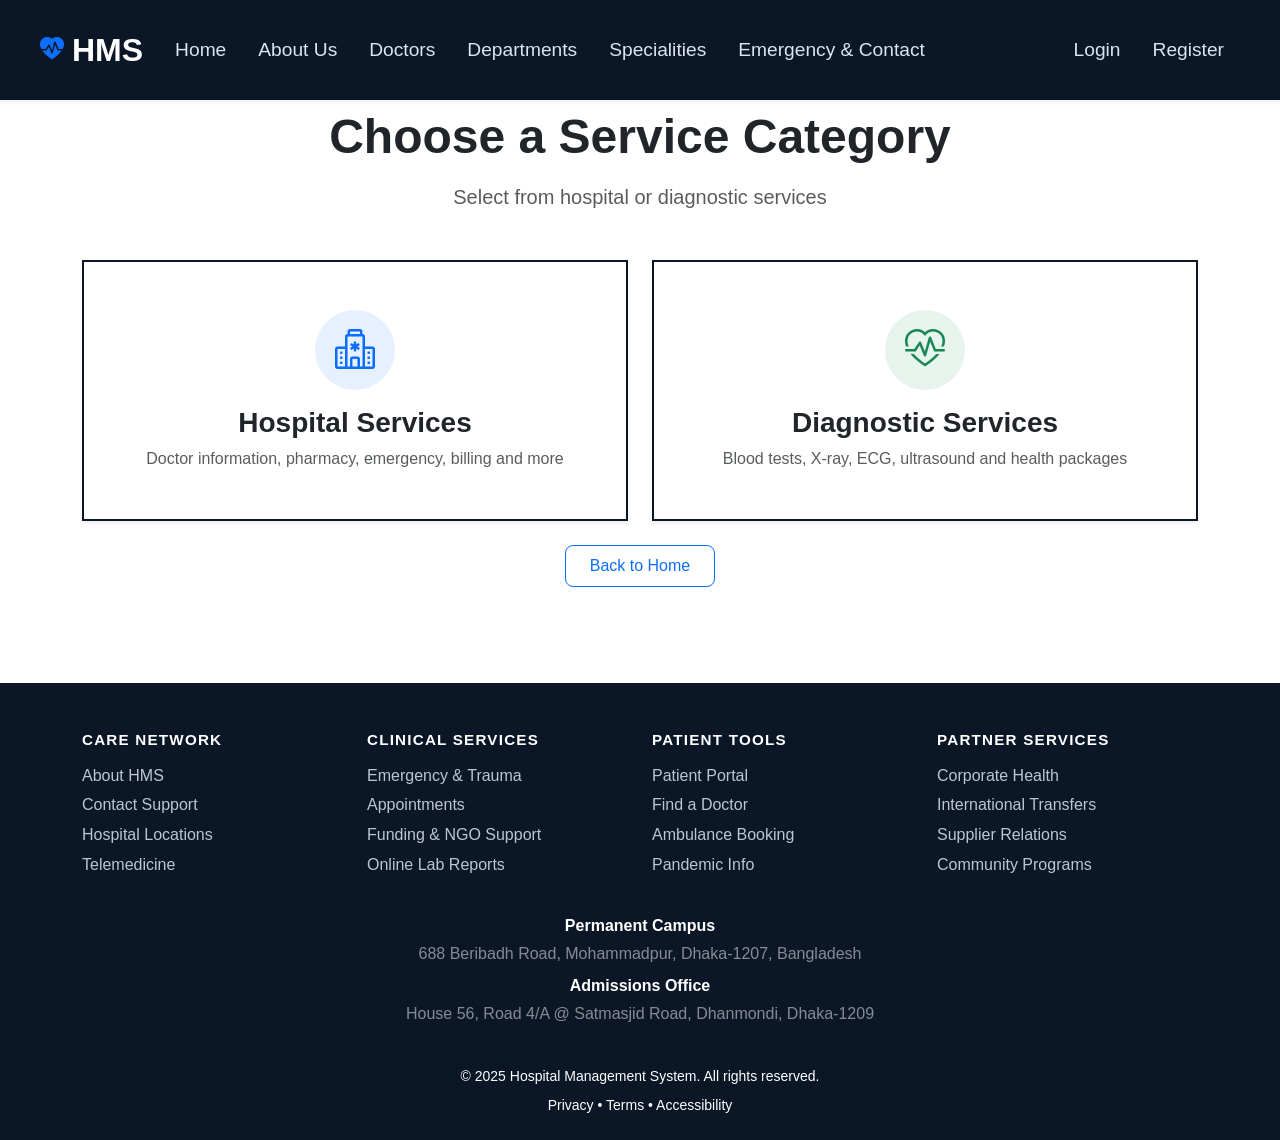
<file: HospitalManagementSystem/HospitalManagementSystem/hospital-frontend-html/services.html>
<!DOCTYPE html>
<html lang="en">
<head>
    <meta charset="UTF-8">
    <meta name="viewport" content="width=device-width, initial-scale=1.0">
    <title>Services - Hospital Management System</title>
    
    <!-- Bootstrap CSS -->
    <link href="https://cdn.jsdelivr.net/npm/bootstrap@5.3.2/dist/css/bootstrap.min.css" rel="stylesheet">
    <!-- Bootstrap Icons -->
    <link rel="stylesheet" href="https://cdn.jsdelivr.net/npm/bootstrap-icons@1.11.1/font/bootstrap-icons.css">
    <!-- Custom CSS -->
    <link rel="stylesheet" href="css/style.css">
    <style>
        /* Section visibility control */
        .app-section {
            display: none;
        }
        .app-section.active {
            display: block;
            animation: fadeIn 0.4s ease;
        }
        @keyframes fadeIn {
            from {
                opacity: 0;
                transform: translateY(10px);
            }
            to {
                opacity: 1;
                transform: translateY(0);
            }
        }
        
        /* Service card border styling */
        .card {
            border: 2px solid #0b1727 !important;
            border-radius: 0; /* Square shape */
        }
        
        /* Remove borders from internal options in Hospital and Diagnostic services */
        #hospital .card,
        #diagnostic .card {
            border: none !important;
        }
        
        /* Add padding to body to accommodate fixed navbar */
        body {
            padding-top: 60px;
        }
    </style>
</head>
<body>
    <!-- Navigation -->
    <nav class="navbar navbar-expand-lg navbar-light bg-white shadow-sm fixed-top">
        <div class="container-fluid d-flex align-items-center h-100 px-3">
            <a class="navbar-brand d-flex align-items-center ms-4" href="index.html">
                <i class="bi bi-heart-pulse-fill text-primary me-2 fs-4"></i>
                <span class="fw-bold">HMS</span>
            </a>
            <button class="navbar-toggler" type="button" data-bs-toggle="collapse" data-bs-target="#navbarNav">
                <span class="navbar-toggler-icon"></span>
            </button>
            <div class="collapse navbar-collapse" id="navbarNav">
                <ul class="navbar-nav me-auto">
                    <li class="nav-item"><a class="nav-link" href="index.html">Home</a></li>
                    <li class="nav-item"><a class="nav-link" href="about.html">About Us</a></li>
                    <li class="nav-item"><a class="nav-link" href="doctors.html">Doctors</a></li>
                    <li class="nav-item"><a class="nav-link" href="departments.html">Departments</a></li>
                    <li class="nav-item"><a class="nav-link" href="index.html#specialities">Specialities</a></li>
                    <li class="nav-item"><a class="nav-link" href="emergency.html">Emergency &amp; Contact</a></li>
                </ul>
                <ul class="navbar-nav ms-auto me-4">
                    <li class="nav-item"><a class="nav-link" href="login.html">Login</a></li>
                    <li class="nav-item"><a class="nav-link" href="register.html">Register</a></li>
                </ul>
            </div>
        </div>
    </nav>

    <!-- Main Content -->
    <main class="container my-5">
        <!-- Service Category Selection -->
        <section id="services" class="app-section active">
            <div class="text-center mb-5">
                <h2 class="display-5 fw-bold mb-3">Choose a Service Category</h2>
                <p class="lead text-muted">Select from hospital or diagnostic services</p>
            </div>
            <div class="row g-4">
                <div class="col-md-6">
                    <div class="card h-100 shadow-sm" style="cursor: pointer;" onclick="openSection('hospital')">
                        <div class="card-body text-center p-5">
                            <div class="service-icon bg-primary bg-opacity-10 rounded-circle d-inline-flex align-items-center justify-content-center mb-3" style="width: 80px; height: 80px;">
                                <i class="bi bi-hospital fs-1 text-primary"></i>
                            </div>
                            <h3 class="card-title fw-bold">Hospital Services</h3>
                            <p class="card-text text-muted">Doctor information, pharmacy, emergency, billing and more</p>
                        </div>
                    </div>
                </div>
                <div class="col-md-6">
                    <div class="card h-100 shadow-sm" style="cursor: pointer;" onclick="openSection('diagnostic')">
                        <div class="card-body text-center p-5">
                            <div class="service-icon bg-success bg-opacity-10 rounded-circle d-inline-flex align-items-center justify-content-center mb-3" style="width: 80px; height: 80px;">
                                <i class="bi bi-heart-pulse fs-1 text-success"></i>
                            </div>
                            <h3 class="card-title fw-bold">Diagnostic Services</h3>
                            <p class="card-text text-muted">Blood tests, X-ray, ECG, ultrasound and health packages</p>
                        </div>
                    </div>
                </div>
            </div>
            <div class="text-center mt-4">
                <a href="index.html" class="btn btn-outline-primary">Back to Home</a>
            </div>
        </section>

        <!-- Hospital Services -->
        <section id="hospital" class="app-section">
            <div class="text-center mb-5">
                <h2 class="display-5 fw-bold mb-3">Hospital Services</h2>
                <p class="lead text-muted">Comprehensive hospital services for all your healthcare needs</p>
            </div>
            <div class="row g-4">
                <div class="col-md-6 col-lg-3">
                    <div class="card h-100 shadow-sm border-0" style="cursor: pointer;" onclick="openSection('appointment')">
                        <div class="card-body text-center p-4">
                            <div class="service-icon bg-primary bg-opacity-10 rounded-circle d-inline-flex align-items-center justify-content-center mb-3" style="width: 60px; height: 60px;">
                                <i class="bi bi-person-badge fs-3 text-primary"></i>
                            </div>
                            <h5 class="card-title">Doctor Information</h5>
                            <p class="card-text text-muted small">Find expert doctors across all specialties</p>
                        </div>
                    </div>
                </div>
                <div class="col-md-6 col-lg-3">
                    <div class="card h-100 shadow-sm border-0" style="cursor: pointer;" onclick="openSection('pharmacy')">
                        <div class="card-body text-center p-4">
                            <div class="service-icon bg-success bg-opacity-10 rounded-circle d-inline-flex align-items-center justify-content-center mb-3" style="width: 60px; height: 60px;">
                                <i class="bi bi-capsule fs-3 text-success"></i>
                            </div>
                            <h5 class="card-title">Pharmacy</h5>
                            <p class="card-text text-muted small">24/7 pharmacy with all medicines</p>
                        </div>
                    </div>
                </div>
                <div class="col-md-6 col-lg-3">
                    <div class="card h-100 shadow-sm border-0" style="cursor: pointer;" onclick="openSection('emergency')">
                        <div class="card-body text-center p-4">
                            <div class="service-icon bg-danger bg-opacity-10 rounded-circle d-inline-flex align-items-center justify-content-center mb-3" style="width: 60px; height: 60px;">
                                <i class="bi bi-heart-pulse-fill fs-3 text-danger"></i>
                            </div>
                            <h5 class="card-title">Emergency</h5>
                            <p class="card-text text-muted small">24/7 emergency services available</p>
                        </div>
                    </div>
                </div>
                <div class="col-md-6 col-lg-3">
                    <div class="card h-100 shadow-sm border-0" style="cursor: pointer;" onclick="openSection('transfer')">
                        <div class="card-body text-center p-4">
                            <div class="service-icon bg-warning bg-opacity-10 rounded-circle d-inline-flex align-items-center justify-content-center mb-3" style="width: 60px; height: 60px;">
                                <i class="bi bi-arrow-left-right fs-3 text-warning"></i>
                            </div>
                            <h5 class="card-title">Transfer Patient List</h5>
                            <p class="card-text text-muted small">Track patient transfers between departments</p>
                        </div>
                    </div>
                </div>
                <div class="col-md-6 col-lg-3">
                    <div class="card h-100 shadow-sm border-0" style="cursor: pointer;" onclick="openSection('billing')">
                        <div class="card-body text-center p-4">
                            <div class="service-icon bg-info bg-opacity-10 rounded-circle d-inline-flex align-items-center justify-content-center mb-3" style="width: 60px; height: 60px;">
                                <i class="bi bi-receipt fs-3 text-info"></i>
                            </div>
                            <h5 class="card-title">Billing</h5>
                            <p class="card-text text-muted small">Transparent billing and payment services</p>
                        </div>
                    </div>
                </div>
                <div class="col-md-6 col-lg-3">
                    <div class="card h-100 shadow-sm border-0" style="cursor: pointer;" onclick="openSection('operation')">
                        <div class="card-body text-center p-4">
                            <div class="service-icon bg-secondary bg-opacity-10 rounded-circle d-inline-flex align-items-center justify-content-center mb-3" style="width: 60px; height: 60px;">
                                <i class="bi bi-scissors fs-3 text-secondary"></i>
                            </div>
                            <h5 class="card-title">Operation & Surgery</h5>
                            <p class="card-text text-muted small">Advanced surgical facilities</p>
                        </div>
                    </div>
                </div>
                <div class="col-md-6 col-lg-3">
                    <div class="card h-100 shadow-sm border-0" style="cursor: pointer;" onclick="openSection('admitted')">
                        <div class="card-body text-center p-4">
                            <div class="service-icon bg-primary bg-opacity-10 rounded-circle d-inline-flex align-items-center justify-content-center mb-3" style="width: 60px; height: 60px;">
                                <i class="bi bi-hospital fs-3 text-primary"></i>
                            </div>
                            <h5 class="card-title">Admitted Patient Info</h5>
                            <p class="card-text text-muted small">View admitted patients information</p>
                        </div>
                    </div>
                </div>
                <div class="col-md-6 col-lg-3">
                    <div class="card h-100 shadow-sm border-0" style="cursor: pointer;" onclick="openSection('staffs')">
                        <div class="card-body text-center p-4">
                            <div class="service-icon bg-success bg-opacity-10 rounded-circle d-inline-flex align-items-center justify-content-center mb-3" style="width: 60px; height: 60px;">
                                <i class="bi bi-people fs-3 text-success"></i>
                            </div>
                            <h5 class="card-title">Info of Staffs</h5>
                            <p class="card-text text-muted small">Hospital staff directory and contacts</p>
                        </div>
                    </div>
                </div>
            </div>
            <div class="text-center mt-4">
                <button class="btn btn-outline-secondary" onclick="openSection('services')">Back to Services</button>
            </div>
        </section>

        <!-- Doctor Information -->
        <section id="appointment" class="app-section">
            <div class="mb-4">
                <h2 class="fw-bold mb-3">Our Departments & Doctors</h2>
                <p class="text-muted">Expert doctors across all specialties</p>
            </div>
            
            <div class="card shadow-sm mb-4">
                <div class="card-header bg-primary text-white">
                    <h5 class="mb-0">Cardiology</h5>
                </div>
                <div class="card-body p-0">
                    <div class="table-responsive">
                        <table class="table table-hover mb-0">
                            <thead class="table-light">
                                <tr><th>No.</th><th>Name</th><th>Specialty</th></tr>
                            </thead>
                            <tbody>
                                <tr><td>1</td><td>Dr. James Carter</td><td>MD, Heart Specialist</td></tr>
                                <tr><td>2</td><td>Dr. Emily Stone</td><td>MBBS, MD, Cardiac Surgeon</td></tr>
                                <tr><td>3</td><td>Dr. David Miller</td><td>DM Cardiology, Interventional Cardiologist</td></tr>
                                <tr><td>4</td><td>Dr. Olivia Turner</td><td>MD, Cardiac Rehab Expert</td></tr>
                            </tbody>
                        </table>
                    </div>
                </div>
            </div>

            <div class="card shadow-sm mb-4">
                <div class="card-header bg-success text-white">
                    <h5 class="mb-0">Neurology</h5>
                </div>
                <div class="card-body p-0">
                    <div class="table-responsive">
                        <table class="table table-hover mb-0">
                            <thead class="table-light">
                                <tr><th>No.</th><th>Name</th><th>Specialty</th></tr>
                            </thead>
                            <tbody>
                                <tr><td>1</td><td>Dr. William Smith</td><td>MBBS, MD, Neurosurgeon</td></tr>
                                <tr><td>2</td><td>Dr. Ava Johnson</td><td>DM Neurology, Neurophysiologist</td></tr>
                                <tr><td>3</td><td>Dr. Benjamin Harris</td><td>MD, Stroke Specialist</td></tr>
                                <tr><td>4</td><td>Dr. Mia Thompson</td><td>DM Neurology, Neuro Rehab Expert</td></tr>
                            </tbody>
                        </table>
                    </div>
                </div>
            </div>

            <div class="card shadow-sm mb-4">
                <div class="card-header bg-info text-white">
                    <h5 class="mb-0">Orthopedics</h5>
                </div>
                <div class="card-body p-0">
                    <div class="table-responsive">
                        <table class="table table-hover mb-0">
                            <thead class="table-light">
                                <tr><th>No.</th><th>Name</th><th>Specialty</th></tr>
                            </thead>
                            <tbody>
                                <tr><td>1</td><td>Dr. Henry Davis</td><td>MS Orthopedics, Bone & Joint Specialist</td></tr>
                                <tr><td>2</td><td>Dr. Charlotte Lewis</td><td>MS Sports Medicine, Sports Injury Specialist</td></tr>
                                <tr><td>3</td><td>Dr. Samuel Harris</td><td>MS Orthopedics, Spinal Surgeon</td></tr>
                                <tr><td>4</td><td>Dr. Grace Moore</td><td>DNB Orthopedics, Pediatric Orthopedic</td></tr>
                            </tbody>
                        </table>
                    </div>
                </div>
            </div>

            <div class="card shadow-sm mb-4">
                <div class="card-header bg-warning text-dark">
                    <h5 class="mb-0">Dermatology</h5>
                </div>
                <div class="card-body p-0">
                    <div class="table-responsive">
                        <table class="table table-hover mb-0">
                            <thead class="table-light">
                                <tr><th>No.</th><th>Name</th><th>Specialty</th></tr>
                            </thead>
                            <tbody>
                                <tr><td>1</td><td>Dr. Amelia Scott</td><td>MD Dermatology, Skin Specialist</td></tr>
                                <tr><td>2</td><td>Dr. Lucas Young</td><td>MD Cosmetic Dermatology</td></tr>
                                <tr><td>3</td><td>Dr. Harper Adams</td><td>DDVL, Laser Treatment Expert</td></tr>
                                <tr><td>4</td><td>Dr. Ella Baker</td><td>MD Pediatric Dermatology</td></tr>
                            </tbody>
                        </table>
                    </div>
                </div>
            </div>

            <div class="card shadow-sm mb-4">
                <div class="card-header bg-secondary text-white">
                    <h5 class="mb-0">Counselling Centre</h5>
                </div>
                <div class="card-body p-0">
                    <div class="table-responsive">
                        <table class="table table-hover mb-0">
                            <thead class="table-light">
                                <tr><th>No.</th><th>Name</th><th>Specialty</th></tr>
                            </thead>
                            <tbody>
                                <tr><td>1</td><td>Dr. Sarah Mitchell</td><td>PhD, Clinical Psychologist</td></tr>
                                <tr><td>2</td><td>Dr. Daniel Perez</td><td>MA, Licensed Counsellor</td></tr>
                                <tr><td>3</td><td>Dr. Emily Foster</td><td>MS, Mental Health Specialist</td></tr>
                                <tr><td>4</td><td>Dr. Laura Simmons</td><td>PsyD, Child & Adolescent Counsellor</td></tr>
                            </tbody>
                        </table>
                    </div>
                </div>
            </div>

            <div class="text-center">
                <button class="btn btn-outline-secondary" onclick="openSection('hospital')">Back to Hospital Services</button>
            </div>
        </section>

        <!-- Pharmacy -->
        <section id="pharmacy" class="app-section">
            <div class="mb-4">
                <h2 class="fw-bold mb-3">Pharmacy</h2>
                <p class="text-muted">24/7 pharmacy services with all essential medicines</p>
            </div>
            <div class="card shadow-sm">
                <div class="card-header bg-success text-white">
                    <h5 class="mb-0">Available Medicines</h5>
                </div>
                <div class="card-body p-0">
                    <div class="table-responsive">
                        <table class="table table-hover mb-0">
                            <thead class="table-light">
                                <tr><th>No.</th><th>Medicine Name</th><th>Type</th><th>Price (USD)</th></tr>
                            </thead>
                            <tbody>
                                <tr><td>1</td><td>Paracetamol</td><td>Tablet</td><td>1.5</td></tr>
                                <tr><td>2</td><td>Amoxicillin</td><td>Capsule</td><td>3.2</td></tr>
                                <tr><td>3</td><td>Vitamin D</td><td>Tablet</td><td>2.0</td></tr>
                            </tbody>
                        </table>
                    </div>
                </div>
            </div>
            <div class="text-center mt-4">
                <button class="btn btn-outline-secondary" onclick="openSection('hospital')">Back to Hospital Services</button>
            </div>
        </section>

        <!-- Emergency -->
        <section id="emergency" class="app-section">
            <div class="mb-4">
                <h2 class="fw-bold mb-3">Emergency Contacts</h2>
                <p class="text-muted">24/7 emergency hotline numbers</p>
            </div>
            <div class="card shadow-sm">
                <div class="card-header bg-danger text-white">
                    <h5 class="mb-0">Emergency Services</h5>
                </div>
                <div class="card-body p-0">
                    <div class="table-responsive">
                        <table class="table table-hover mb-0">
                            <thead class="table-light">
                                <tr><th>Service</th><th>Contact Number</th></tr>
                            </thead>
                            <tbody>
                                <tr><td>Ambulance</td><td>+1-202-555-0145</td></tr>
                                <tr><td>Fire</td><td>+1-202-555-0172</td></tr>
                                <tr><td>Police</td><td>+1-202-555-0198</td></tr>
                                <tr><td>Medical Helpline</td><td>+1-202-555-0111</td></tr>
                            </tbody>
                        </table>
                    </div>
                </div>
            </div>
            <div class="text-center mt-4">
                <button class="btn btn-outline-secondary" onclick="openSection('hospital')">Back to Hospital Services</button>
            </div>
        </section>

        <!-- Transfer Patient List -->
        <section id="transfer" class="app-section">
            <div class="mb-4">
                <h2 class="fw-bold mb-3">Transfer Patient List</h2>
                <p class="text-muted">Track patient transfers between departments</p>
            </div>
            <div class="card shadow-sm">
                <div class="card-header bg-warning text-dark">
                    <h5 class="mb-0">Patient Transfers</h5>
                </div>
                <div class="card-body p-0">
                    <div class="table-responsive">
                        <table class="table table-hover mb-0">
                            <thead class="table-light">
                                <tr><th>Patient ID</th><th>Name</th><th>From Dept</th><th>To Dept</th><th>Reason</th></tr>
                            </thead>
                            <tbody>
                                <tr><td>101</td><td>John Miller</td><td>Cardiology</td><td>Neurology</td><td>Neurological Checkup</td></tr>
                                <tr><td>102</td><td>Emma Wilson</td><td>Orthopedics</td><td>Physiotherapy</td><td>Rehabilitation</td></tr>
                            </tbody>
                        </table>
                    </div>
                </div>
            </div>
            <div class="text-center mt-4">
                <button class="btn btn-outline-secondary" onclick="openSection('hospital')">Back to Hospital Services</button>
            </div>
        </section>

        <!-- Billing -->
        <section id="billing" class="app-section">
            <div class="mb-4">
                <h2 class="fw-bold mb-3">Billing</h2>
                <p class="text-muted">Transparent billing and payment information</p>
            </div>
            <div class="card shadow-sm">
                <div class="card-header bg-info text-white">
                    <h5 class="mb-0">Billing Records</h5>
                </div>
                <div class="card-body p-0">
                    <div class="table-responsive">
                        <table class="table table-hover mb-0">
                            <thead class="table-light">
                                <tr><th>Bill ID</th><th>Patient Name</th><th>Service</th><th>Amount (USD)</th><th>Date</th></tr>
                            </thead>
                            <tbody>
                                <tr><td>B101</td><td>John Miller</td><td>Cardiology</td><td>5000</td><td>12/11/2025</td></tr>
                                <tr><td>B102</td><td>Emma Wilson</td><td>Orthopedics</td><td>3200</td><td>13/11/2025</td></tr>
                            </tbody>
                        </table>
                    </div>
                </div>
            </div>
            <div class="text-center mt-4">
                <button class="btn btn-outline-secondary" onclick="openSection('hospital')">Back to Hospital Services</button>
            </div>
        </section>

        <!-- Operation & Surgery -->
        <section id="operation" class="app-section">
            <div class="mb-4">
                <h2 class="fw-bold mb-3">Operation & Surgery</h2>
                <p class="text-muted">Advanced surgical facilities and operation schedules</p>
            </div>
            <div class="card shadow-sm">
                <div class="card-header bg-secondary text-white">
                    <h5 class="mb-0">Scheduled Operations</h5>
                </div>
                <div class="card-body p-0">
                    <div class="table-responsive">
                        <table class="table table-hover mb-0">
                            <thead class="table-light">
                                <tr><th>Operation ID</th><th>Patient Name</th><th>Type</th><th>Date</th><th>Surgeon</th></tr>
                            </thead>
                            <tbody>
                                <tr><td>OP101</td><td>John Miller</td><td>Heart Surgery</td><td>12/11/2025</td><td>Dr. James Carter</td></tr>
                                <tr><td>OP102</td><td>Emma Wilson</td><td>Spinal Surgery</td><td>15/11/2025</td><td>Dr. Samuel Harris</td></tr>
                            </tbody>
                        </table>
                    </div>
                </div>
            </div>
            <div class="text-center mt-4">
                <button class="btn btn-outline-secondary" onclick="openSection('hospital')">Back to Hospital Services</button>
            </div>
        </section>

        <!-- Admitted Patient Info -->
        <section id="admitted" class="app-section">
            <div class="mb-4">
                <h2 class="fw-bold mb-3">Admitted Patient Info</h2>
                <p class="text-muted">Currently admitted patients information</p>
            </div>
            <div class="card shadow-sm">
                <div class="card-header bg-primary text-white">
                    <h5 class="mb-0">Admitted Patients</h5>
                </div>
                <div class="card-body p-0">
                    <div class="table-responsive">
                        <table class="table table-hover mb-0">
                            <thead class="table-light">
                                <tr><th>Patient ID</th><th>Name</th><th>Department</th><th>Room No.</th></tr>
                            </thead>
                            <tbody>
                                <tr><td>201</td><td>John Miller</td><td>Cardiology</td><td>101</td></tr>
                                <tr><td>202</td><td>Emma Wilson</td><td>Orthopedics</td><td>102</td></tr>
                            </tbody>
                        </table>
                    </div>
                </div>
            </div>
            <div class="text-center mt-4">
                <button class="btn btn-outline-secondary" onclick="openSection('hospital')">Back to Hospital Services</button>
            </div>
        </section>

        <!-- Info of Staffs -->
        <section id="staffs" class="app-section">
            <div class="mb-4">
                <h2 class="fw-bold mb-3">Hospital Staffs</h2>
                <p class="text-muted">Hospital staff directory and contact information</p>
            </div>
            <div class="card shadow-sm">
                <div class="card-header bg-success text-white">
                    <h5 class="mb-0">Staff Directory</h5>
                </div>
                <div class="card-body p-0">
                    <div class="table-responsive">
                        <table class="table table-hover mb-0">
                            <thead class="table-light">
                                <tr><th>ID</th><th>Name</th><th>Position</th></tr>
                            </thead>
                            <tbody>
                                <tr><td>S101</td><td>Michael Brown</td><td>Nurse</td></tr>
                                <tr><td>S102</td><td>Jessica Taylor</td><td>Receptionist</td></tr>
                            </tbody>
                        </table>
                    </div>
                </div>
            </div>
            <div class="text-center mt-4">
                <button class="btn btn-outline-secondary" onclick="openSection('hospital')">Back to Hospital Services</button>
            </div>
        </section>

        <!-- Diagnostic Services -->
        <section id="diagnostic" class="app-section">
            <div class="text-center mb-5">
                <h2 class="display-5 fw-bold mb-3">Diagnostic Services</h2>
                <p class="lead text-muted">Complete diagnostic and testing services</p>
            </div>
            <div class="row g-4">
                <div class="col-md-6 col-lg-4">
                    <div class="card h-100 shadow-sm border-0" style="cursor: pointer;" onclick="openSection('diag-blood')">
                        <div class="card-body text-center p-4">
                            <div class="service-icon bg-danger bg-opacity-10 rounded-circle d-inline-flex align-items-center justify-content-center mb-3" style="width: 60px; height: 60px;">
                                <i class="bi bi-droplet-fill fs-3 text-danger"></i>
                            </div>
                            <h5 class="card-title">Blood Test</h5>
                            <p class="card-text text-muted small">Complete blood count and analysis</p>
                        </div>
                    </div>
                </div>
                <div class="col-md-6 col-lg-4">
                    <div class="card h-100 shadow-sm border-0" style="cursor: pointer;" onclick="openSection('diag-urine')">
                        <div class="card-body text-center p-4">
                            <div class="service-icon bg-warning bg-opacity-10 rounded-circle d-inline-flex align-items-center justify-content-center mb-3" style="width: 60px; height: 60px;">
                                <i class="bi bi-moisture fs-3 text-warning"></i>
                            </div>
                            <h5 class="card-title">Urine Test</h5>
                            <p class="card-text text-muted small">Urinalysis and culture services</p>
                        </div>
                    </div>
                </div>
                <div class="col-md-6 col-lg-4">
                    <div class="card h-100 shadow-sm border-0" style="cursor: pointer;" onclick="openSection('diag-xray')">
                        <div class="card-body text-center p-4">
                            <div class="service-icon bg-info bg-opacity-10 rounded-circle d-inline-flex align-items-center justify-content-center mb-3" style="width: 60px; height: 60px;">
                                <i class="bi bi-lungs fs-3 text-info"></i>
                            </div>
                            <h5 class="card-title">X-Ray</h5>
                            <p class="card-text text-muted small">Digital X-ray imaging services</p>
                        </div>
                    </div>
                </div>
                <div class="col-md-6 col-lg-4">
                    <div class="card h-100 shadow-sm border-0" style="cursor: pointer;" onclick="openSection('diag-ecg')">
                        <div class="card-body text-center p-4">
                            <div class="service-icon bg-success bg-opacity-10 rounded-circle d-inline-flex align-items-center justify-content-center mb-3" style="width: 60px; height: 60px;">
                                <i class="bi bi-activity fs-3 text-success"></i>
                            </div>
                            <h5 class="card-title">ECG / ECHO</h5>
                            <p class="card-text text-muted small">Cardiac electrical and echo imaging</p>
                        </div>
                    </div>
                </div>
                <div class="col-md-6 col-lg-4">
                    <div class="card h-100 shadow-sm border-0" style="cursor: pointer;" onclick="openSection('diag-ultrasound')">
                        <div class="card-body text-center p-4">
                            <div class="service-icon bg-primary bg-opacity-10 rounded-circle d-inline-flex align-items-center justify-content-center mb-3" style="width: 60px; height: 60px;">
                                <i class="bi bi-camera-video fs-3 text-primary"></i>
                            </div>
                            <h5 class="card-title">Ultrasound</h5>
                            <p class="card-text text-muted small">Abdominal and obstetric ultrasounds</p>
                        </div>
                    </div>
                </div>
                <div class="col-md-6 col-lg-4">
                    <div class="card h-100 shadow-sm border-0" style="cursor: pointer;" onclick="openSection('diag-packages')">
                        <div class="card-body text-center p-4">
                            <div class="service-icon bg-secondary bg-opacity-10 rounded-circle d-inline-flex align-items-center justify-content-center mb-3" style="width: 60px; height: 60px;">
                                <i class="bi bi-file-earmark-medical fs-3 text-secondary"></i>
                            </div>
                            <h5 class="card-title">Health Packages</h5>
                            <p class="card-text text-muted small">Comprehensive health checkup packages</p>
                        </div>
                    </div>
                </div>
            </div>
            <div class="text-center mt-4">
                <button class="btn btn-outline-secondary" onclick="openSection('services')">Back to Services</button>
            </div>
        </section>

        <!-- Blood Test -->
        <section id="diag-blood" class="app-section">
            <div class="mb-4">
                <h2 class="fw-bold mb-3">Blood Test</h2>
                <p class="text-muted">Common blood tests we provide (fasting / sample requirements vary by test)</p>
            </div>
            <div class="card shadow-sm">
                <div class="card-header bg-danger text-white">
                    <h5 class="mb-0">Available Blood Tests</h5>
                </div>
                <div class="card-body p-0">
                    <div class="table-responsive">
                        <table class="table table-hover mb-0">
                            <thead class="table-light">
                                <tr><th>Test</th><th>Includes</th><th>Approx. Cost (USD)</th></tr>
                            </thead>
                            <tbody>
                                <tr><td>Complete Blood Count (CBC)</td><td>RBC, WBC, Hemoglobin, Platelets</td><td>10 - 20</td></tr>
                                <tr><td>Blood Sugar (Fasting & Random)</td><td>Glucose level check</td><td>8 - 15</td></tr>
                                <tr><td>Lipid Profile</td><td>Cholesterol, HDL, LDL, Triglycerides</td><td>25 - 45</td></tr>
                                <tr><td>Liver Function Test (LFT)</td><td>ALT, AST, Bilirubin</td><td>20 - 35</td></tr>
                            </tbody>
                        </table>
                    </div>
                </div>
            </div>
            <div class="text-center mt-4">
                <button class="btn btn-outline-secondary" onclick="openSection('diagnostic')">Back to Diagnostic Services</button>
            </div>
        </section>

        <!-- Urine Test -->
        <section id="diag-urine" class="app-section">
            <div class="mb-4">
                <h2 class="fw-bold mb-3">Urine Test</h2>
                <p class="text-muted">Urinalysis & urine culture services</p>
            </div>
            <div class="card shadow-sm">
                <div class="card-header bg-warning text-dark">
                    <h5 class="mb-0">Available Urine Tests</h5>
                </div>
                <div class="card-body p-0">
                    <div class="table-responsive">
                        <table class="table table-hover mb-0">
                            <thead class="table-light">
                                <tr><th>Test</th><th>What it checks</th><th>Approx. Cost (USD)</th></tr>
                            </thead>
                            <tbody>
                                <tr><td>Urinalysis</td><td>Protein, Glucose, pH, Ketones, Microscopy</td><td>6 - 12</td></tr>
                                <tr><td>Urine Culture</td><td>Detects urinary infections & sensitivity</td><td>20 - 35</td></tr>
                            </tbody>
                        </table>
                    </div>
                </div>
            </div>
            <div class="text-center mt-4">
                <button class="btn btn-outline-secondary" onclick="openSection('diagnostic')">Back to Diagnostic Services</button>
            </div>
        </section>

        <!-- X-Ray -->
        <section id="diag-xray" class="app-section">
            <div class="mb-4">
                <h2 class="fw-bold mb-3">X-Ray</h2>
                <p class="text-muted">Digital X-Ray imaging (chest, limbs, spine, etc.)</p>
            </div>
            <div class="card shadow-sm">
                <div class="card-header bg-info text-white">
                    <h5 class="mb-0">X-Ray Services</h5>
                </div>
                <div class="card-body p-0">
                    <div class="table-responsive">
                        <table class="table table-hover mb-0">
                            <thead class="table-light">
                                <tr><th>Type</th><th>Usage</th><th>Approx. Cost (USD)</th></tr>
                            </thead>
                            <tbody>
                                <tr><td>Chest X-Ray</td><td>Respiratory & cardiac screening</td><td>20 - 35</td></tr>
                                <tr><td>Extremity X-Ray</td><td>Bone fractures, alignment</td><td>15 - 30</td></tr>
                            </tbody>
                        </table>
                    </div>
                </div>
            </div>
            <div class="text-center mt-4">
                <button class="btn btn-outline-secondary" onclick="openSection('diagnostic')">Back to Diagnostic Services</button>
            </div>
        </section>

        <!-- ECG / ECHO -->
        <section id="diag-ecg" class="app-section">
            <div class="mb-4">
                <h2 class="fw-bold mb-3">ECG / ECHO</h2>
                <p class="text-muted">Cardiac electrical & echo imaging services</p>
            </div>
            <div class="card shadow-sm">
                <div class="card-header bg-success text-white">
                    <h5 class="mb-0">Cardiac Tests</h5>
                </div>
                <div class="card-body p-0">
                    <div class="table-responsive">
                        <table class="table table-hover mb-0">
                            <thead class="table-light">
                                <tr><th>Test</th><th>Purpose</th><th>Approx. Cost (USD)</th></tr>
                            </thead>
                            <tbody>
                                <tr><td>ECG</td><td>Detects heart rhythm & electrical issues</td><td>10 - 20</td></tr>
                                <tr><td>Echocardiography (ECHO)</td><td>Heart structure & function</td><td>50 - 90</td></tr>
                            </tbody>
                        </table>
                    </div>
                </div>
            </div>
            <div class="text-center mt-4">
                <button class="btn btn-outline-secondary" onclick="openSection('diagnostic')">Back to Diagnostic Services</button>
            </div>
        </section>

        <!-- Ultrasound -->
        <section id="diag-ultrasound" class="app-section">
            <div class="mb-4">
                <h2 class="fw-bold mb-3">Ultrasound</h2>
                <p class="text-muted">Abdominal, pelvic, obstetric, and targeted ultrasounds</p>
            </div>
            <div class="card shadow-sm">
                <div class="card-header bg-primary text-white">
                    <h5 class="mb-0">Ultrasound Services</h5>
                </div>
                <div class="card-body p-0">
                    <div class="table-responsive">
                        <table class="table table-hover mb-0">
                            <thead class="table-light">
                                <tr><th>Type</th><th>Usage</th><th>Approx. Cost (USD)</th></tr>
                            </thead>
                            <tbody>
                                <tr><td>Abdominal Ultrasound</td><td>Liver, kidneys, gallbladder, pancreas</td><td>40 - 70</td></tr>
                                <tr><td>Obstetric Ultrasound</td><td>Pregnancy monitoring</td><td>35 - 65</td></tr>
                            </tbody>
                        </table>
                    </div>
                </div>
            </div>
            <div class="text-center mt-4">
                <button class="btn btn-outline-secondary" onclick="openSection('diagnostic')">Back to Diagnostic Services</button>
            </div>
        </section>

        <!-- Health Packages -->
        <section id="diag-packages" class="app-section">
            <div class="mb-4">
                <h2 class="fw-bold mb-3">Health Packages</h2>
                <p class="text-muted">Comprehensive health checkup packages with multiple tests</p>
            </div>
            <div class="card shadow-sm">
                <div class="card-header bg-secondary text-white">
                    <h5 class="mb-0">Available Health Packages</h5>
                </div>
                <div class="card-body p-0">
                    <div class="table-responsive">
                        <table class="table table-hover mb-0">
                            <thead class="table-light">
                                <tr><th>No.</th><th>Package Name</th><th>Includes</th><th>Approx. Cost (USD)</th></tr>
                            </thead>
                            <tbody>
                                <tr>
                                    <td>1</td>
                                    <td>Basic Health Check-up</td>
                                    <td>CBC, Blood Sugar, Urine Test, Blood Pressure, BMI</td>
                                    <td>50 - 70</td>
                                </tr>
                                <tr>
                                    <td>2</td>
                                    <td>Standard Health Check-up</td>
                                    <td>CBC, Lipid Profile, LFT, KFT, ECG</td>
                                    <td>100 - 150</td>
                                </tr>
                                <tr>
                                    <td>3</td>
                                    <td>Comprehensive Health Check-up</td>
                                    <td>CBC, LFT, KFT, ECG, X-Ray, Ultrasound, Thyroid</td>
                                    <td>200 - 250</td>
                                </tr>
                                <tr>
                                    <td>4</td>
                                    <td>Senior Citizen Package</td>
                                    <td>Diabetes panel, ECG, Vision screening, Bone density (if available)</td>
                                    <td>130 - 180</td>
                                </tr>
                            </tbody>
                        </table>
                    </div>
                </div>
            </div>
            <div class="text-center mt-4">
                <button class="btn btn-outline-secondary" onclick="openSection('diagnostic')">Back to Diagnostic Services</button>
            </div>
        </section>
    </main>

    <!-- Footer -->
    <footer class="site-footer pt-5 pb-4 mt-5">
        <div class="container">
            <div class="row g-4">
                <div class="col-md-3">
                    <h6 class="footer-heading">Care Network</h6>
                    <ul class="footer-links">
                        <li><a href="#">About HMS</a></li>
                        <li><a href="#">Contact Support</a></li>
                        <li><a href="#">Hospital Locations</a></li>
                        <li><a href="#">Telemedicine</a></li>
                    </ul>
                </div>
                <div class="col-md-3">
                    <h6 class="footer-heading">Clinical Services</h6>
                    <ul class="footer-links">
                        <li><a href="#">Emergency & Trauma</a></li>
                        <li><a href="#">Appointments</a></li>
                        <li><a href="#">Funding & NGO Support</a></li>
                        <li><a href="#">Online Lab Reports</a></li>
                    </ul>
                </div>
                <div class="col-md-3">
                    <h6 class="footer-heading">Patient Tools</h6>
                    <ul class="footer-links">
                        <li><a href="#">Patient Portal</a></li>
                        <li><a href="#">Find a Doctor</a></li>
                        <li><a href="#">Ambulance Booking</a></li>
                        <li><a href="#">Pandemic Info</a></li>
                    </ul>
                </div>
                <div class="col-md-3">
                    <h6 class="footer-heading">Partner Services</h6>
                    <ul class="footer-links">
                        <li><a href="#">Corporate Health</a></li>
                        <li><a href="#">International Transfers</a></li>
                        <li><a href="#">Supplier Relations</a></li>
                        <li><a href="#">Community Programs</a></li>
                    </ul>
                </div>
            </div>
            <div class="row g-4 mt-2">
                <div class="col-12 col-lg-8 mx-auto text-center">
                    <p class="mb-1 fw-semibold text-white">Permanent Campus</p>
                    <p class="mb-2 text-white-50">688 Beribadh Road, Mohammadpur, Dhaka-1207, Bangladesh</p>
                    <p class="mb-1 fw-semibold text-white">Admissions Office</p>
                    <p class="mb-0 text-white-50">House 56, Road 4/A @ Satmasjid Road, Dhanmondi, Dhaka-1209</p>
                </div>
            </div>
            <div class="row g-4 mt-3">
                <div class="col-12 text-center">
                    <p class="mb-2 small text-white">&copy; 2025 Hospital Management System. All rights reserved.</p>
                    <p class="mb-0 small text-white">Privacy • Terms • Accessibility</p>
                </div>
            </div>
        </div>
    </footer>

    <!-- Bootstrap JS -->
    <script src="https://cdn.jsdelivr.net/npm/bootstrap@5.3.2/dist/js/bootstrap.bundle.min.js"></script>

    <script>
    function hideAll() {
      document.querySelectorAll('.app-section').forEach(s => s.classList.remove('active'));
    }
    function openSection(id) {
      hideAll();
      const el = document.getElementById(id);
      if (el) el.classList.add('active');
      window.scrollTo({ top: 0, behavior: 'smooth' });
    }
    document.addEventListener('DOMContentLoaded', function() {
      // Services section is active by default
    });
  </script>
</body>
</html>
</file>
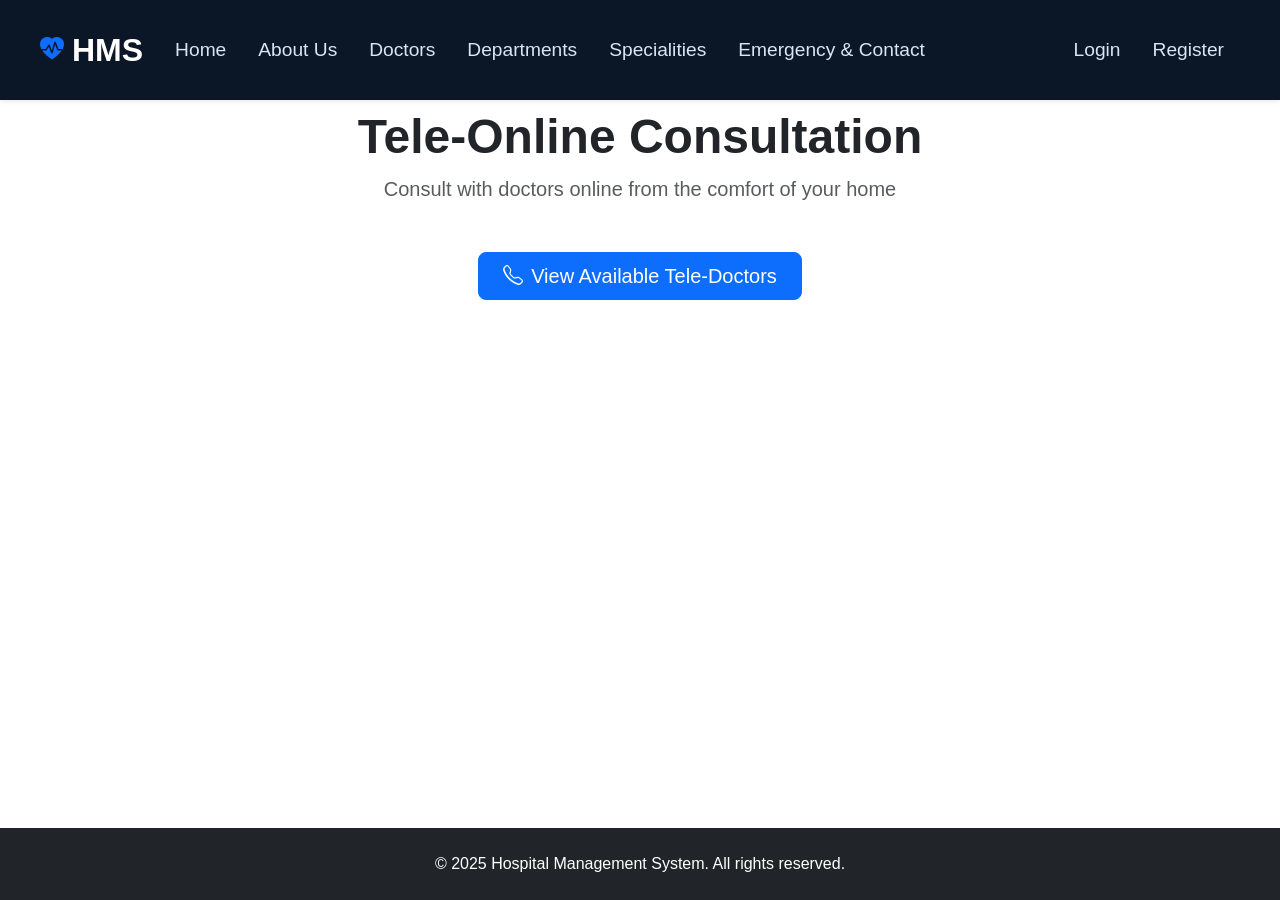
<file: HospitalManagementSystem/HospitalManagementSystem/hospital-frontend-html/tele-consultation.html>
<!DOCTYPE html>
<html lang="en">
<head>
    <meta charset="UTF-8">
    <meta name="viewport" content="width=device-width, initial-scale=1.0">
    <title>Tele-Online Consultation - Hospital Management System</title>
    <link href="https://cdn.jsdelivr.net/npm/bootstrap@5.3.2/dist/css/bootstrap.min.css" rel="stylesheet">
    <link rel="stylesheet" href="https://cdn.jsdelivr.net/npm/bootstrap-icons@1.11.1/font/bootstrap-icons.css">
    <link rel="stylesheet" href="css/style.css">
    <style>
        body {
            padding-top: 60px;
        }
    </style>
</head>
<body>
    <!-- Navigation -->
    <nav class="navbar navbar-expand-lg navbar-light bg-white shadow-sm fixed-top">
        <div class="container-fluid d-flex align-items-center h-100 px-3">
            <a class="navbar-brand d-flex align-items-center ms-4" href="index.html">
                <i class="bi bi-heart-pulse-fill text-primary me-2 fs-4"></i>
                <span class="fw-bold">HMS</span>
            </a>
            <button class="navbar-toggler" type="button" data-bs-toggle="collapse" data-bs-target="#navbarNav">
                <span class="navbar-toggler-icon"></span>
            </button>
            <div class="collapse navbar-collapse" id="navbarNav">
                <ul class="navbar-nav me-auto">
                    <li class="nav-item"><a class="nav-link" href="index.html">Home</a></li>
                    <li class="nav-item"><a class="nav-link" href="about.html">About Us</a></li>
                    <li class="nav-item"><a class="nav-link" href="doctors.html">Doctors</a></li>
                    <li class="nav-item"><a class="nav-link" href="departments.html">Departments</a></li>
                    <li class="nav-item"><a class="nav-link" href="index.html#specialities">Specialities</a></li>
                    <li class="nav-item"><a class="nav-link" href="emergency.html">Emergency &amp; Contact</a></li>
                </ul>
                <ul class="navbar-nav ms-auto me-4">
                    <li class="nav-item"><a class="nav-link" href="login.html">Login</a></li>
                    <li class="nav-item"><a class="nav-link" href="register.html">Register</a></li>
                </ul>
            </div>
        </div>
    </nav>

    <!-- Main Content -->
    <main class="container my-5">
        <div class="text-center mb-5">
            <h1 class="display-5 fw-bold">Tele-Online Consultation</h1>
            <p class="lead text-muted">Consult with doctors online from the comfort of your home</p>
        </div>

        <div class="text-center mb-4">
            <button class="btn btn-primary btn-lg" id="teleOnlineBtn">
                <i class="bi bi-telephone me-2"></i>View Available Tele-Doctors
            </button>
        </div>

        <div id="doctorListSection" class="d-none">
            <div class="row g-4" id="doctorCards"></div>
        </div>
    </main>

    <!-- Appointment Form Modal -->
    <div class="modal fade" id="formModal" tabindex="-1">
        <div class="modal-dialog modal-lg">
            <div class="modal-content">
                <div class="modal-header">
                    <h5 class="modal-title">Request Tele-Consultation</h5>
                    <button type="button" class="btn-close" data-bs-dismiss="modal"></button>
                </div>
                <div class="modal-body">
                    <form id="appointmentForm">
                        <div class="row g-3">
                            <div class="col-md-6">
                                <label class="form-label">Full Name</label>
                                <input type="text" class="form-control" id="fullname" required>
                            </div>
                            <div class="col-md-6">
                                <label class="form-label">Age</label>
                                <input type="number" class="form-control" id="age" required>
                            </div>
                            <div class="col-md-6">
                                <label class="form-label">Gender</label>
                                <select class="form-select" id="gender" required>
                                    <option value="">Select</option>
                                    <option>Male</option>
                                    <option>Female</option>
                                    <option>Other</option>
                                </select>
                            </div>
                            <div class="col-md-6">
                                <label class="form-label">Phone</label>
                                <input type="tel" class="form-control" id="phone" placeholder="+8801XXXXXXXXX" required>
                            </div>
                            <div class="col-md-6">
                                <label class="form-label">Email</label>
                                <input type="email" class="form-control" id="email" required>
                            </div>
                            <div class="col-md-6">
                                <label class="form-label">Department</label>
                                <select class="form-select" id="department" required></select>
                            </div>
                            <div class="col-md-6">
                                <label class="form-label">Doctor Name</label>
                                <input type="text" class="form-control" id="doctor" readonly>
                            </div>
                            <div class="col-md-6">
                                <label class="form-label">Preferred Date</label>
                                <input type="date" class="form-control" id="date" required>
                            </div>
                            <div class="col-md-6">
                                <label class="form-label">Preferred Time</label>
                                <select class="form-select" id="time" required>
                                    <option value="">Select</option>
                                    <option>09:00 AM - 11:00 AM</option>
                                    <option>11:00 AM - 01:00 PM</option>
                                    <option>02:00 PM - 04:00 PM</option>
                                    <option>04:00 PM - 06:00 PM</option>
                                </select>
                            </div>
                        </div>
                        <div class="mt-3">
                            <button type="submit" class="btn btn-primary w-100">Submit Request</button>
                        </div>
                    </form>
                </div>
            </div>
        </div>
    </div>

    <!-- Footer -->
    <footer class="bg-dark text-white py-4 mt-5">
        <div class="container text-center">
            <p class="mb-0">&copy; 2025 Hospital Management System. All rights reserved.</p>
        </div>
    </footer>

    <script src="https://cdn.jsdelivr.net/npm/bootstrap@5.3.2/dist/js/bootstrap.bundle.min.js"></script>
    <script>
        const API_BASE = 'http://localhost:8080/api';
        const teleOnlineBtn = document.getElementById('teleOnlineBtn');
        const doctorListSection = document.getElementById('doctorListSection');
        const formModal = new bootstrap.Modal(document.getElementById('formModal'));
        const departmentSelect = document.getElementById('department');
        const doctorInput = document.getElementById('doctor');
        let doctorsByDept = {};

        async function loadDoctors() {
            try {
                const response = await fetch(`${API_BASE}/doctors`);
                const allDoctors = await response.json();
                
                doctorsByDept = {};
                allDoctors.forEach(doc => {
                    if (!doctorsByDept[doc.department]) {
                        doctorsByDept[doc.department] = [];
                    }
                    doctorsByDept[doc.department].push(doc);
                });

                departmentSelect.innerHTML = `<option value="">Select</option>${Object.keys(doctorsByDept).map(d => `<option>${d}</option>`).join('')}`;
            } catch (error) {
                console.error('Error loading doctors:', error);
            }
        }

        teleOnlineBtn.addEventListener('click', async () => {
            await loadDoctors();
            const doctorCards = document.getElementById('doctorCards');
            doctorCards.innerHTML = '';
            
            Object.keys(doctorsByDept).forEach(dept => {
                const deptHeading = document.createElement('div');
                deptHeading.className = 'col-12';
                deptHeading.innerHTML = `<h3 class="text-primary mb-3">${dept} Department Tele-Doctors</h3>`;
                doctorCards.appendChild(deptHeading);
                
                doctorsByDept[dept].forEach(doc => {
                    const col = document.createElement('div');
                    col.className = 'col-md-6 col-lg-4';
                    col.innerHTML = `
                        <div class="card h-100 shadow-sm">
                            <div class="card-body">
                                <h5 class="card-title text-primary">${doc.name}</h5>
                                <p class="card-text"><strong>Qualification:</strong> ${doc.qualification || 'N/A'}</p>
                                <p class="card-text"><strong>Experience:</strong> ${doc.experienceLevel || 'N/A'}</p>
                                <p class="card-text"><strong>Department:</strong> ${doc.department}</p>
                                <p class="card-text text-success"><i class="bi bi-telephone me-1"></i>Tele-Consultation Available</p>
                                <button class="btn btn-primary w-100 request-btn" data-doctor="${doc.name}" data-dept="${doc.department}">Request Tele-Consultation</button>
                            </div>
                        </div>
                    `;
                    doctorCards.appendChild(col);
                });
            });
            doctorListSection.classList.remove('d-none');
        });

        document.addEventListener('click', e => {
            if (e.target && e.target.classList.contains('request-btn')) {
                const doctorName = e.target.dataset.doctor;
                const deptText = e.target.dataset.dept;
                doctorInput.value = doctorName;
                departmentSelect.value = deptText;
                formModal.show();
            }
        });

        document.getElementById('appointmentForm').addEventListener('submit', async e => {
            e.preventDefault();
            const selectedDept = departmentSelect.value.trim();
            const doctorName = doctorInput.value.trim();

            let doctorId = null;
            if (doctorsByDept[selectedDept]) {
                const doctor = doctorsByDept[selectedDept].find(d => d.name === doctorName);
                if (doctor) doctorId = doctor.id;
            }

            if (!doctorId) {
                alert(`Error: Doctor ${doctorName} not found in ${selectedDept} department.`);
                return;
            }

            const appointmentData = {
                doctorId: doctorId,
                appointmentDate: document.getElementById('date').value,
                appointmentTime: document.getElementById('time').value.split(' - ')[0],
                type: 'ONLINE',
                department: selectedDept,
                symptoms: `Tele-consultation request for ${document.getElementById('fullname').value}`
            };

            try {
                const response = await fetch(`${API_BASE}/appointments`, {
                    method: 'POST',
                    headers: { 'Content-Type': 'application/json' },
                    body: JSON.stringify(appointmentData)
                });

                if (response.ok) {
                    alert('Tele-Consultation request submitted successfully!');
                    formModal.hide();
                    document.getElementById('appointmentForm').reset();
                } else {
                    alert('Error submitting request. Please try again.');
                }
            } catch (error) {
                console.error('Error:', error);
                alert('Error submitting request. Please try again.');
            }
        });

        document.getElementById('date').setAttribute('min', new Date().toISOString().split('T')[0]);
    </script>
</body>
</html>
</file>
<file: HospitalManagementSystem/HospitalManagementSystem/hospital-frontend-html/css/style.css>
/* Custom Styles for Hospital Management System */

:root {
    --primary-color: #0d6efd;
    --secondary-color: #6c757d;
    --success-color: #198754;
    --danger-color: #dc3545;
    --warning-color: #ffc107;
    --info-color: #0dcaf0;
}

body {
    font-family: 'Segoe UI', Tahoma, Geneva, Verdana, sans-serif;
    min-height: 100vh;
    display: flex;
    flex-direction: column;
}

main {
    flex: 1;
}

/* Hero Section */
.hero-section {
    background-color: #ffffff;
    position: relative;
    overflow: hidden;
    min-height: 600px;
}

.hero-banner {
    position: absolute;
    top: 0;
    left: 0;
    right: 0;
    bottom: 0;
    width: 100%;
    height: 100%;
    border-radius: 0;
    background-image: url('../Banner/Banner.png');
    background-size: cover;
    background-position: center;
    background-repeat: no-repeat;
    z-index: 1;
}

.hero-section .container {
    position: relative;
    z-index: 2;
}

.hero-section .row {
    position: relative;
    z-index: 2;
}

@media (max-width: 991.98px) {
    .hero-banner {
        min-height: 260px;
        margin-top: 1.5rem;
    }
}

/* Navigation */
.navbar {
    background-color: #0b1727 !important;
    height: 60px;
    min-height: 100px;
}

.navbar-brand {
    font-size: 2rem;
    color: #ffffff !important;
    align-self: center;
}

.navbar-nav .nav-link {
    font-weight: 500;
    margin: 0 0.5rem;
    transition: color 0.3s;
    color: #dbe4f5 !important;
    align-self: center;
    font-size: 1.2rem;
}

.navbar-nav .nav-link:hover {
    color: #ffffff !important;
}

.navbar-toggler {
    border-color: rgba(255, 255, 255, 0.5);
}

.navbar-toggler-icon {
    filter: invert(1);
}

/* Cards */
.card {
    transition: transform 0.3s, box-shadow 0.3s;
    border-radius: 10px;
}

.card:hover {
    transform: translateY(-5px);
    box-shadow: 0 10px 25px rgba(0,0,0,0.1) !important;
}

/* Service Icons */
.service-icon, .feature-icon {
    transition: transform 0.3s;
}

.card:hover .service-icon,
.card:hover .feature-icon {
    transform: scale(1.1);
}

/* Specialities */
.speciality-card {
    transition: transform 0.4s ease, box-shadow 0.4s ease;
    opacity: 0;
    transform: translateY(24px);
}

.speciality-card.show {
    opacity: 1;
    transform: translateY(0);
}

.speciality-icon {
    width: 72px;
    height: 72px;
    font-size: 2rem;
}

.speciality-card .btn {
    width: 100%;
}

/* Funding / NGO Dashboard */
.dashboard-panel {
    background: #fff;
}

.funding-intro {
    background: linear-gradient(135deg, rgba(13, 110, 253, 0.1), rgba(111, 66, 193, 0.12));
    border-radius: 24px;
    border: 1px solid rgba(13, 110, 253, 0.35);
    box-shadow: 0 15px 35px rgba(13, 110, 253, 0.15);
}

.section-eyebrow {
    text-transform: uppercase;
    letter-spacing: 0.08em;
    font-size: 0.75rem;
    font-weight: 600;
}

.ngo-card {
    border: 1px solid rgba(13, 110, 253, 0.08);
    transition: transform 0.35s ease, box-shadow 0.35s ease;
}

.ngo-card:hover {
    transform: translateY(-6px);
    box-shadow: 0 20px 35px rgba(13, 110, 253, 0.15);
}

.ngo-icon {
    width: 72px;
    height: 72px;
}

.proposal-card {
    background: #f8fafc;
    border: 1px solid rgba(0,0,0,0.04);
}

.proposal-status {
    border-radius: 999px;
    padding: 0.35rem 1rem;
    font-weight: 600;
    font-size: 0.9rem;
}

.proposal-status.success {
    background: rgba(25, 135, 84, 0.12);
    color: #157347;
}

.proposal-status.danger {
    background: rgba(220, 53, 69, 0.12);
    color: #b02a37;
}

.proposal-status.pending {
    background: rgba(255, 193, 7, 0.18);
    color: #b58100;
}

/* Forms */
.form-control:focus,
.form-select:focus {
    border-color: var(--primary-color);
    box-shadow: 0 0 0 0.2rem rgba(13, 110, 253, 0.25);
}

/* Buttons */
.btn {
    border-radius: 8px;
    padding: 0.5rem 1.5rem;
    font-weight: 500;
    transition: all 0.3s;
}

.btn:hover {
    transform: translateY(-2px);
    box-shadow: 0 4px 8px rgba(0,0,0,0.2);
}

.navbar-nav .nav-link.btn {
    background-color: var(--primary-color);
    color: #fff !important;
    border: none;
}

.navbar-nav .nav-link.btn:hover,
.navbar-nav .nav-link.btn:focus {
    background-color: #0b5ed7;
    color: #fff !important;
}

/* Loading Spinner */
.spinner-border {
    width: 3rem;
    height: 3rem;
}

/* Alerts */
.alert {
    border-radius: 8px;
    border: none;
}

/* Tables */
.table {
    border-radius: 8px;
    overflow: hidden;
}

.table thead {
    background-color: var(--primary-color);
    color: white;
}

/* Status Badges */
.badge {
    padding: 0.5rem 1rem;
    font-weight: 500;
}

/* Footer */
footer {
    margin-top: auto;
}

.site-footer {
    background-color: #0b1727;
    color: #dbe4f5;
}

.site-footer a {
    color: #dbe4f5;
    text-decoration: none;
    opacity: 0.85;
    transition: opacity 0.2s ease;
}

.site-footer a:hover {
    opacity: 1;
}

.footer-heading {
    font-size: 0.95rem;
    text-transform: uppercase;
    letter-spacing: 0.08em;
    font-weight: 700;
    margin-bottom: 0.9rem;
    color: #ffffff;
}

.footer-links {
    list-style: none;
    padding: 0;
    margin: 0;
}

.footer-links li {
    margin-bottom: 0.35rem;
}

.footer-address {
    background: rgba(255, 255, 255, 0.04);
    border-radius: 12px;
    padding: 1.25rem;
    color: #f5f8ff;
}

.footer-bottom {
    border-top: 1px solid rgba(255,255,255,0.1);
}

/* Responsive */
@media (max-width: 768px) {
    .hero-section {
        min-height: 300px;
        text-align: center;
    }
    
    .display-4 {
        font-size: 2rem;
    }
}

/* Custom Scrollbar */
::-webkit-scrollbar {
    width: 10px;
}

::-webkit-scrollbar-track {
    background: #f1f1f1;
}

::-webkit-scrollbar-thumb {
    background: var(--primary-color);
    border-radius: 5px;
}

::-webkit-scrollbar-thumb:hover {
    background: #0a58ca;
}

/* Toast Notification Styles */
.toast {
    min-width: 300px;
    box-shadow: 0 4px 12px rgba(0, 0, 0, 0.15);
}

.toast-header {
    font-weight: 600;
}

.toast.bg-success .toast-header {
    background-color: rgba(25, 135, 84, 0.2);
    color: white;
}

.toast.bg-danger .toast-header {
    background-color: rgba(220, 53, 69, 0.2);
    color: white;
}

.toast.bg-success .btn-close {
    filter: invert(1);
}

.toast.bg-danger .btn-close {
    filter: invert(1);
}

/* Animation */
@keyframes fadeIn {
    from {
        opacity: 0;
        transform: translateY(20px);
    }
    to {
        opacity: 1;
        transform: translateY(0);
    }
}

.fade-in {
    animation: fadeIn 0.5s ease-in;
}

.MapBody {
    width: auto;
   
}

/* Emergency Ambulance Button Styles */
#emergencyAmbulanceBtn img.ambulance-icon {
    width: 56px;
    height: 56px;
    object-fit: contain;
    display: inline-block;
}

#emergencyAmbulanceBtn {
    transition: all 0.3s ease;
    display: inline-flex;
    align-items: center;
    justify-content: center;
    gap: 12px;
    min-width: 260px;
    min-height: 90px;
    user-select: none;
    -webkit-user-select: none;
    -moz-user-select: none;
    -ms-user-select: none;
}

#emergencyAmbulanceBtn:active,
#emergencyAmbulanceBtn.active {
    transform: scale(0.98);
    box-shadow: 0 0 20px rgba(220, 53, 69, 0.5);
}

#emergencyAmbulanceBtn:disabled {
    cursor: not-allowed;
    opacity: 0.9;
}

#ambulanceProgress {
    border-radius: 0 0 8px 8px;
    transition: width 0.1s linear, background-color 0.3s ease;
}
</file>
